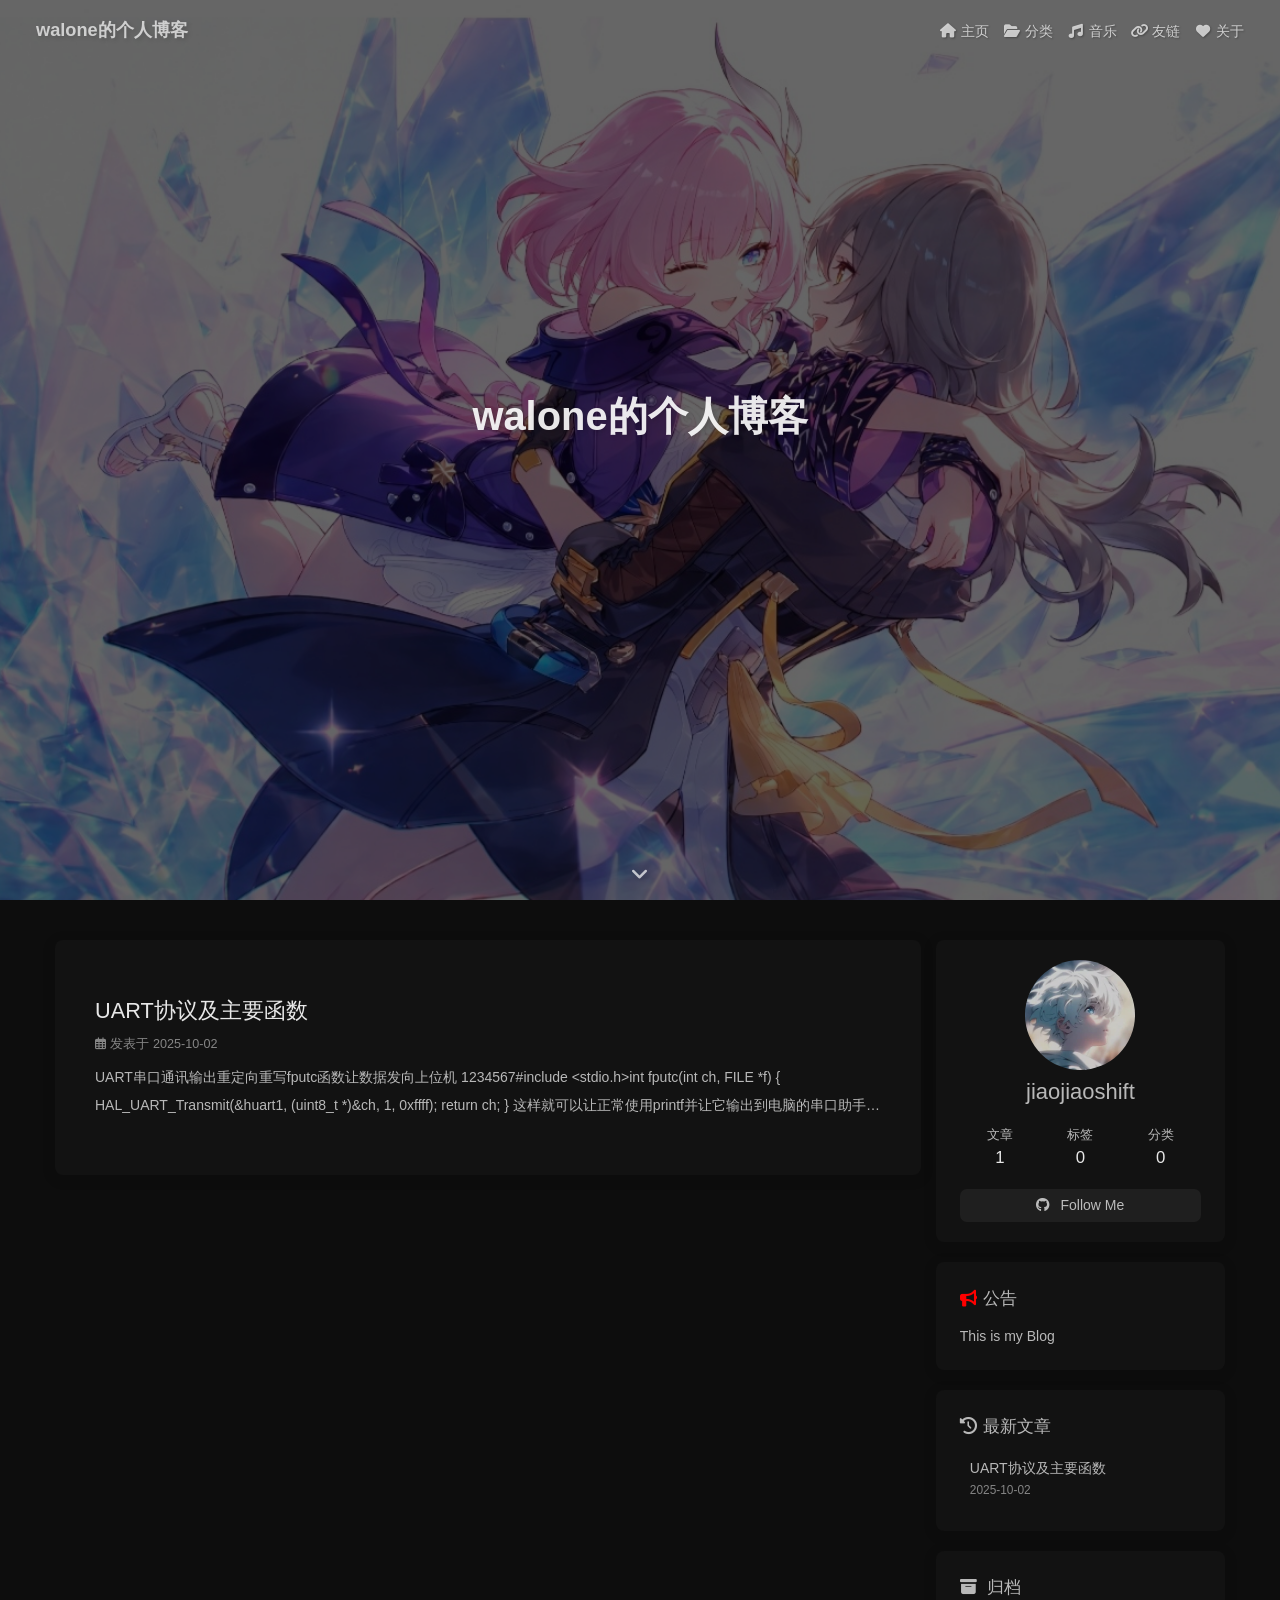
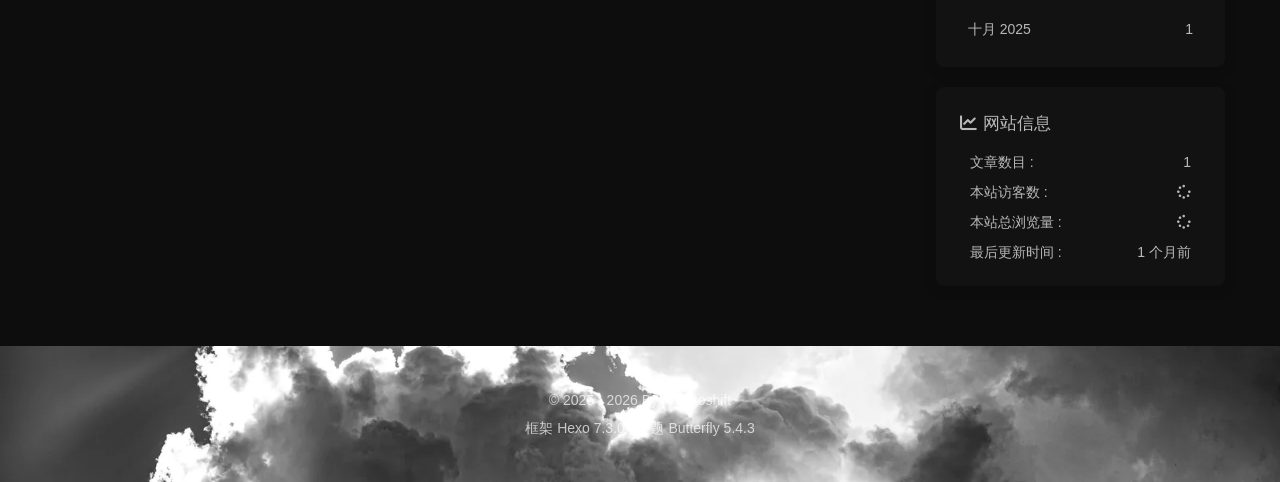
<file: index.html>
<!DOCTYPE html><html lang="zh-CN" data-theme="dark"><head><meta charset="UTF-8"><meta http-equiv="X-UA-Compatible" content="IE=edge"><meta name="viewport" content="width=device-width, initial-scale=1.0,viewport-fit=cover"><link rel="preload" as="image" type="image/jpeg" href="/assets/mainpage.jpg?v=original-32d608fe" fetchpriority="high"><title>walone的个人博客</title><meta name="author" content="jiaojiaoshift"><meta name="copyright" content="jiaojiaoshift"><meta name="format-detection" content="telephone=no"><meta name="theme-color" content="#0d0d0d"><meta property="og:type" content="website">
<meta property="og:title" content="walone的个人博客">
<meta property="og:url" content="https://philia093.moe/index.html">
<meta property="og:site_name" content="walone的个人博客">
<meta property="og:locale" content="zh_CN">
<meta property="og:image" content="https://philia093.moe/assets/head.webp">
<meta property="article:author" content="jiaojiaoshift">
<meta name="twitter:card" content="summary">
<meta name="twitter:image" content="https://philia093.moe/assets/head.webp"><script type="application/ld+json">{
  "@context": "https://schema.org",
  "@type": "WebSite",
  "name": "walone的个人博客",
  "url": "https://philia093.moe/"
}</script><link rel="shortcut icon" href="/img/favicon.ico"><link rel="canonical" href="https://philia093.moe/index.html"><link rel="preconnect" href="//busuanzi.ibruce.info"><link rel="stylesheet" href="/css/index.css"><link rel="stylesheet" href="/vendor/fontawesome/css/all.min.css"><script>
    (() => {
      
    const saveToLocal = {
      set: (key, value, ttl) => {
        if (!ttl) return
        const expiry = Date.now() + ttl * 86400000
        localStorage.setItem(key, JSON.stringify({ value, expiry }))
      },
      get: key => {
        const itemStr = localStorage.getItem(key)
        if (!itemStr) return undefined
        const { value, expiry } = JSON.parse(itemStr)
        if (Date.now() > expiry) {
          localStorage.removeItem(key)
          return undefined
        }
        return value
      }
    }

    window.btf = {
      saveToLocal,
      getScript: (url, attr = {}) => new Promise((resolve, reject) => {
        const script = document.createElement('script')
        script.src = url
        script.async = true
        Object.entries(attr).forEach(([key, val]) => script.setAttribute(key, val))
        script.onload = script.onreadystatechange = () => {
          if (!script.readyState || /loaded|complete/.test(script.readyState)) resolve()
        }
        script.onerror = reject
        document.head.appendChild(script)
      }),
      getCSS: (url, id) => new Promise((resolve, reject) => {
        const link = document.createElement('link')
        link.rel = 'stylesheet'
        link.href = url
        if (id) link.id = id
        link.onload = link.onreadystatechange = () => {
          if (!link.readyState || /loaded|complete/.test(link.readyState)) resolve()
        }
        link.onerror = reject
        document.head.appendChild(link)
      }),
      addGlobalFn: (key, fn, name = false, parent = window) => {
        if (!false && key.startsWith('pjax')) return
        const globalFn = parent.globalFn || {}
        globalFn[key] = globalFn[key] || {}
        globalFn[key][name || Object.keys(globalFn[key]).length] = fn
        parent.globalFn = globalFn
      }
    }
  
      
      const activateDarkMode = () => {
        document.documentElement.setAttribute('data-theme', 'dark')
        if (document.querySelector('meta[name="theme-color"]') !== null) {
          document.querySelector('meta[name="theme-color"]').setAttribute('content', '#0d0d0d')
        }
      }
      const activateLightMode = () => {
        document.documentElement.setAttribute('data-theme', 'light')
        if (document.querySelector('meta[name="theme-color"]') !== null) {
          document.querySelector('meta[name="theme-color"]').setAttribute('content', '#ffffff')
        }
      }

      btf.activateDarkMode = activateDarkMode
      btf.activateLightMode = activateLightMode

      const theme = saveToLocal.get('theme')
    
          theme === 'dark' ? activateDarkMode() : theme === 'light' ? activateLightMode() : null
        
      
      const asideStatus = saveToLocal.get('aside-status')
      if (asideStatus !== undefined) {
        document.documentElement.classList.toggle('hide-aside', asideStatus === 'hide')
      }
    
      
    const detectApple = () => {
      if (/iPad|iPhone|iPod|Macintosh/.test(navigator.userAgent)) {
        document.documentElement.classList.add('apple')
      }
    }
    detectApple()
  
    })()
  </script><script>const GLOBAL_CONFIG = {
  root: '/',
  algolia: undefined,
  localSearch: undefined,
  translate: undefined,
  highlight: {"plugin":"highlight.js","highlightCopy":true,"highlightLang":true,"highlightHeightLimit":false,"highlightFullpage":false,"highlightMacStyle":false},
  copy: {
    success: '复制成功',
    error: '复制失败',
    noSupport: '浏览器不支持'
  },
  relativeDate: {
    homepage: false,
    post: false
  },
  runtime: '',
  dateSuffix: {
    just: '刚刚',
    min: '分钟前',
    hour: '小时前',
    day: '天前',
    month: '个月前'
  },
  copyright: undefined,
  lightbox: 'null',
  Snackbar: undefined,
  infinitegrid: {
    js: 'https://cdn.jsdelivr.net/npm/@egjs/infinitegrid/dist/infinitegrid.min.js',
    buttonText: '加载更多'
  },
  isPhotoFigcaption: false,
  islazyloadPlugin: false,
  isAnchor: false,
  percent: {
    toc: true,
    rightside: false,
  },
  autoDarkmode: false
}</script><script id="config-diff">var GLOBAL_CONFIG_SITE = {
  title: 'walone的个人博客',
  isHighlightShrink: false,
  isToc: false,
  pageType: 'home'
}</script><link rel="stylesheet" href="/css/performance.css?v=original-dark-20261012"><meta name="generator" content="Hexo 7.3.0"><noscript><style>#footer{background-image:url("/assets/bottom.webp")}</style></noscript></head><body><div id="sidebar"><div id="menu-mask"></div><div id="sidebar-menus"><div class="avatar-img text-center"><img src="/assets/head.webp" onerror="this.onerror=null;this.src='/img/friend_404.gif'" alt="avatar" loading="lazy" decoding="async" width="256" height="256"></div><div class="site-data text-center"><a href="/archives/"><div class="headline">文章</div><div class="length-num">1</div></a><a href="/tags/"><div class="headline">标签</div><div class="length-num">0</div></a><a href="/categories/"><div class="headline">分类</div><div class="length-num">0</div></a></div><div class="menus_items"><div class="menus_item"><a class="site-page" href="/"><i class="fa-fw fas fa-home"></i><span> 主页</span></a></div><div class="menus_item"><a class="site-page" href="/categories/"><i class="fa-fw fas fa-folder-open"></i><span> 分类</span></a></div><div class="menus_item"><a class="site-page" href="/music/"><i class="fa-fw fas fa-music"></i><span> 音乐</span></a></div><div class="menus_item"><a class="site-page" href="/link/"><i class="fa-fw fas fa-link"></i><span> 友链</span></a></div><div class="menus_item"><a class="site-page" href="/about/"><i class="fa-fw fas fa-heart"></i><span> 关于</span></a></div></div></div></div><div class="page" id="body-wrap"><header class="full_page optimized-hero" id="page-header" style=""><nav id="nav"><span id="blog-info"><a class="nav-site-title" href="/"><span class="site-name">walone的个人博客</span></a></span><div id="menus"><div class="menus_items"><div class="menus_item"><a class="site-page" href="/"><i class="fa-fw fas fa-home"></i><span> 主页</span></a></div><div class="menus_item"><a class="site-page" href="/categories/"><i class="fa-fw fas fa-folder-open"></i><span> 分类</span></a></div><div class="menus_item"><a class="site-page" href="/music/"><i class="fa-fw fas fa-music"></i><span> 音乐</span></a></div><div class="menus_item"><a class="site-page" href="/link/"><i class="fa-fw fas fa-link"></i><span> 友链</span></a></div><div class="menus_item"><a class="site-page" href="/about/"><i class="fa-fw fas fa-heart"></i><span> 关于</span></a></div></div><div id="toggle-menu"><span class="site-page"><i class="fas fa-bars fa-fw"></i></span></div></div></nav><div id="site-info"><h1 id="site-title">walone的个人博客</h1></div><div id="scroll-down"><i class="fas fa-angle-down scroll-down-effects"></i></div></header><main class="layout" id="content-inner"><div class="recent-posts nc" id="recent-posts"><div class="recent-post-items"><div class="recent-post-item"><div class="recent-post-info no-cover"><a class="article-title" href="/2025/10/02/UART%E5%85%B3%E4%BA%8E%E4%B8%AD%E6%96%AD%E7%9A%84%E9%97%AE%E9%A2%98/" title="UART协议及主要函数">UART协议及主要函数</a><div class="article-meta-wrap"><span class="post-meta-date"><i class="far fa-calendar-alt"></i><span class="article-meta-label">发表于</span><time datetime="2025-10-01T16:01:15.834Z" title="发表于 2025-10-02 00:01:15">2025-10-02</time></span></div><div class="content">UART串口通讯输出重定向重写fputc函数让数据发向上位机 1234567#include &lt;stdio.h&gt;int fputc(int ch, FILE *f) {		HAL_UART_Transmit(&amp;huart1, (uint8_t *)&amp;ch, 1, 0xffff);		return ch; }  这样就可以让正常使用printf并让它输出到电脑的串口助手以方便调试。 阻塞模式：主要函数阻塞模式意味着该函数会一直停留在当前调用位置，直到数据发送完成或发生超时。这种模式可能会 导致程序在数据传输期间停止响应其他任务，因此它适合较短时间的通信任务。 串口阻塞方式接收函数HAL_UART_Receive12HAL_StatusTypeDef HAL_UART_Receive(UART_HandleTypeDef *huart, uint8_t *pData, uint16_t Size, uint32_t Timeout)    串口阻塞方式发送函数HAL_UART_Transmit12HAL_StatusTypeDef HA...</div></div></div></div></div><div class="aside-content" id="aside-content"><div class="card-widget card-info text-center"><div class="avatar-img"><img src="/assets/head.webp" onerror="this.onerror=null;this.src='/img/friend_404.gif'" alt="avatar" loading="lazy" decoding="async" width="256" height="256"></div><div class="author-info-name">jiaojiaoshift</div><div class="author-info-description"></div><div class="site-data"><a href="/archives/"><div class="headline">文章</div><div class="length-num">1</div></a><a href="/tags/"><div class="headline">标签</div><div class="length-num">0</div></a><a href="/categories/"><div class="headline">分类</div><div class="length-num">0</div></a></div><a id="card-info-btn" target="_blank" rel="noopener" href="https://github.com/xxxxxx"><i class="fab fa-github"></i><span>Follow Me</span></a></div><div class="card-widget card-announcement"><div class="item-headline"><i class="fas fa-bullhorn fa-shake"></i><span>公告</span></div><div class="announcement_content">This is my Blog</div></div><div class="sticky_layout"><div class="card-widget card-recent-post"><div class="item-headline"><i class="fas fa-history"></i><span>最新文章</span></div><div class="aside-list"><div class="aside-list-item no-cover"><div class="content"><a class="title" href="/2025/10/02/UART%E5%85%B3%E4%BA%8E%E4%B8%AD%E6%96%AD%E7%9A%84%E9%97%AE%E9%A2%98/" title="UART协议及主要函数">UART协议及主要函数</a><time datetime="2025-10-01T16:01:15.834Z" title="发表于 2025-10-02 00:01:15">2025-10-02</time></div></div></div></div><div class="card-widget card-archives">
    <div class="item-headline">
      <i class="fas fa-archive"></i>
      <span>归档</span>
      
    </div>
  
    <ul class="card-archive-list">
      
        <li class="card-archive-list-item">
          <a class="card-archive-list-link" href="/archives/2025/10/">
            <span class="card-archive-list-date">
              十月 2025
            </span>
            <span class="card-archive-list-count">1</span>
          </a>
        </li>
      
    </ul>
  </div><div class="card-widget card-webinfo"><div class="item-headline"><i class="fas fa-chart-line"></i><span>网站信息</span></div><div class="webinfo"><div class="webinfo-item"><div class="item-name">文章数目 :</div><div class="item-count">1</div></div><div class="webinfo-item"><div class="item-name">本站访客数 :</div><div class="item-count" id="busuanzi_value_site_uv"><i class="fa-solid fa-spinner fa-spin"></i></div></div><div class="webinfo-item"><div class="item-name">本站总浏览量 :</div><div class="item-count" id="busuanzi_value_site_pv"><i class="fa-solid fa-spinner fa-spin"></i></div></div><div class="webinfo-item"><div class="item-name">最后更新时间 :</div><div class="item-count" id="last-push-date" data-lastpushdate="2026-10-17T18:55:48.704Z"><i class="fa-solid fa-spinner fa-spin"></i></div></div></div></div></div></div></main><footer id="footer" style="" data-deferred-background="/assets/bottom.webp"><div class="footer-other"><div class="footer-copyright"><span class="copyright">©&nbsp;2025 - 2026 By jiaojiaoshift</span><span class="framework-info"><span>框架 </span><a target="_blank" rel="noopener" href="https://hexo.io">Hexo 7.3.0</a><span class="footer-separator">|</span><span>主题 </span><a target="_blank" rel="noopener" href="https://github.com/jerryc127/hexo-theme-butterfly">Butterfly 5.4.3</a></span></div></div></footer></div><div id="rightside"><div id="rightside-config-hide"><button id="darkmode" type="button" title="日间和夜间模式切换"><i class="fas fa-adjust"></i></button><button id="hide-aside-btn" type="button" title="单栏和双栏切换"><i class="fas fa-arrows-alt-h"></i></button></div><div id="rightside-config-show"><button id="rightside-config" type="button" title="设置"><i class="fas fa-cog fa-spin"></i></button><button id="go-up" type="button" title="回到顶部"><span class="scroll-percent"></span><i class="fas fa-arrow-up"></i></button></div></div><div><script src="/js/utils.js"></script><script src="/js/main.js"></script><div class="js-pjax"></div><script defer="" src="/js/performance.js"></script><script async="" data-pjax="" src="//busuanzi.ibruce.info/busuanzi/2.3/busuanzi.pure.mini.js"></script></div></body></html>
</file>
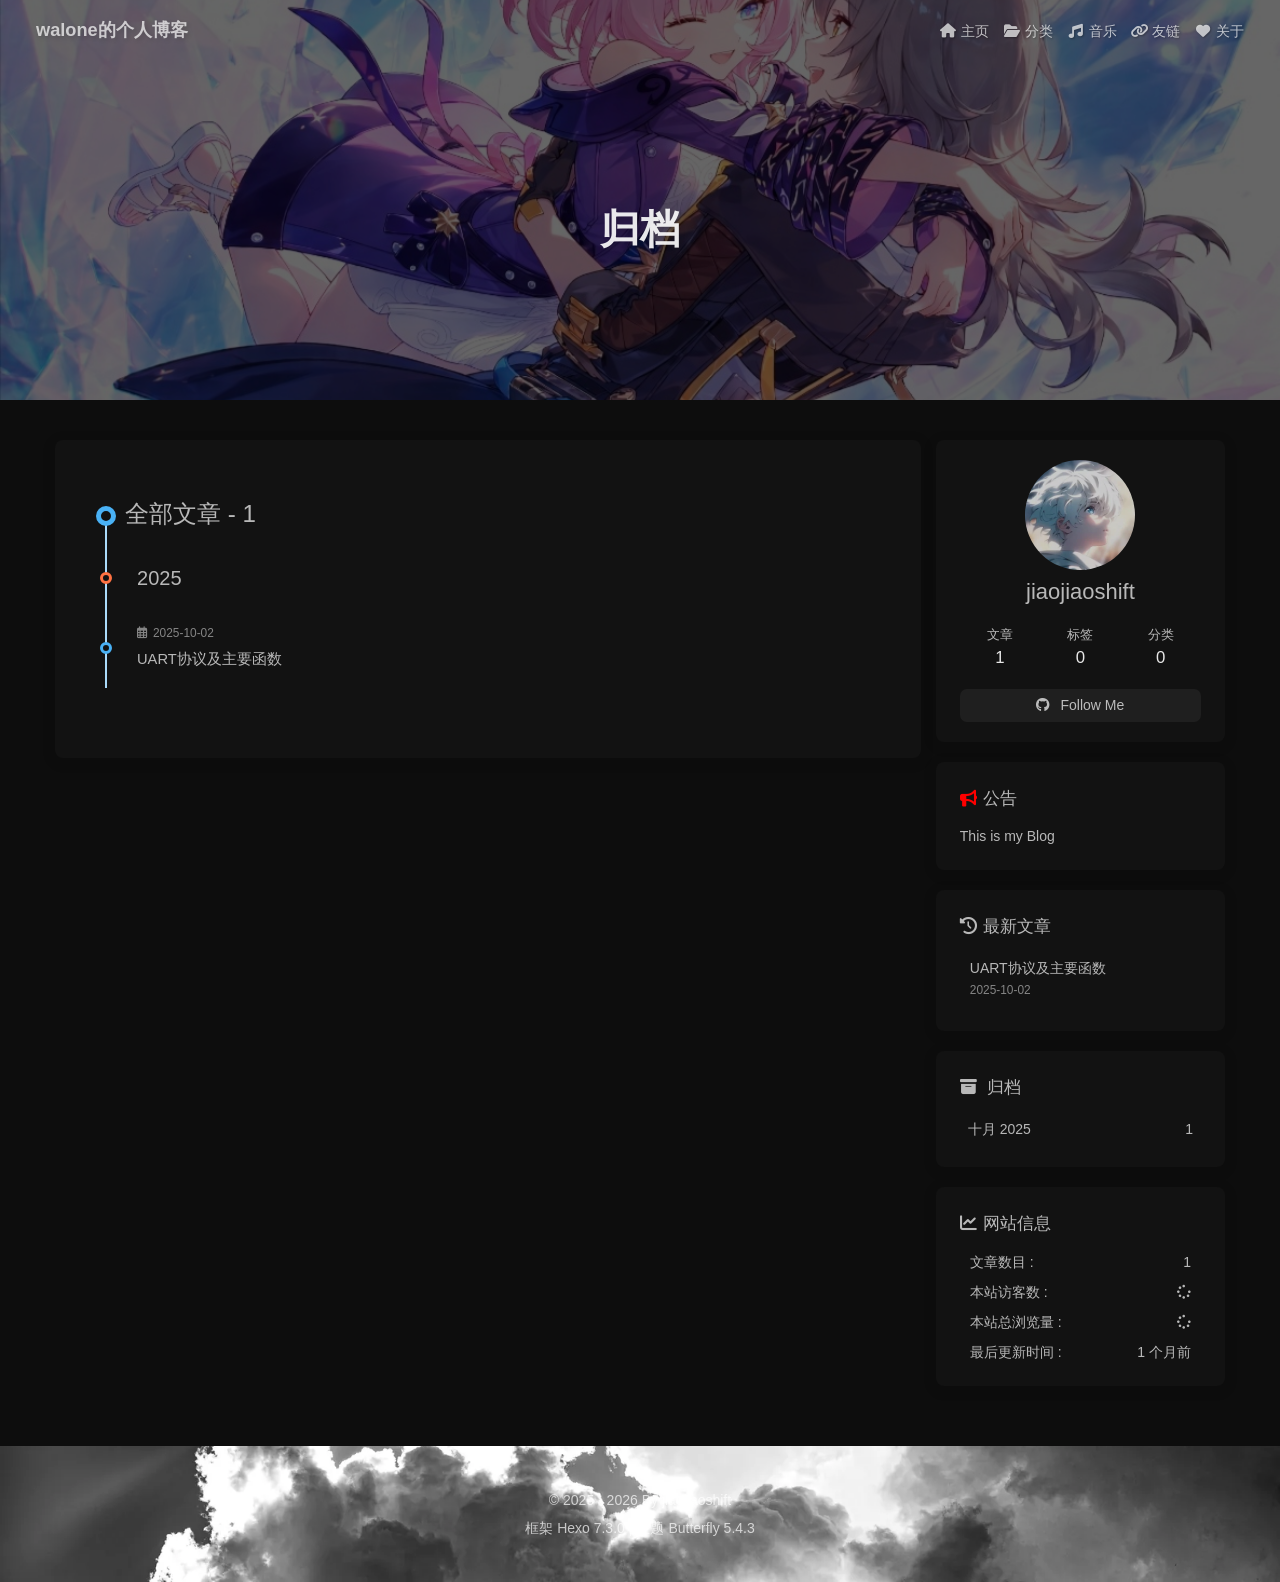
<file: archives/index.html>
<!DOCTYPE html><html lang="zh-CN" data-theme="dark"><head><meta charset="UTF-8"><meta http-equiv="X-UA-Compatible" content="IE=edge"><meta name="viewport" content="width=device-width, initial-scale=1.0,viewport-fit=cover"><link rel="preload" as="image" type="image/jpeg" href="/assets/mainpage.jpg?v=original-32d608fe" fetchpriority="high"><title>归档 | walone的个人博客</title><meta name="author" content="jiaojiaoshift"><meta name="copyright" content="jiaojiaoshift"><meta name="format-detection" content="telephone=no"><meta name="theme-color" content="#0d0d0d"><meta property="og:type" content="website">
<meta property="og:title" content="归档">
<meta property="og:url" content="https://philia093.moe/archives/index.html">
<meta property="og:site_name" content="walone的个人博客">
<meta property="og:locale" content="zh_CN">
<meta property="og:image" content="https://philia093.moe/assets/head.webp">
<meta property="article:author" content="jiaojiaoshift">
<meta name="twitter:card" content="summary">
<meta name="twitter:image" content="https://philia093.moe/assets/head.webp"><script type="application/ld+json"></script><link rel="shortcut icon" href="/img/favicon.ico"><link rel="canonical" href="https://philia093.moe/archives/index.html"><link rel="preconnect" href="//busuanzi.ibruce.info"><link rel="stylesheet" href="/css/index.css"><link rel="stylesheet" href="/vendor/fontawesome/css/all.min.css"><script>
    (() => {
      
    const saveToLocal = {
      set: (key, value, ttl) => {
        if (!ttl) return
        const expiry = Date.now() + ttl * 86400000
        localStorage.setItem(key, JSON.stringify({ value, expiry }))
      },
      get: key => {
        const itemStr = localStorage.getItem(key)
        if (!itemStr) return undefined
        const { value, expiry } = JSON.parse(itemStr)
        if (Date.now() > expiry) {
          localStorage.removeItem(key)
          return undefined
        }
        return value
      }
    }

    window.btf = {
      saveToLocal,
      getScript: (url, attr = {}) => new Promise((resolve, reject) => {
        const script = document.createElement('script')
        script.src = url
        script.async = true
        Object.entries(attr).forEach(([key, val]) => script.setAttribute(key, val))
        script.onload = script.onreadystatechange = () => {
          if (!script.readyState || /loaded|complete/.test(script.readyState)) resolve()
        }
        script.onerror = reject
        document.head.appendChild(script)
      }),
      getCSS: (url, id) => new Promise((resolve, reject) => {
        const link = document.createElement('link')
        link.rel = 'stylesheet'
        link.href = url
        if (id) link.id = id
        link.onload = link.onreadystatechange = () => {
          if (!link.readyState || /loaded|complete/.test(link.readyState)) resolve()
        }
        link.onerror = reject
        document.head.appendChild(link)
      }),
      addGlobalFn: (key, fn, name = false, parent = window) => {
        if (!false && key.startsWith('pjax')) return
        const globalFn = parent.globalFn || {}
        globalFn[key] = globalFn[key] || {}
        globalFn[key][name || Object.keys(globalFn[key]).length] = fn
        parent.globalFn = globalFn
      }
    }
  
      
      const activateDarkMode = () => {
        document.documentElement.setAttribute('data-theme', 'dark')
        if (document.querySelector('meta[name="theme-color"]') !== null) {
          document.querySelector('meta[name="theme-color"]').setAttribute('content', '#0d0d0d')
        }
      }
      const activateLightMode = () => {
        document.documentElement.setAttribute('data-theme', 'light')
        if (document.querySelector('meta[name="theme-color"]') !== null) {
          document.querySelector('meta[name="theme-color"]').setAttribute('content', '#ffffff')
        }
      }

      btf.activateDarkMode = activateDarkMode
      btf.activateLightMode = activateLightMode

      const theme = saveToLocal.get('theme')
    
          theme === 'dark' ? activateDarkMode() : theme === 'light' ? activateLightMode() : null
        
      
      const asideStatus = saveToLocal.get('aside-status')
      if (asideStatus !== undefined) {
        document.documentElement.classList.toggle('hide-aside', asideStatus === 'hide')
      }
    
      
    const detectApple = () => {
      if (/iPad|iPhone|iPod|Macintosh/.test(navigator.userAgent)) {
        document.documentElement.classList.add('apple')
      }
    }
    detectApple()
  
    })()
  </script><script>const GLOBAL_CONFIG = {
  root: '/',
  algolia: undefined,
  localSearch: undefined,
  translate: undefined,
  highlight: {"plugin":"highlight.js","highlightCopy":true,"highlightLang":true,"highlightHeightLimit":false,"highlightFullpage":false,"highlightMacStyle":false},
  copy: {
    success: '复制成功',
    error: '复制失败',
    noSupport: '浏览器不支持'
  },
  relativeDate: {
    homepage: false,
    post: false
  },
  runtime: '',
  dateSuffix: {
    just: '刚刚',
    min: '分钟前',
    hour: '小时前',
    day: '天前',
    month: '个月前'
  },
  copyright: undefined,
  lightbox: 'null',
  Snackbar: undefined,
  infinitegrid: {
    js: 'https://cdn.jsdelivr.net/npm/@egjs/infinitegrid/dist/infinitegrid.min.js',
    buttonText: '加载更多'
  },
  isPhotoFigcaption: false,
  islazyloadPlugin: false,
  isAnchor: false,
  percent: {
    toc: true,
    rightside: false,
  },
  autoDarkmode: false
}</script><script id="config-diff">var GLOBAL_CONFIG_SITE = {
  title: '归档',
  isHighlightShrink: false,
  isToc: false,
  pageType: 'archive'
}</script><link rel="stylesheet" href="/css/performance.css?v=original-dark-20261012"><meta name="generator" content="Hexo 7.3.0"><noscript><style>#footer{background-image:url("/assets/bottom.webp")}</style></noscript></head><body><div id="sidebar"><div id="menu-mask"></div><div id="sidebar-menus"><div class="avatar-img text-center"><img src="/assets/head.webp" onerror="this.onerror=null;this.src='/img/friend_404.gif'" alt="avatar" loading="lazy" decoding="async" width="256" height="256"></div><div class="site-data text-center"><a href="/archives/"><div class="headline">文章</div><div class="length-num">1</div></a><a href="/tags/"><div class="headline">标签</div><div class="length-num">0</div></a><a href="/categories/"><div class="headline">分类</div><div class="length-num">0</div></a></div><div class="menus_items"><div class="menus_item"><a class="site-page" href="/"><i class="fa-fw fas fa-home"></i><span> 主页</span></a></div><div class="menus_item"><a class="site-page" href="/categories/"><i class="fa-fw fas fa-folder-open"></i><span> 分类</span></a></div><div class="menus_item"><a class="site-page" href="/music/"><i class="fa-fw fas fa-music"></i><span> 音乐</span></a></div><div class="menus_item"><a class="site-page" href="/link/"><i class="fa-fw fas fa-link"></i><span> 友链</span></a></div><div class="menus_item"><a class="site-page" href="/about/"><i class="fa-fw fas fa-heart"></i><span> 关于</span></a></div></div></div></div><div class="page" id="body-wrap"><header class="not-home-page optimized-hero" id="page-header" style=""><nav id="nav"><span id="blog-info"><a class="nav-site-title" href="/"><span class="site-name">walone的个人博客</span></a></span><div id="menus"><div class="menus_items"><div class="menus_item"><a class="site-page" href="/"><i class="fa-fw fas fa-home"></i><span> 主页</span></a></div><div class="menus_item"><a class="site-page" href="/categories/"><i class="fa-fw fas fa-folder-open"></i><span> 分类</span></a></div><div class="menus_item"><a class="site-page" href="/music/"><i class="fa-fw fas fa-music"></i><span> 音乐</span></a></div><div class="menus_item"><a class="site-page" href="/link/"><i class="fa-fw fas fa-link"></i><span> 友链</span></a></div><div class="menus_item"><a class="site-page" href="/about/"><i class="fa-fw fas fa-heart"></i><span> 关于</span></a></div></div><div id="toggle-menu"><span class="site-page"><i class="fas fa-bars fa-fw"></i></span></div></div></nav><div id="page-site-info"><h1 id="site-title">归档</h1></div></header><main class="layout" id="content-inner"><div id="archive"><div class="article-sort-title">全部文章 - 1</div><div class="article-sort"><div class="article-sort-item year">2025</div><div class="article-sort-item no-article-cover"><div class="article-sort-item-info"><div class="article-sort-item-time"><i class="far fa-calendar-alt"></i><time class="post-meta-date-created" datetime="2025-10-01T16:01:15.834Z" title="发表于 2025-10-02 00:01:15">2025-10-02</time></div><a class="article-sort-item-title" href="/2025/10/02/UART%E5%85%B3%E4%BA%8E%E4%B8%AD%E6%96%AD%E7%9A%84%E9%97%AE%E9%A2%98/" title="UART协议及主要函数">UART协议及主要函数</a></div></div></div></div><div class="aside-content" id="aside-content"><div class="card-widget card-info text-center"><div class="avatar-img"><img src="/assets/head.webp" onerror="this.onerror=null;this.src='/img/friend_404.gif'" alt="avatar" loading="lazy" decoding="async" width="256" height="256"></div><div class="author-info-name">jiaojiaoshift</div><div class="author-info-description"></div><div class="site-data"><a href="/archives/"><div class="headline">文章</div><div class="length-num">1</div></a><a href="/tags/"><div class="headline">标签</div><div class="length-num">0</div></a><a href="/categories/"><div class="headline">分类</div><div class="length-num">0</div></a></div><a id="card-info-btn" target="_blank" rel="noopener" href="https://github.com/xxxxxx"><i class="fab fa-github"></i><span>Follow Me</span></a></div><div class="card-widget card-announcement"><div class="item-headline"><i class="fas fa-bullhorn fa-shake"></i><span>公告</span></div><div class="announcement_content">This is my Blog</div></div><div class="sticky_layout"><div class="card-widget card-recent-post"><div class="item-headline"><i class="fas fa-history"></i><span>最新文章</span></div><div class="aside-list"><div class="aside-list-item no-cover"><div class="content"><a class="title" href="/2025/10/02/UART%E5%85%B3%E4%BA%8E%E4%B8%AD%E6%96%AD%E7%9A%84%E9%97%AE%E9%A2%98/" title="UART协议及主要函数">UART协议及主要函数</a><time datetime="2025-10-01T16:01:15.834Z" title="发表于 2025-10-02 00:01:15">2025-10-02</time></div></div></div></div><div class="card-widget card-archives">
    <div class="item-headline">
      <i class="fas fa-archive"></i>
      <span>归档</span>
      
    </div>
  
    <ul class="card-archive-list">
      
        <li class="card-archive-list-item">
          <a class="card-archive-list-link" href="/archives/2025/10/">
            <span class="card-archive-list-date">
              十月 2025
            </span>
            <span class="card-archive-list-count">1</span>
          </a>
        </li>
      
    </ul>
  </div><div class="card-widget card-webinfo"><div class="item-headline"><i class="fas fa-chart-line"></i><span>网站信息</span></div><div class="webinfo"><div class="webinfo-item"><div class="item-name">文章数目 :</div><div class="item-count">1</div></div><div class="webinfo-item"><div class="item-name">本站访客数 :</div><div class="item-count" id="busuanzi_value_site_uv"><i class="fa-solid fa-spinner fa-spin"></i></div></div><div class="webinfo-item"><div class="item-name">本站总浏览量 :</div><div class="item-count" id="busuanzi_value_site_pv"><i class="fa-solid fa-spinner fa-spin"></i></div></div><div class="webinfo-item"><div class="item-name">最后更新时间 :</div><div class="item-count" id="last-push-date" data-lastpushdate="2026-10-17T18:55:48.704Z"><i class="fa-solid fa-spinner fa-spin"></i></div></div></div></div></div></div></main><footer id="footer" style="" data-deferred-background="/assets/bottom.webp"><div class="footer-other"><div class="footer-copyright"><span class="copyright">©&nbsp;2025 - 2026 By jiaojiaoshift</span><span class="framework-info"><span>框架 </span><a target="_blank" rel="noopener" href="https://hexo.io">Hexo 7.3.0</a><span class="footer-separator">|</span><span>主题 </span><a target="_blank" rel="noopener" href="https://github.com/jerryc127/hexo-theme-butterfly">Butterfly 5.4.3</a></span></div></div></footer></div><div id="rightside"><div id="rightside-config-hide"><button id="darkmode" type="button" title="日间和夜间模式切换"><i class="fas fa-adjust"></i></button><button id="hide-aside-btn" type="button" title="单栏和双栏切换"><i class="fas fa-arrows-alt-h"></i></button></div><div id="rightside-config-show"><button id="rightside-config" type="button" title="设置"><i class="fas fa-cog fa-spin"></i></button><button id="go-up" type="button" title="回到顶部"><span class="scroll-percent"></span><i class="fas fa-arrow-up"></i></button></div></div><div><script src="/js/utils.js"></script><script src="/js/main.js"></script><div class="js-pjax"></div><script defer="" src="/js/performance.js"></script><script async="" data-pjax="" src="//busuanzi.ibruce.info/busuanzi/2.3/busuanzi.pure.mini.js"></script></div></body></html>
</file>
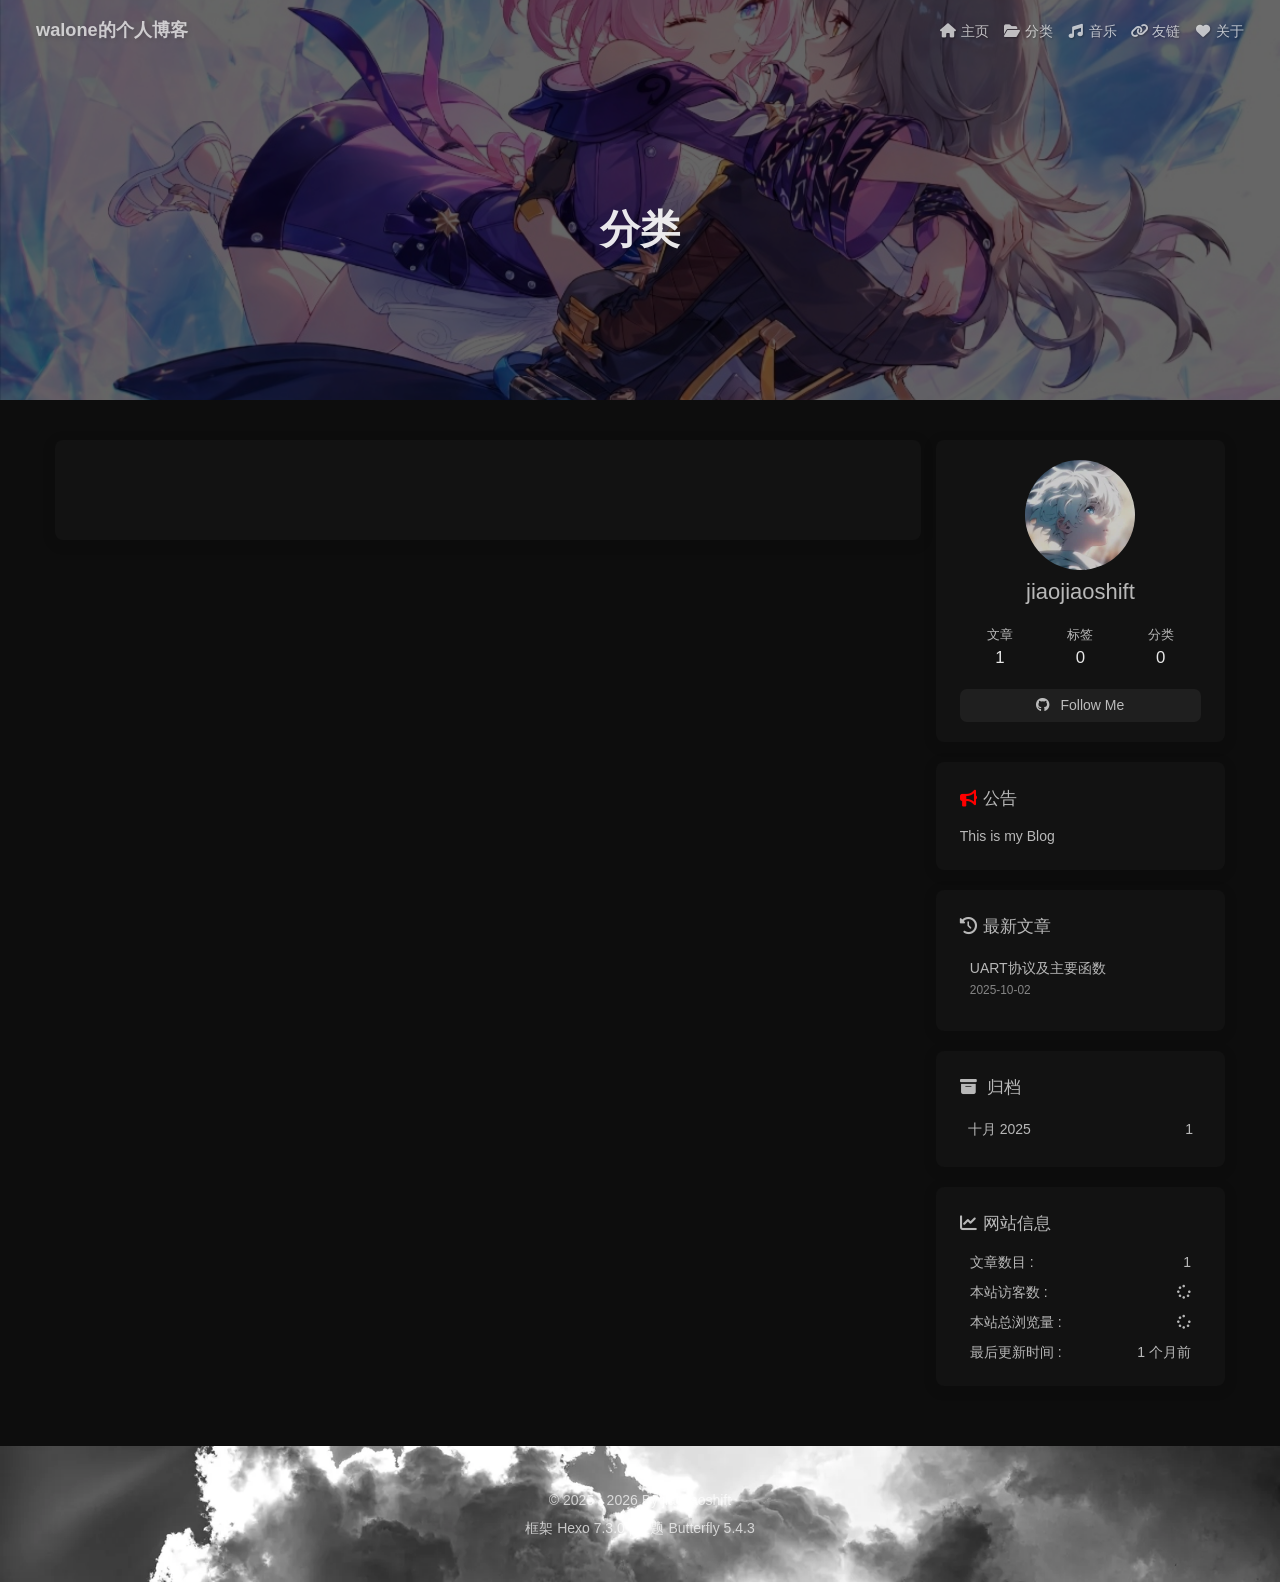
<file: categories/index.html>
<!DOCTYPE html><html lang="zh-CN" data-theme="dark"><head><meta charset="UTF-8"><meta http-equiv="X-UA-Compatible" content="IE=edge"><meta name="viewport" content="width=device-width, initial-scale=1.0,viewport-fit=cover"><link rel="preload" as="image" type="image/jpeg" href="/assets/mainpage.jpg?v=original-32d608fe" fetchpriority="high"><title>分类 | walone的个人博客</title><meta name="author" content="jiaojiaoshift"><meta name="copyright" content="jiaojiaoshift"><meta name="format-detection" content="telephone=no"><meta name="theme-color" content="#0d0d0d"><meta property="og:type" content="website">
<meta property="og:title" content="分类">
<meta property="og:url" content="https://philia093.moe/categories/index.html">
<meta property="og:site_name" content="walone的个人博客">
<meta property="og:locale" content="zh_CN">
<meta property="og:image" content="https://philia093.moe/assets/head.webp">
<meta property="article:published_time" content="2025-09-07T16:01:12.000Z">
<meta property="article:modified_time" content="2025-09-09T07:08:46.655Z">
<meta property="article:author" content="jiaojiaoshift">
<meta name="twitter:card" content="summary">
<meta name="twitter:image" content="https://philia093.moe/assets/head.webp"><script type="application/ld+json"></script><link rel="shortcut icon" href="/img/favicon.ico"><link rel="canonical" href="https://philia093.moe/categories/index.html"><link rel="preconnect" href="//busuanzi.ibruce.info"><link rel="stylesheet" href="/css/index.css"><link rel="stylesheet" href="/vendor/fontawesome/css/all.min.css"><script>
    (() => {
      
    const saveToLocal = {
      set: (key, value, ttl) => {
        if (!ttl) return
        const expiry = Date.now() + ttl * 86400000
        localStorage.setItem(key, JSON.stringify({ value, expiry }))
      },
      get: key => {
        const itemStr = localStorage.getItem(key)
        if (!itemStr) return undefined
        const { value, expiry } = JSON.parse(itemStr)
        if (Date.now() > expiry) {
          localStorage.removeItem(key)
          return undefined
        }
        return value
      }
    }

    window.btf = {
      saveToLocal,
      getScript: (url, attr = {}) => new Promise((resolve, reject) => {
        const script = document.createElement('script')
        script.src = url
        script.async = true
        Object.entries(attr).forEach(([key, val]) => script.setAttribute(key, val))
        script.onload = script.onreadystatechange = () => {
          if (!script.readyState || /loaded|complete/.test(script.readyState)) resolve()
        }
        script.onerror = reject
        document.head.appendChild(script)
      }),
      getCSS: (url, id) => new Promise((resolve, reject) => {
        const link = document.createElement('link')
        link.rel = 'stylesheet'
        link.href = url
        if (id) link.id = id
        link.onload = link.onreadystatechange = () => {
          if (!link.readyState || /loaded|complete/.test(link.readyState)) resolve()
        }
        link.onerror = reject
        document.head.appendChild(link)
      }),
      addGlobalFn: (key, fn, name = false, parent = window) => {
        if (!false && key.startsWith('pjax')) return
        const globalFn = parent.globalFn || {}
        globalFn[key] = globalFn[key] || {}
        globalFn[key][name || Object.keys(globalFn[key]).length] = fn
        parent.globalFn = globalFn
      }
    }
  
      
      const activateDarkMode = () => {
        document.documentElement.setAttribute('data-theme', 'dark')
        if (document.querySelector('meta[name="theme-color"]') !== null) {
          document.querySelector('meta[name="theme-color"]').setAttribute('content', '#0d0d0d')
        }
      }
      const activateLightMode = () => {
        document.documentElement.setAttribute('data-theme', 'light')
        if (document.querySelector('meta[name="theme-color"]') !== null) {
          document.querySelector('meta[name="theme-color"]').setAttribute('content', '#ffffff')
        }
      }

      btf.activateDarkMode = activateDarkMode
      btf.activateLightMode = activateLightMode

      const theme = saveToLocal.get('theme')
    
          theme === 'dark' ? activateDarkMode() : theme === 'light' ? activateLightMode() : null
        
      
      const asideStatus = saveToLocal.get('aside-status')
      if (asideStatus !== undefined) {
        document.documentElement.classList.toggle('hide-aside', asideStatus === 'hide')
      }
    
      
    const detectApple = () => {
      if (/iPad|iPhone|iPod|Macintosh/.test(navigator.userAgent)) {
        document.documentElement.classList.add('apple')
      }
    }
    detectApple()
  
    })()
  </script><script>const GLOBAL_CONFIG = {
  root: '/',
  algolia: undefined,
  localSearch: undefined,
  translate: undefined,
  highlight: {"plugin":"highlight.js","highlightCopy":true,"highlightLang":true,"highlightHeightLimit":false,"highlightFullpage":false,"highlightMacStyle":false},
  copy: {
    success: '复制成功',
    error: '复制失败',
    noSupport: '浏览器不支持'
  },
  relativeDate: {
    homepage: false,
    post: false
  },
  runtime: '',
  dateSuffix: {
    just: '刚刚',
    min: '分钟前',
    hour: '小时前',
    day: '天前',
    month: '个月前'
  },
  copyright: undefined,
  lightbox: 'null',
  Snackbar: undefined,
  infinitegrid: {
    js: 'https://cdn.jsdelivr.net/npm/@egjs/infinitegrid/dist/infinitegrid.min.js',
    buttonText: '加载更多'
  },
  isPhotoFigcaption: false,
  islazyloadPlugin: false,
  isAnchor: false,
  percent: {
    toc: true,
    rightside: false,
  },
  autoDarkmode: false
}</script><script id="config-diff">var GLOBAL_CONFIG_SITE = {
  title: '分类',
  isHighlightShrink: false,
  isToc: false,
  pageType: 'page'
}</script><link rel="stylesheet" href="/css/performance.css?v=original-dark-20261012"><meta name="generator" content="Hexo 7.3.0"><noscript><style>#footer{background-image:url("/assets/bottom.webp")}</style></noscript></head><body><div id="sidebar"><div id="menu-mask"></div><div id="sidebar-menus"><div class="avatar-img text-center"><img src="/assets/head.webp" onerror="this.onerror=null;this.src='/img/friend_404.gif'" alt="avatar" loading="lazy" decoding="async" width="256" height="256"></div><div class="site-data text-center"><a href="/archives/"><div class="headline">文章</div><div class="length-num">1</div></a><a href="/tags/"><div class="headline">标签</div><div class="length-num">0</div></a><a href="/categories/"><div class="headline">分类</div><div class="length-num">0</div></a></div><div class="menus_items"><div class="menus_item"><a class="site-page" href="/"><i class="fa-fw fas fa-home"></i><span> 主页</span></a></div><div class="menus_item"><a class="site-page" href="/categories/"><i class="fa-fw fas fa-folder-open"></i><span> 分类</span></a></div><div class="menus_item"><a class="site-page" href="/music/"><i class="fa-fw fas fa-music"></i><span> 音乐</span></a></div><div class="menus_item"><a class="site-page" href="/link/"><i class="fa-fw fas fa-link"></i><span> 友链</span></a></div><div class="menus_item"><a class="site-page" href="/about/"><i class="fa-fw fas fa-heart"></i><span> 关于</span></a></div></div></div></div><div class="page type-categories" id="body-wrap"><header class="not-home-page optimized-hero" id="page-header" style=""><nav id="nav"><span id="blog-info"><a class="nav-site-title" href="/"><span class="site-name">walone的个人博客</span></a></span><div id="menus"><div class="menus_items"><div class="menus_item"><a class="site-page" href="/"><i class="fa-fw fas fa-home"></i><span> 主页</span></a></div><div class="menus_item"><a class="site-page" href="/categories/"><i class="fa-fw fas fa-folder-open"></i><span> 分类</span></a></div><div class="menus_item"><a class="site-page" href="/music/"><i class="fa-fw fas fa-music"></i><span> 音乐</span></a></div><div class="menus_item"><a class="site-page" href="/link/"><i class="fa-fw fas fa-link"></i><span> 友链</span></a></div><div class="menus_item"><a class="site-page" href="/about/"><i class="fa-fw fas fa-heart"></i><span> 关于</span></a></div></div><div id="toggle-menu"><span class="site-page"><i class="fas fa-bars fa-fw"></i></span></div></div></nav><div id="page-site-info"><h1 id="site-title">分类</h1></div></header><main class="layout" id="content-inner"><div id="page"><div class="category-lists"></div></div><div class="aside-content" id="aside-content"><div class="card-widget card-info text-center"><div class="avatar-img"><img src="/assets/head.webp" onerror="this.onerror=null;this.src='/img/friend_404.gif'" alt="avatar" loading="lazy" decoding="async" width="256" height="256"></div><div class="author-info-name">jiaojiaoshift</div><div class="author-info-description"></div><div class="site-data"><a href="/archives/"><div class="headline">文章</div><div class="length-num">1</div></a><a href="/tags/"><div class="headline">标签</div><div class="length-num">0</div></a><a href="/categories/"><div class="headline">分类</div><div class="length-num">0</div></a></div><a id="card-info-btn" target="_blank" rel="noopener" href="https://github.com/xxxxxx"><i class="fab fa-github"></i><span>Follow Me</span></a></div><div class="card-widget card-announcement"><div class="item-headline"><i class="fas fa-bullhorn fa-shake"></i><span>公告</span></div><div class="announcement_content">This is my Blog</div></div><div class="sticky_layout"><div class="card-widget card-recent-post"><div class="item-headline"><i class="fas fa-history"></i><span>最新文章</span></div><div class="aside-list"><div class="aside-list-item no-cover"><div class="content"><a class="title" href="/2025/10/02/UART%E5%85%B3%E4%BA%8E%E4%B8%AD%E6%96%AD%E7%9A%84%E9%97%AE%E9%A2%98/" title="UART协议及主要函数">UART协议及主要函数</a><time datetime="2025-10-01T16:01:15.834Z" title="发表于 2025-10-02 00:01:15">2025-10-02</time></div></div></div></div><div class="card-widget card-archives">
    <div class="item-headline">
      <i class="fas fa-archive"></i>
      <span>归档</span>
      
    </div>
  
    <ul class="card-archive-list">
      
        <li class="card-archive-list-item">
          <a class="card-archive-list-link" href="/archives/2025/10/">
            <span class="card-archive-list-date">
              十月 2025
            </span>
            <span class="card-archive-list-count">1</span>
          </a>
        </li>
      
    </ul>
  </div><div class="card-widget card-webinfo"><div class="item-headline"><i class="fas fa-chart-line"></i><span>网站信息</span></div><div class="webinfo"><div class="webinfo-item"><div class="item-name">文章数目 :</div><div class="item-count">1</div></div><div class="webinfo-item"><div class="item-name">本站访客数 :</div><div class="item-count" id="busuanzi_value_site_uv"><i class="fa-solid fa-spinner fa-spin"></i></div></div><div class="webinfo-item"><div class="item-name">本站总浏览量 :</div><div class="item-count" id="busuanzi_value_site_pv"><i class="fa-solid fa-spinner fa-spin"></i></div></div><div class="webinfo-item"><div class="item-name">最后更新时间 :</div><div class="item-count" id="last-push-date" data-lastpushdate="2026-10-17T18:55:48.704Z"><i class="fa-solid fa-spinner fa-spin"></i></div></div></div></div></div></div></main><footer id="footer" style="" data-deferred-background="/assets/bottom.webp"><div class="footer-other"><div class="footer-copyright"><span class="copyright">©&nbsp;2025 - 2026 By jiaojiaoshift</span><span class="framework-info"><span>框架 </span><a target="_blank" rel="noopener" href="https://hexo.io">Hexo 7.3.0</a><span class="footer-separator">|</span><span>主题 </span><a target="_blank" rel="noopener" href="https://github.com/jerryc127/hexo-theme-butterfly">Butterfly 5.4.3</a></span></div></div></footer></div><div id="rightside"><div id="rightside-config-hide"><button id="darkmode" type="button" title="日间和夜间模式切换"><i class="fas fa-adjust"></i></button><button id="hide-aside-btn" type="button" title="单栏和双栏切换"><i class="fas fa-arrows-alt-h"></i></button></div><div id="rightside-config-show"><button id="rightside-config" type="button" title="设置"><i class="fas fa-cog fa-spin"></i></button><button id="go-up" type="button" title="回到顶部"><span class="scroll-percent"></span><i class="fas fa-arrow-up"></i></button></div></div><div><script src="/js/utils.js"></script><script src="/js/main.js"></script><div class="js-pjax"></div><script defer="" src="/js/performance.js"></script><script async="" data-pjax="" src="//busuanzi.ibruce.info/busuanzi/2.3/busuanzi.pure.mini.js"></script></div></body></html>
</file>
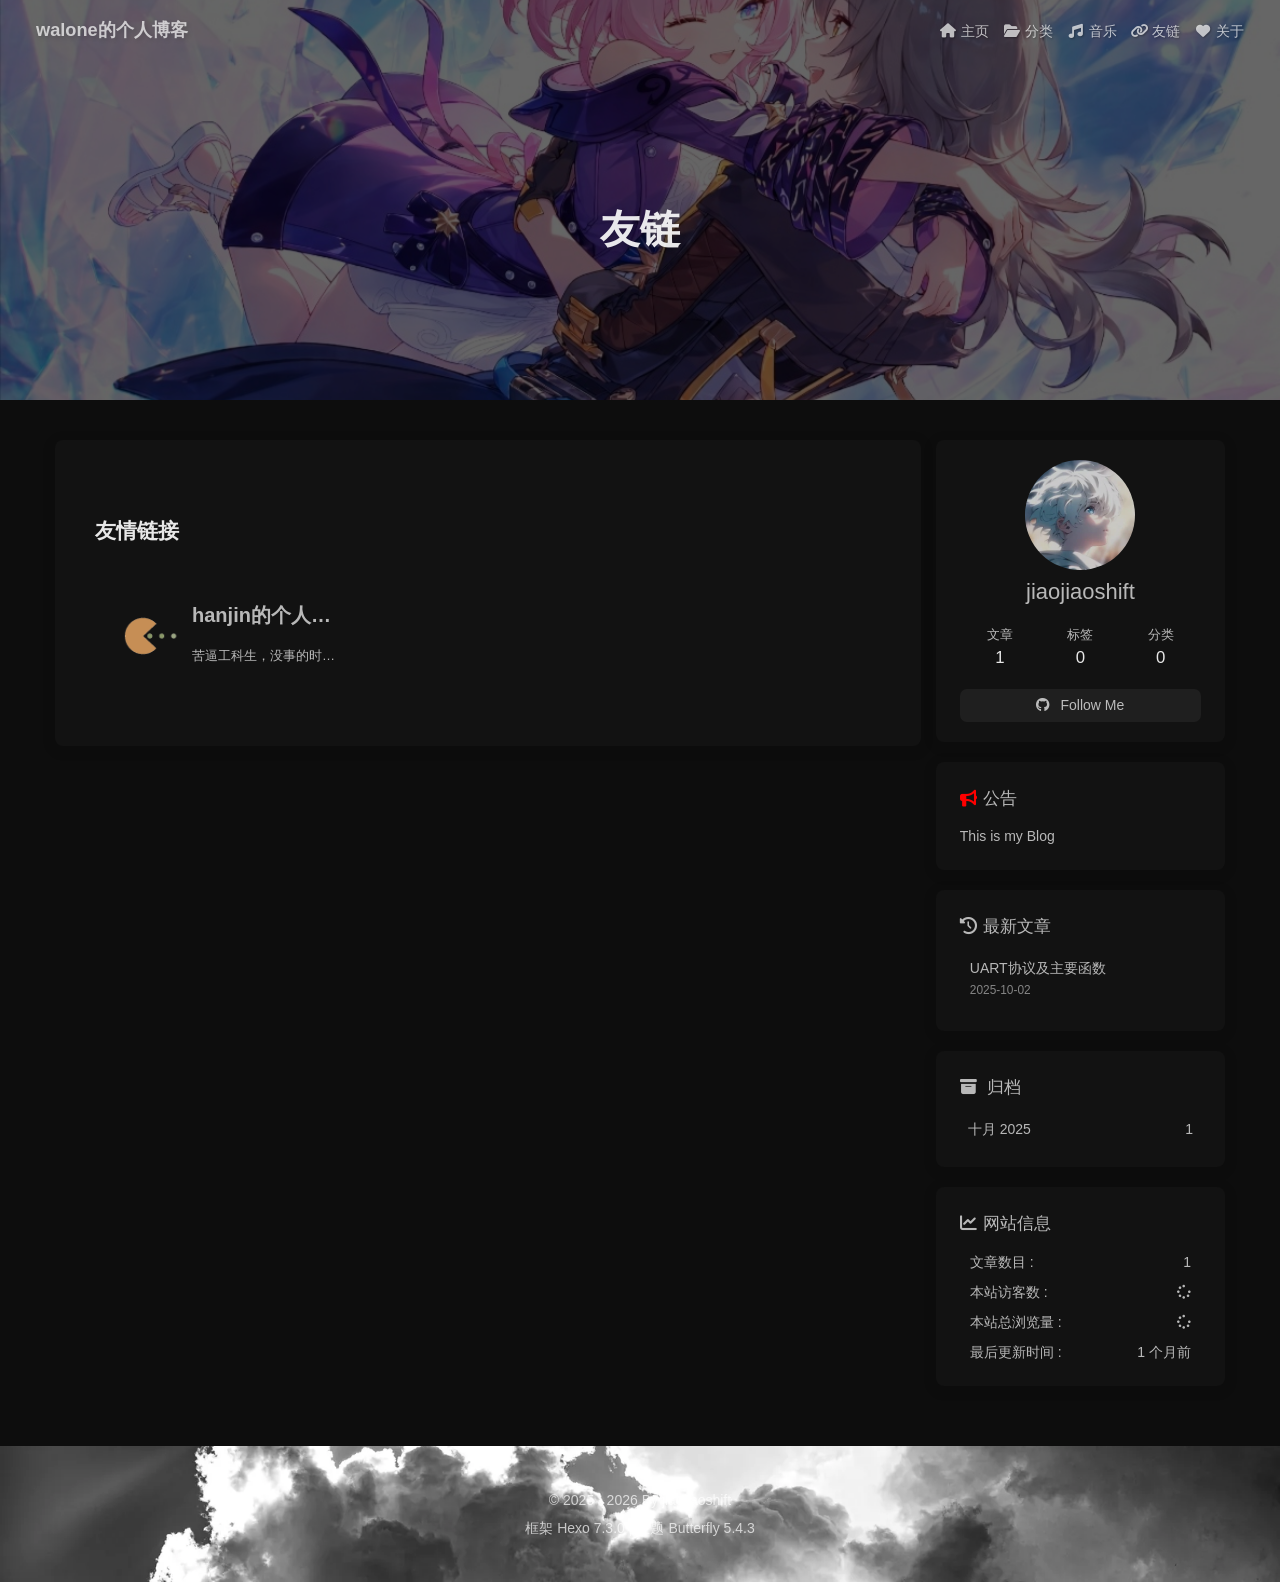
<file: link/index.html>
<!DOCTYPE html><html lang="zh-CN" data-theme="dark"><head><meta charset="UTF-8"><meta http-equiv="X-UA-Compatible" content="IE=edge"><meta name="viewport" content="width=device-width, initial-scale=1.0,viewport-fit=cover"><link rel="preload" as="image" type="image/jpeg" href="/assets/mainpage.jpg?v=original-32d608fe" fetchpriority="high"><title>友链 | walone的个人博客</title><meta name="author" content="jiaojiaoshift"><meta name="copyright" content="jiaojiaoshift"><meta name="format-detection" content="telephone=no"><meta name="theme-color" content="#0d0d0d"><meta property="og:type" content="website">
<meta property="og:title" content="友链">
<meta property="og:url" content="https://philia093.moe/link/index.html">
<meta property="og:site_name" content="walone的个人博客">
<meta property="og:locale" content="zh_CN">
<meta property="og:image" content="https://philia093.moe/assets/head.webp">
<meta property="article:published_time" content="2026-10-11T16:00:00.000Z">
<meta property="article:modified_time" content="2026-10-12T06:35:55.276Z">
<meta property="article:author" content="jiaojiaoshift">
<meta name="twitter:card" content="summary">
<meta name="twitter:image" content="https://philia093.moe/assets/head.webp"><script type="application/ld+json"></script><link rel="shortcut icon" href="/img/favicon.ico"><link rel="canonical" href="https://philia093.moe/link/index.html"><link rel="preconnect" href="//busuanzi.ibruce.info"><link rel="stylesheet" href="/css/index.css"><link rel="stylesheet" href="/vendor/fontawesome/css/all.min.css"><script>
    (() => {
      
    const saveToLocal = {
      set: (key, value, ttl) => {
        if (!ttl) return
        const expiry = Date.now() + ttl * 86400000
        localStorage.setItem(key, JSON.stringify({ value, expiry }))
      },
      get: key => {
        const itemStr = localStorage.getItem(key)
        if (!itemStr) return undefined
        const { value, expiry } = JSON.parse(itemStr)
        if (Date.now() > expiry) {
          localStorage.removeItem(key)
          return undefined
        }
        return value
      }
    }

    window.btf = {
      saveToLocal,
      getScript: (url, attr = {}) => new Promise((resolve, reject) => {
        const script = document.createElement('script')
        script.src = url
        script.async = true
        Object.entries(attr).forEach(([key, val]) => script.setAttribute(key, val))
        script.onload = script.onreadystatechange = () => {
          if (!script.readyState || /loaded|complete/.test(script.readyState)) resolve()
        }
        script.onerror = reject
        document.head.appendChild(script)
      }),
      getCSS: (url, id) => new Promise((resolve, reject) => {
        const link = document.createElement('link')
        link.rel = 'stylesheet'
        link.href = url
        if (id) link.id = id
        link.onload = link.onreadystatechange = () => {
          if (!link.readyState || /loaded|complete/.test(link.readyState)) resolve()
        }
        link.onerror = reject
        document.head.appendChild(link)
      }),
      addGlobalFn: (key, fn, name = false, parent = window) => {
        if (!false && key.startsWith('pjax')) return
        const globalFn = parent.globalFn || {}
        globalFn[key] = globalFn[key] || {}
        globalFn[key][name || Object.keys(globalFn[key]).length] = fn
        parent.globalFn = globalFn
      }
    }
  
      
      const activateDarkMode = () => {
        document.documentElement.setAttribute('data-theme', 'dark')
        if (document.querySelector('meta[name="theme-color"]') !== null) {
          document.querySelector('meta[name="theme-color"]').setAttribute('content', '#0d0d0d')
        }
      }
      const activateLightMode = () => {
        document.documentElement.setAttribute('data-theme', 'light')
        if (document.querySelector('meta[name="theme-color"]') !== null) {
          document.querySelector('meta[name="theme-color"]').setAttribute('content', '#ffffff')
        }
      }

      btf.activateDarkMode = activateDarkMode
      btf.activateLightMode = activateLightMode

      const theme = saveToLocal.get('theme')
    
          theme === 'dark' ? activateDarkMode() : theme === 'light' ? activateLightMode() : null
        
      
      const asideStatus = saveToLocal.get('aside-status')
      if (asideStatus !== undefined) {
        document.documentElement.classList.toggle('hide-aside', asideStatus === 'hide')
      }
    
      
    const detectApple = () => {
      if (/iPad|iPhone|iPod|Macintosh/.test(navigator.userAgent)) {
        document.documentElement.classList.add('apple')
      }
    }
    detectApple()
  
    })()
  </script><script>const GLOBAL_CONFIG = {
  root: '/',
  algolia: undefined,
  localSearch: undefined,
  translate: undefined,
  highlight: {"plugin":"highlight.js","highlightCopy":true,"highlightLang":true,"highlightHeightLimit":false,"highlightFullpage":false,"highlightMacStyle":false},
  copy: {
    success: '复制成功',
    error: '复制失败',
    noSupport: '浏览器不支持'
  },
  relativeDate: {
    homepage: false,
    post: false
  },
  runtime: '',
  dateSuffix: {
    just: '刚刚',
    min: '分钟前',
    hour: '小时前',
    day: '天前',
    month: '个月前'
  },
  copyright: undefined,
  lightbox: 'null',
  Snackbar: undefined,
  infinitegrid: {
    js: 'https://cdn.jsdelivr.net/npm/@egjs/infinitegrid/dist/infinitegrid.min.js',
    buttonText: '加载更多'
  },
  isPhotoFigcaption: false,
  islazyloadPlugin: false,
  isAnchor: false,
  percent: {
    toc: true,
    rightside: false,
  },
  autoDarkmode: false
}</script><script id="config-diff">var GLOBAL_CONFIG_SITE = {
  title: '友链',
  isHighlightShrink: false,
  isToc: false,
  pageType: 'page'
}</script><link rel="stylesheet" href="/css/performance.css?v=original-dark-20261012"><meta name="generator" content="Hexo 7.3.0"><noscript><style>#footer{background-image:url("/assets/bottom.webp")}</style></noscript></head><body><div id="sidebar"><div id="menu-mask"></div><div id="sidebar-menus"><div class="avatar-img text-center"><img src="/assets/head.webp" onerror="this.onerror=null;this.src='/img/friend_404.gif'" alt="avatar" loading="lazy" decoding="async" width="256" height="256"></div><div class="site-data text-center"><a href="/archives/"><div class="headline">文章</div><div class="length-num">1</div></a><a href="/tags/"><div class="headline">标签</div><div class="length-num">0</div></a><a href="/categories/"><div class="headline">分类</div><div class="length-num">0</div></a></div><div class="menus_items"><div class="menus_item"><a class="site-page" href="/"><i class="fa-fw fas fa-home"></i><span> 主页</span></a></div><div class="menus_item"><a class="site-page" href="/categories/"><i class="fa-fw fas fa-folder-open"></i><span> 分类</span></a></div><div class="menus_item"><a class="site-page" href="/music/"><i class="fa-fw fas fa-music"></i><span> 音乐</span></a></div><div class="menus_item"><a class="site-page" href="/link/"><i class="fa-fw fas fa-link"></i><span> 友链</span></a></div><div class="menus_item"><a class="site-page" href="/about/"><i class="fa-fw fas fa-heart"></i><span> 关于</span></a></div></div></div></div><div class="page type-link" id="body-wrap"><header class="not-home-page optimized-hero" id="page-header" style=""><nav id="nav"><span id="blog-info"><a class="nav-site-title" href="/"><span class="site-name">walone的个人博客</span></a></span><div id="menus"><div class="menus_items"><div class="menus_item"><a class="site-page" href="/"><i class="fa-fw fas fa-home"></i><span> 主页</span></a></div><div class="menus_item"><a class="site-page" href="/categories/"><i class="fa-fw fas fa-folder-open"></i><span> 分类</span></a></div><div class="menus_item"><a class="site-page" href="/music/"><i class="fa-fw fas fa-music"></i><span> 音乐</span></a></div><div class="menus_item"><a class="site-page" href="/link/"><i class="fa-fw fas fa-link"></i><span> 友链</span></a></div><div class="menus_item"><a class="site-page" href="/about/"><i class="fa-fw fas fa-heart"></i><span> 关于</span></a></div></div><div id="toggle-menu"><span class="site-page"><i class="fas fa-bars fa-fw"></i></span></div></div></nav><div id="page-site-info"><h1 id="site-title">友链</h1></div></header><main class="layout" id="content-inner"><div id="page"><div class="container" id="article-container"><div class="flink"><h2 id="友情链接"><a href="#友情链接" class="headerlink" title="友情链接"></a>友情链接</h2> <div class="flink-list">
  <div class="flink-list-item">
    <a href="https://syhanjin.moe/" title="hanjin的个人博客" target="_blank">
      <div class="flink-item-icon">
        <img class="no-lightbox" src="https://syhanjin.moe/avatar/avatar.jpg" onerror="this.onerror=null;this.src=&quot;/img/friend_404.gif&quot;" alt="hanjin的个人博客" loading="lazy" decoding="async">
      </div>
      <div class="flink-item-name">hanjin的个人博客</div>
      <div class="flink-item-desc" title="苦逼工科生，没事的时候更新一下而已">苦逼工科生，没事的时候更新一下而已</div>
    </a>
  </div></div></div></div></div><div class="aside-content" id="aside-content"><div class="card-widget card-info text-center"><div class="avatar-img"><img src="/assets/head.webp" onerror="this.onerror=null;this.src='/img/friend_404.gif'" alt="avatar" loading="lazy" decoding="async" width="256" height="256"></div><div class="author-info-name">jiaojiaoshift</div><div class="author-info-description"></div><div class="site-data"><a href="/archives/"><div class="headline">文章</div><div class="length-num">1</div></a><a href="/tags/"><div class="headline">标签</div><div class="length-num">0</div></a><a href="/categories/"><div class="headline">分类</div><div class="length-num">0</div></a></div><a id="card-info-btn" target="_blank" rel="noopener" href="https://github.com/xxxxxx"><i class="fab fa-github"></i><span>Follow Me</span></a></div><div class="card-widget card-announcement"><div class="item-headline"><i class="fas fa-bullhorn fa-shake"></i><span>公告</span></div><div class="announcement_content">This is my Blog</div></div><div class="sticky_layout"><div class="card-widget card-recent-post"><div class="item-headline"><i class="fas fa-history"></i><span>最新文章</span></div><div class="aside-list"><div class="aside-list-item no-cover"><div class="content"><a class="title" href="/2025/10/02/UART%E5%85%B3%E4%BA%8E%E4%B8%AD%E6%96%AD%E7%9A%84%E9%97%AE%E9%A2%98/" title="UART协议及主要函数">UART协议及主要函数</a><time datetime="2025-10-01T16:01:15.834Z" title="发表于 2025-10-02 00:01:15">2025-10-02</time></div></div></div></div><div class="card-widget card-archives">
    <div class="item-headline">
      <i class="fas fa-archive"></i>
      <span>归档</span>
      
    </div>
  
    <ul class="card-archive-list">
      
        <li class="card-archive-list-item">
          <a class="card-archive-list-link" href="/archives/2025/10/">
            <span class="card-archive-list-date">
              十月 2025
            </span>
            <span class="card-archive-list-count">1</span>
          </a>
        </li>
      
    </ul>
  </div><div class="card-widget card-webinfo"><div class="item-headline"><i class="fas fa-chart-line"></i><span>网站信息</span></div><div class="webinfo"><div class="webinfo-item"><div class="item-name">文章数目 :</div><div class="item-count">1</div></div><div class="webinfo-item"><div class="item-name">本站访客数 :</div><div class="item-count" id="busuanzi_value_site_uv"><i class="fa-solid fa-spinner fa-spin"></i></div></div><div class="webinfo-item"><div class="item-name">本站总浏览量 :</div><div class="item-count" id="busuanzi_value_site_pv"><i class="fa-solid fa-spinner fa-spin"></i></div></div><div class="webinfo-item"><div class="item-name">最后更新时间 :</div><div class="item-count" id="last-push-date" data-lastpushdate="2026-10-17T18:55:48.704Z"><i class="fa-solid fa-spinner fa-spin"></i></div></div></div></div></div></div></main><footer id="footer" style="" data-deferred-background="/assets/bottom.webp"><div class="footer-other"><div class="footer-copyright"><span class="copyright">©&nbsp;2025 - 2026 By jiaojiaoshift</span><span class="framework-info"><span>框架 </span><a target="_blank" rel="noopener" href="https://hexo.io">Hexo 7.3.0</a><span class="footer-separator">|</span><span>主题 </span><a target="_blank" rel="noopener" href="https://github.com/jerryc127/hexo-theme-butterfly">Butterfly 5.4.3</a></span></div></div></footer></div><div id="rightside"><div id="rightside-config-hide"><button id="darkmode" type="button" title="日间和夜间模式切换"><i class="fas fa-adjust"></i></button><button id="hide-aside-btn" type="button" title="单栏和双栏切换"><i class="fas fa-arrows-alt-h"></i></button></div><div id="rightside-config-show"><button id="rightside-config" type="button" title="设置"><i class="fas fa-cog fa-spin"></i></button><button id="go-up" type="button" title="回到顶部"><span class="scroll-percent"></span><i class="fas fa-arrow-up"></i></button></div></div><div><script src="/js/utils.js"></script><script src="/js/main.js"></script><div class="js-pjax"></div><script defer="" src="/js/performance.js"></script><script async="" data-pjax="" src="//busuanzi.ibruce.info/busuanzi/2.3/busuanzi.pure.mini.js"></script></div></body></html>
</file>
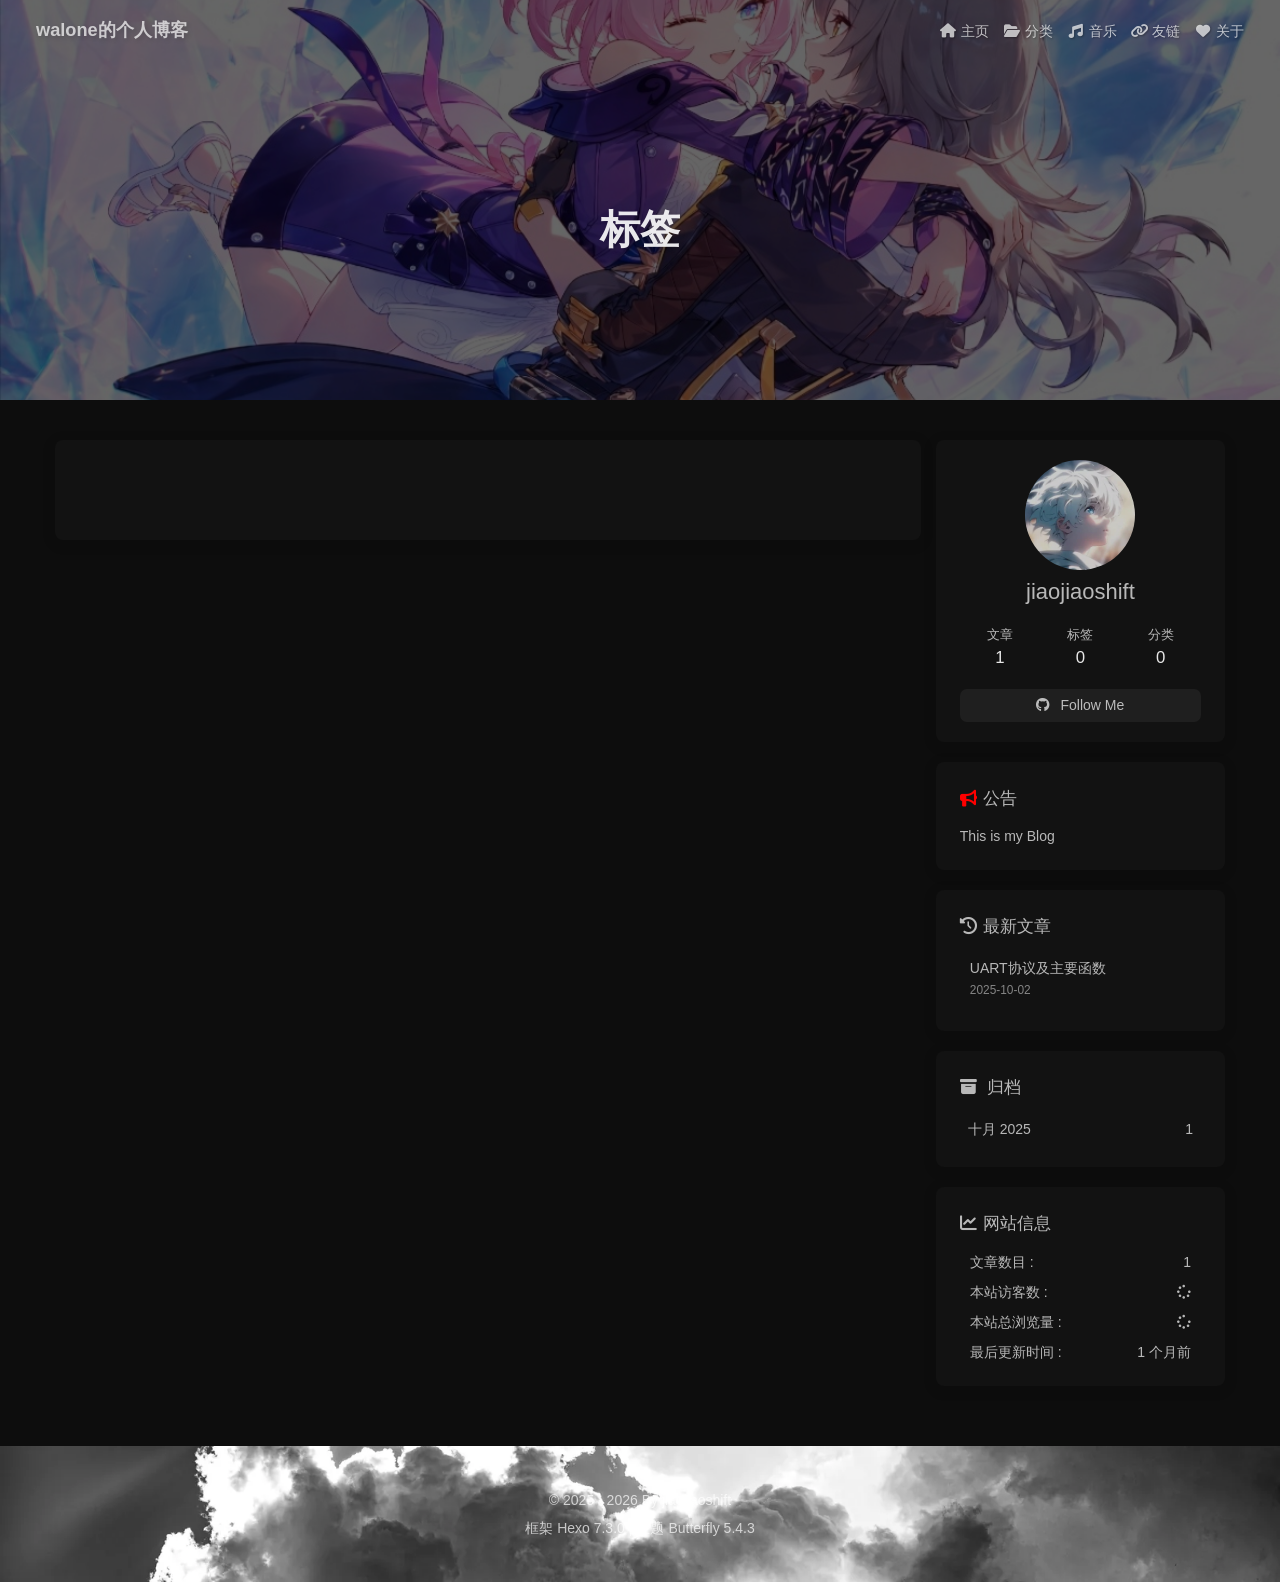
<file: tags/index.html>
<!DOCTYPE html><html lang="zh-CN" data-theme="dark"><head><meta charset="UTF-8"><meta http-equiv="X-UA-Compatible" content="IE=edge"><meta name="viewport" content="width=device-width, initial-scale=1.0,viewport-fit=cover"><link rel="preload" as="image" type="image/jpeg" href="/assets/mainpage.jpg?v=original-32d608fe" fetchpriority="high"><title>标签 | walone的个人博客</title><meta name="author" content="jiaojiaoshift"><meta name="copyright" content="jiaojiaoshift"><meta name="format-detection" content="telephone=no"><meta name="theme-color" content="#0d0d0d"><meta property="og:type" content="website">
<meta property="og:title" content="标签">
<meta property="og:url" content="https://philia093.moe/tags/index.html">
<meta property="og:site_name" content="walone的个人博客">
<meta property="og:locale" content="zh_CN">
<meta property="og:image" content="https://philia093.moe/assets/head.webp">
<meta property="article:published_time" content="2025-09-08T16:00:00.000Z">
<meta property="article:modified_time" content="2025-09-09T07:08:04.967Z">
<meta property="article:author" content="jiaojiaoshift">
<meta name="twitter:card" content="summary">
<meta name="twitter:image" content="https://philia093.moe/assets/head.webp"><script type="application/ld+json"></script><link rel="shortcut icon" href="/img/favicon.ico"><link rel="canonical" href="https://philia093.moe/tags/index.html"><link rel="preconnect" href="//busuanzi.ibruce.info"><link rel="stylesheet" href="/css/index.css"><link rel="stylesheet" href="/vendor/fontawesome/css/all.min.css"><script>
    (() => {
      
    const saveToLocal = {
      set: (key, value, ttl) => {
        if (!ttl) return
        const expiry = Date.now() + ttl * 86400000
        localStorage.setItem(key, JSON.stringify({ value, expiry }))
      },
      get: key => {
        const itemStr = localStorage.getItem(key)
        if (!itemStr) return undefined
        const { value, expiry } = JSON.parse(itemStr)
        if (Date.now() > expiry) {
          localStorage.removeItem(key)
          return undefined
        }
        return value
      }
    }

    window.btf = {
      saveToLocal,
      getScript: (url, attr = {}) => new Promise((resolve, reject) => {
        const script = document.createElement('script')
        script.src = url
        script.async = true
        Object.entries(attr).forEach(([key, val]) => script.setAttribute(key, val))
        script.onload = script.onreadystatechange = () => {
          if (!script.readyState || /loaded|complete/.test(script.readyState)) resolve()
        }
        script.onerror = reject
        document.head.appendChild(script)
      }),
      getCSS: (url, id) => new Promise((resolve, reject) => {
        const link = document.createElement('link')
        link.rel = 'stylesheet'
        link.href = url
        if (id) link.id = id
        link.onload = link.onreadystatechange = () => {
          if (!link.readyState || /loaded|complete/.test(link.readyState)) resolve()
        }
        link.onerror = reject
        document.head.appendChild(link)
      }),
      addGlobalFn: (key, fn, name = false, parent = window) => {
        if (!false && key.startsWith('pjax')) return
        const globalFn = parent.globalFn || {}
        globalFn[key] = globalFn[key] || {}
        globalFn[key][name || Object.keys(globalFn[key]).length] = fn
        parent.globalFn = globalFn
      }
    }
  
      
      const activateDarkMode = () => {
        document.documentElement.setAttribute('data-theme', 'dark')
        if (document.querySelector('meta[name="theme-color"]') !== null) {
          document.querySelector('meta[name="theme-color"]').setAttribute('content', '#0d0d0d')
        }
      }
      const activateLightMode = () => {
        document.documentElement.setAttribute('data-theme', 'light')
        if (document.querySelector('meta[name="theme-color"]') !== null) {
          document.querySelector('meta[name="theme-color"]').setAttribute('content', '#ffffff')
        }
      }

      btf.activateDarkMode = activateDarkMode
      btf.activateLightMode = activateLightMode

      const theme = saveToLocal.get('theme')
    
          theme === 'dark' ? activateDarkMode() : theme === 'light' ? activateLightMode() : null
        
      
      const asideStatus = saveToLocal.get('aside-status')
      if (asideStatus !== undefined) {
        document.documentElement.classList.toggle('hide-aside', asideStatus === 'hide')
      }
    
      
    const detectApple = () => {
      if (/iPad|iPhone|iPod|Macintosh/.test(navigator.userAgent)) {
        document.documentElement.classList.add('apple')
      }
    }
    detectApple()
  
    })()
  </script><script>const GLOBAL_CONFIG = {
  root: '/',
  algolia: undefined,
  localSearch: undefined,
  translate: undefined,
  highlight: {"plugin":"highlight.js","highlightCopy":true,"highlightLang":true,"highlightHeightLimit":false,"highlightFullpage":false,"highlightMacStyle":false},
  copy: {
    success: '复制成功',
    error: '复制失败',
    noSupport: '浏览器不支持'
  },
  relativeDate: {
    homepage: false,
    post: false
  },
  runtime: '',
  dateSuffix: {
    just: '刚刚',
    min: '分钟前',
    hour: '小时前',
    day: '天前',
    month: '个月前'
  },
  copyright: undefined,
  lightbox: 'null',
  Snackbar: undefined,
  infinitegrid: {
    js: 'https://cdn.jsdelivr.net/npm/@egjs/infinitegrid/dist/infinitegrid.min.js',
    buttonText: '加载更多'
  },
  isPhotoFigcaption: false,
  islazyloadPlugin: false,
  isAnchor: false,
  percent: {
    toc: true,
    rightside: false,
  },
  autoDarkmode: false
}</script><script id="config-diff">var GLOBAL_CONFIG_SITE = {
  title: '标签',
  isHighlightShrink: false,
  isToc: false,
  pageType: 'page'
}</script><link rel="stylesheet" href="/css/performance.css?v=original-dark-20261012"><meta name="generator" content="Hexo 7.3.0"><noscript><style>#footer{background-image:url("/assets/bottom.webp")}</style></noscript></head><body><div id="sidebar"><div id="menu-mask"></div><div id="sidebar-menus"><div class="avatar-img text-center"><img src="/assets/head.webp" onerror="this.onerror=null;this.src='/img/friend_404.gif'" alt="avatar" loading="lazy" decoding="async" width="256" height="256"></div><div class="site-data text-center"><a href="/archives/"><div class="headline">文章</div><div class="length-num">1</div></a><a href="/tags/"><div class="headline">标签</div><div class="length-num">0</div></a><a href="/categories/"><div class="headline">分类</div><div class="length-num">0</div></a></div><div class="menus_items"><div class="menus_item"><a class="site-page" href="/"><i class="fa-fw fas fa-home"></i><span> 主页</span></a></div><div class="menus_item"><a class="site-page" href="/categories/"><i class="fa-fw fas fa-folder-open"></i><span> 分类</span></a></div><div class="menus_item"><a class="site-page" href="/music/"><i class="fa-fw fas fa-music"></i><span> 音乐</span></a></div><div class="menus_item"><a class="site-page" href="/link/"><i class="fa-fw fas fa-link"></i><span> 友链</span></a></div><div class="menus_item"><a class="site-page" href="/about/"><i class="fa-fw fas fa-heart"></i><span> 关于</span></a></div></div></div></div><div class="page type-tags" id="body-wrap"><header class="not-home-page optimized-hero" id="page-header" style=""><nav id="nav"><span id="blog-info"><a class="nav-site-title" href="/"><span class="site-name">walone的个人博客</span></a></span><div id="menus"><div class="menus_items"><div class="menus_item"><a class="site-page" href="/"><i class="fa-fw fas fa-home"></i><span> 主页</span></a></div><div class="menus_item"><a class="site-page" href="/categories/"><i class="fa-fw fas fa-folder-open"></i><span> 分类</span></a></div><div class="menus_item"><a class="site-page" href="/music/"><i class="fa-fw fas fa-music"></i><span> 音乐</span></a></div><div class="menus_item"><a class="site-page" href="/link/"><i class="fa-fw fas fa-link"></i><span> 友链</span></a></div><div class="menus_item"><a class="site-page" href="/about/"><i class="fa-fw fas fa-heart"></i><span> 关于</span></a></div></div><div id="toggle-menu"><span class="site-page"><i class="fas fa-bars fa-fw"></i></span></div></div></nav><div id="page-site-info"><h1 id="site-title">标签</h1></div></header><main class="layout" id="content-inner"><div id="page"><div class="tag-cloud-list text-center"></div></div><div class="aside-content" id="aside-content"><div class="card-widget card-info text-center"><div class="avatar-img"><img src="/assets/head.webp" onerror="this.onerror=null;this.src='/img/friend_404.gif'" alt="avatar" loading="lazy" decoding="async" width="256" height="256"></div><div class="author-info-name">jiaojiaoshift</div><div class="author-info-description"></div><div class="site-data"><a href="/archives/"><div class="headline">文章</div><div class="length-num">1</div></a><a href="/tags/"><div class="headline">标签</div><div class="length-num">0</div></a><a href="/categories/"><div class="headline">分类</div><div class="length-num">0</div></a></div><a id="card-info-btn" target="_blank" rel="noopener" href="https://github.com/xxxxxx"><i class="fab fa-github"></i><span>Follow Me</span></a></div><div class="card-widget card-announcement"><div class="item-headline"><i class="fas fa-bullhorn fa-shake"></i><span>公告</span></div><div class="announcement_content">This is my Blog</div></div><div class="sticky_layout"><div class="card-widget card-recent-post"><div class="item-headline"><i class="fas fa-history"></i><span>最新文章</span></div><div class="aside-list"><div class="aside-list-item no-cover"><div class="content"><a class="title" href="/2025/10/02/UART%E5%85%B3%E4%BA%8E%E4%B8%AD%E6%96%AD%E7%9A%84%E9%97%AE%E9%A2%98/" title="UART协议及主要函数">UART协议及主要函数</a><time datetime="2025-10-01T16:01:15.834Z" title="发表于 2025-10-02 00:01:15">2025-10-02</time></div></div></div></div><div class="card-widget card-archives">
    <div class="item-headline">
      <i class="fas fa-archive"></i>
      <span>归档</span>
      
    </div>
  
    <ul class="card-archive-list">
      
        <li class="card-archive-list-item">
          <a class="card-archive-list-link" href="/archives/2025/10/">
            <span class="card-archive-list-date">
              十月 2025
            </span>
            <span class="card-archive-list-count">1</span>
          </a>
        </li>
      
    </ul>
  </div><div class="card-widget card-webinfo"><div class="item-headline"><i class="fas fa-chart-line"></i><span>网站信息</span></div><div class="webinfo"><div class="webinfo-item"><div class="item-name">文章数目 :</div><div class="item-count">1</div></div><div class="webinfo-item"><div class="item-name">本站访客数 :</div><div class="item-count" id="busuanzi_value_site_uv"><i class="fa-solid fa-spinner fa-spin"></i></div></div><div class="webinfo-item"><div class="item-name">本站总浏览量 :</div><div class="item-count" id="busuanzi_value_site_pv"><i class="fa-solid fa-spinner fa-spin"></i></div></div><div class="webinfo-item"><div class="item-name">最后更新时间 :</div><div class="item-count" id="last-push-date" data-lastpushdate="2026-10-17T18:55:48.704Z"><i class="fa-solid fa-spinner fa-spin"></i></div></div></div></div></div></div></main><footer id="footer" style="" data-deferred-background="/assets/bottom.webp"><div class="footer-other"><div class="footer-copyright"><span class="copyright">©&nbsp;2025 - 2026 By jiaojiaoshift</span><span class="framework-info"><span>框架 </span><a target="_blank" rel="noopener" href="https://hexo.io">Hexo 7.3.0</a><span class="footer-separator">|</span><span>主题 </span><a target="_blank" rel="noopener" href="https://github.com/jerryc127/hexo-theme-butterfly">Butterfly 5.4.3</a></span></div></div></footer></div><div id="rightside"><div id="rightside-config-hide"><button id="darkmode" type="button" title="日间和夜间模式切换"><i class="fas fa-adjust"></i></button><button id="hide-aside-btn" type="button" title="单栏和双栏切换"><i class="fas fa-arrows-alt-h"></i></button></div><div id="rightside-config-show"><button id="rightside-config" type="button" title="设置"><i class="fas fa-cog fa-spin"></i></button><button id="go-up" type="button" title="回到顶部"><span class="scroll-percent"></span><i class="fas fa-arrow-up"></i></button></div></div><div><script src="/js/utils.js"></script><script src="/js/main.js"></script><div class="js-pjax"></div><script defer="" src="/js/performance.js"></script><script async="" data-pjax="" src="//busuanzi.ibruce.info/busuanzi/2.3/busuanzi.pure.mini.js"></script></div></body></html>
</file>
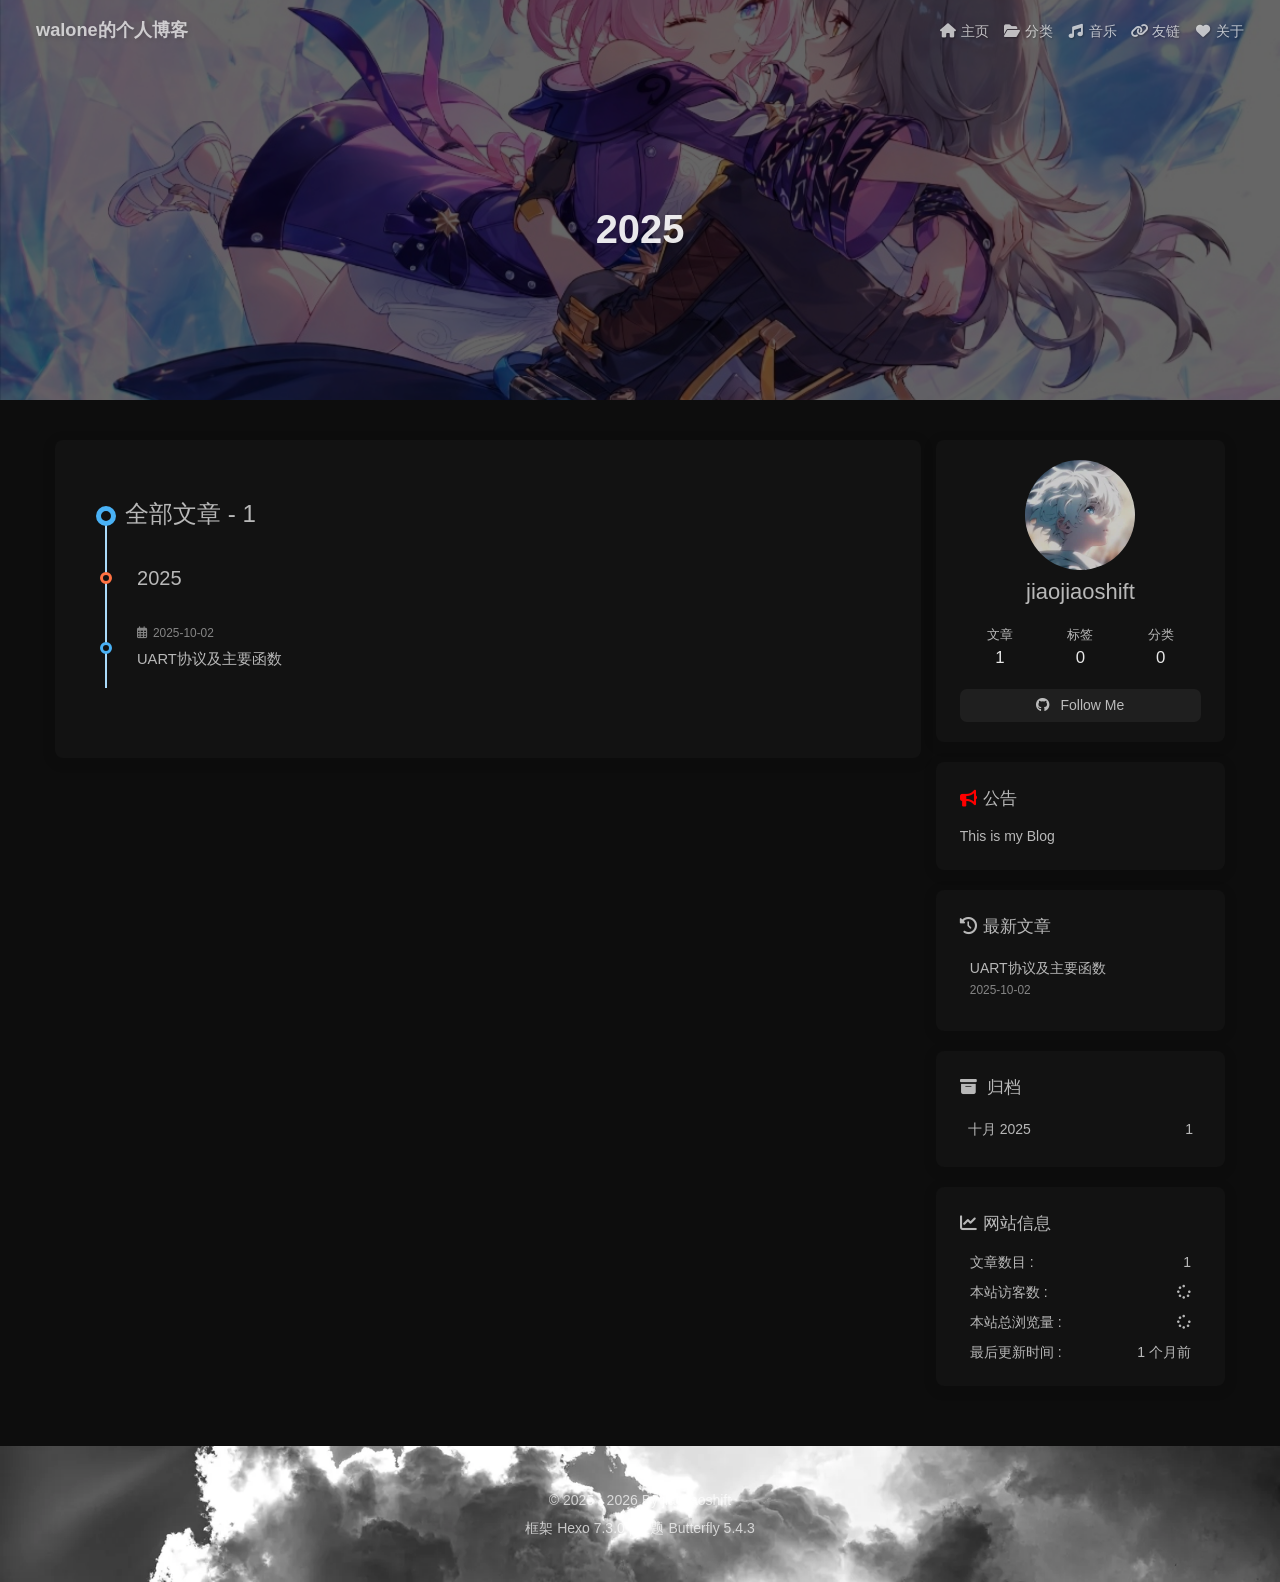
<file: archives/2025/index.html>
<!DOCTYPE html><html lang="zh-CN" data-theme="dark"><head><meta charset="UTF-8"><meta http-equiv="X-UA-Compatible" content="IE=edge"><meta name="viewport" content="width=device-width, initial-scale=1.0,viewport-fit=cover"><link rel="preload" as="image" type="image/jpeg" href="/assets/mainpage.jpg?v=original-32d608fe" fetchpriority="high"><title>2025 | walone的个人博客</title><meta name="author" content="jiaojiaoshift"><meta name="copyright" content="jiaojiaoshift"><meta name="format-detection" content="telephone=no"><meta name="theme-color" content="#0d0d0d"><meta property="og:type" content="website">
<meta property="og:title" content="2025">
<meta property="og:url" content="https://philia093.moe/archives/2025/index.html">
<meta property="og:site_name" content="walone的个人博客">
<meta property="og:locale" content="zh_CN">
<meta property="og:image" content="https://philia093.moe/assets/head.webp">
<meta property="article:author" content="jiaojiaoshift">
<meta name="twitter:card" content="summary">
<meta name="twitter:image" content="https://philia093.moe/assets/head.webp"><script type="application/ld+json"></script><link rel="shortcut icon" href="/img/favicon.ico"><link rel="canonical" href="https://philia093.moe/archives/2025/index.html"><link rel="preconnect" href="//busuanzi.ibruce.info"><link rel="stylesheet" href="/css/index.css"><link rel="stylesheet" href="/vendor/fontawesome/css/all.min.css"><script>
    (() => {
      
    const saveToLocal = {
      set: (key, value, ttl) => {
        if (!ttl) return
        const expiry = Date.now() + ttl * 86400000
        localStorage.setItem(key, JSON.stringify({ value, expiry }))
      },
      get: key => {
        const itemStr = localStorage.getItem(key)
        if (!itemStr) return undefined
        const { value, expiry } = JSON.parse(itemStr)
        if (Date.now() > expiry) {
          localStorage.removeItem(key)
          return undefined
        }
        return value
      }
    }

    window.btf = {
      saveToLocal,
      getScript: (url, attr = {}) => new Promise((resolve, reject) => {
        const script = document.createElement('script')
        script.src = url
        script.async = true
        Object.entries(attr).forEach(([key, val]) => script.setAttribute(key, val))
        script.onload = script.onreadystatechange = () => {
          if (!script.readyState || /loaded|complete/.test(script.readyState)) resolve()
        }
        script.onerror = reject
        document.head.appendChild(script)
      }),
      getCSS: (url, id) => new Promise((resolve, reject) => {
        const link = document.createElement('link')
        link.rel = 'stylesheet'
        link.href = url
        if (id) link.id = id
        link.onload = link.onreadystatechange = () => {
          if (!link.readyState || /loaded|complete/.test(link.readyState)) resolve()
        }
        link.onerror = reject
        document.head.appendChild(link)
      }),
      addGlobalFn: (key, fn, name = false, parent = window) => {
        if (!false && key.startsWith('pjax')) return
        const globalFn = parent.globalFn || {}
        globalFn[key] = globalFn[key] || {}
        globalFn[key][name || Object.keys(globalFn[key]).length] = fn
        parent.globalFn = globalFn
      }
    }
  
      
      const activateDarkMode = () => {
        document.documentElement.setAttribute('data-theme', 'dark')
        if (document.querySelector('meta[name="theme-color"]') !== null) {
          document.querySelector('meta[name="theme-color"]').setAttribute('content', '#0d0d0d')
        }
      }
      const activateLightMode = () => {
        document.documentElement.setAttribute('data-theme', 'light')
        if (document.querySelector('meta[name="theme-color"]') !== null) {
          document.querySelector('meta[name="theme-color"]').setAttribute('content', '#ffffff')
        }
      }

      btf.activateDarkMode = activateDarkMode
      btf.activateLightMode = activateLightMode

      const theme = saveToLocal.get('theme')
    
          theme === 'dark' ? activateDarkMode() : theme === 'light' ? activateLightMode() : null
        
      
      const asideStatus = saveToLocal.get('aside-status')
      if (asideStatus !== undefined) {
        document.documentElement.classList.toggle('hide-aside', asideStatus === 'hide')
      }
    
      
    const detectApple = () => {
      if (/iPad|iPhone|iPod|Macintosh/.test(navigator.userAgent)) {
        document.documentElement.classList.add('apple')
      }
    }
    detectApple()
  
    })()
  </script><script>const GLOBAL_CONFIG = {
  root: '/',
  algolia: undefined,
  localSearch: undefined,
  translate: undefined,
  highlight: {"plugin":"highlight.js","highlightCopy":true,"highlightLang":true,"highlightHeightLimit":false,"highlightFullpage":false,"highlightMacStyle":false},
  copy: {
    success: '复制成功',
    error: '复制失败',
    noSupport: '浏览器不支持'
  },
  relativeDate: {
    homepage: false,
    post: false
  },
  runtime: '',
  dateSuffix: {
    just: '刚刚',
    min: '分钟前',
    hour: '小时前',
    day: '天前',
    month: '个月前'
  },
  copyright: undefined,
  lightbox: 'null',
  Snackbar: undefined,
  infinitegrid: {
    js: 'https://cdn.jsdelivr.net/npm/@egjs/infinitegrid/dist/infinitegrid.min.js',
    buttonText: '加载更多'
  },
  isPhotoFigcaption: false,
  islazyloadPlugin: false,
  isAnchor: false,
  percent: {
    toc: true,
    rightside: false,
  },
  autoDarkmode: false
}</script><script id="config-diff">var GLOBAL_CONFIG_SITE = {
  title: '2025',
  isHighlightShrink: false,
  isToc: false,
  pageType: 'archive'
}</script><link rel="stylesheet" href="/css/performance.css?v=original-dark-20261012"><meta name="generator" content="Hexo 7.3.0"><noscript><style>#footer{background-image:url("/assets/bottom.webp")}</style></noscript></head><body><div id="sidebar"><div id="menu-mask"></div><div id="sidebar-menus"><div class="avatar-img text-center"><img src="/assets/head.webp" onerror="this.onerror=null;this.src='/img/friend_404.gif'" alt="avatar" loading="lazy" decoding="async" width="256" height="256"></div><div class="site-data text-center"><a href="/archives/"><div class="headline">文章</div><div class="length-num">1</div></a><a href="/tags/"><div class="headline">标签</div><div class="length-num">0</div></a><a href="/categories/"><div class="headline">分类</div><div class="length-num">0</div></a></div><div class="menus_items"><div class="menus_item"><a class="site-page" href="/"><i class="fa-fw fas fa-home"></i><span> 主页</span></a></div><div class="menus_item"><a class="site-page" href="/categories/"><i class="fa-fw fas fa-folder-open"></i><span> 分类</span></a></div><div class="menus_item"><a class="site-page" href="/music/"><i class="fa-fw fas fa-music"></i><span> 音乐</span></a></div><div class="menus_item"><a class="site-page" href="/link/"><i class="fa-fw fas fa-link"></i><span> 友链</span></a></div><div class="menus_item"><a class="site-page" href="/about/"><i class="fa-fw fas fa-heart"></i><span> 关于</span></a></div></div></div></div><div class="page" id="body-wrap"><header class="not-home-page optimized-hero" id="page-header" style=""><nav id="nav"><span id="blog-info"><a class="nav-site-title" href="/"><span class="site-name">walone的个人博客</span></a></span><div id="menus"><div class="menus_items"><div class="menus_item"><a class="site-page" href="/"><i class="fa-fw fas fa-home"></i><span> 主页</span></a></div><div class="menus_item"><a class="site-page" href="/categories/"><i class="fa-fw fas fa-folder-open"></i><span> 分类</span></a></div><div class="menus_item"><a class="site-page" href="/music/"><i class="fa-fw fas fa-music"></i><span> 音乐</span></a></div><div class="menus_item"><a class="site-page" href="/link/"><i class="fa-fw fas fa-link"></i><span> 友链</span></a></div><div class="menus_item"><a class="site-page" href="/about/"><i class="fa-fw fas fa-heart"></i><span> 关于</span></a></div></div><div id="toggle-menu"><span class="site-page"><i class="fas fa-bars fa-fw"></i></span></div></div></nav><div id="page-site-info"><h1 id="site-title">2025</h1></div></header><main class="layout" id="content-inner"><div id="archive"><div class="article-sort-title">全部文章 - 1</div><div class="article-sort"><div class="article-sort-item year">2025</div><div class="article-sort-item no-article-cover"><div class="article-sort-item-info"><div class="article-sort-item-time"><i class="far fa-calendar-alt"></i><time class="post-meta-date-created" datetime="2025-10-01T16:01:15.834Z" title="发表于 2025-10-02 00:01:15">2025-10-02</time></div><a class="article-sort-item-title" href="/2025/10/02/UART%E5%85%B3%E4%BA%8E%E4%B8%AD%E6%96%AD%E7%9A%84%E9%97%AE%E9%A2%98/" title="UART协议及主要函数">UART协议及主要函数</a></div></div></div></div><div class="aside-content" id="aside-content"><div class="card-widget card-info text-center"><div class="avatar-img"><img src="/assets/head.webp" onerror="this.onerror=null;this.src='/img/friend_404.gif'" alt="avatar" loading="lazy" decoding="async" width="256" height="256"></div><div class="author-info-name">jiaojiaoshift</div><div class="author-info-description"></div><div class="site-data"><a href="/archives/"><div class="headline">文章</div><div class="length-num">1</div></a><a href="/tags/"><div class="headline">标签</div><div class="length-num">0</div></a><a href="/categories/"><div class="headline">分类</div><div class="length-num">0</div></a></div><a id="card-info-btn" target="_blank" rel="noopener" href="https://github.com/xxxxxx"><i class="fab fa-github"></i><span>Follow Me</span></a></div><div class="card-widget card-announcement"><div class="item-headline"><i class="fas fa-bullhorn fa-shake"></i><span>公告</span></div><div class="announcement_content">This is my Blog</div></div><div class="sticky_layout"><div class="card-widget card-recent-post"><div class="item-headline"><i class="fas fa-history"></i><span>最新文章</span></div><div class="aside-list"><div class="aside-list-item no-cover"><div class="content"><a class="title" href="/2025/10/02/UART%E5%85%B3%E4%BA%8E%E4%B8%AD%E6%96%AD%E7%9A%84%E9%97%AE%E9%A2%98/" title="UART协议及主要函数">UART协议及主要函数</a><time datetime="2025-10-01T16:01:15.834Z" title="发表于 2025-10-02 00:01:15">2025-10-02</time></div></div></div></div><div class="card-widget card-archives">
    <div class="item-headline">
      <i class="fas fa-archive"></i>
      <span>归档</span>
      
    </div>
  
    <ul class="card-archive-list">
      
        <li class="card-archive-list-item">
          <a class="card-archive-list-link" href="/archives/2025/10/">
            <span class="card-archive-list-date">
              十月 2025
            </span>
            <span class="card-archive-list-count">1</span>
          </a>
        </li>
      
    </ul>
  </div><div class="card-widget card-webinfo"><div class="item-headline"><i class="fas fa-chart-line"></i><span>网站信息</span></div><div class="webinfo"><div class="webinfo-item"><div class="item-name">文章数目 :</div><div class="item-count">1</div></div><div class="webinfo-item"><div class="item-name">本站访客数 :</div><div class="item-count" id="busuanzi_value_site_uv"><i class="fa-solid fa-spinner fa-spin"></i></div></div><div class="webinfo-item"><div class="item-name">本站总浏览量 :</div><div class="item-count" id="busuanzi_value_site_pv"><i class="fa-solid fa-spinner fa-spin"></i></div></div><div class="webinfo-item"><div class="item-name">最后更新时间 :</div><div class="item-count" id="last-push-date" data-lastpushdate="2026-10-17T18:55:48.704Z"><i class="fa-solid fa-spinner fa-spin"></i></div></div></div></div></div></div></main><footer id="footer" style="" data-deferred-background="/assets/bottom.webp"><div class="footer-other"><div class="footer-copyright"><span class="copyright">©&nbsp;2025 - 2026 By jiaojiaoshift</span><span class="framework-info"><span>框架 </span><a target="_blank" rel="noopener" href="https://hexo.io">Hexo 7.3.0</a><span class="footer-separator">|</span><span>主题 </span><a target="_blank" rel="noopener" href="https://github.com/jerryc127/hexo-theme-butterfly">Butterfly 5.4.3</a></span></div></div></footer></div><div id="rightside"><div id="rightside-config-hide"><button id="darkmode" type="button" title="日间和夜间模式切换"><i class="fas fa-adjust"></i></button><button id="hide-aside-btn" type="button" title="单栏和双栏切换"><i class="fas fa-arrows-alt-h"></i></button></div><div id="rightside-config-show"><button id="rightside-config" type="button" title="设置"><i class="fas fa-cog fa-spin"></i></button><button id="go-up" type="button" title="回到顶部"><span class="scroll-percent"></span><i class="fas fa-arrow-up"></i></button></div></div><div><script src="/js/utils.js"></script><script src="/js/main.js"></script><div class="js-pjax"></div><script defer="" src="/js/performance.js"></script><script async="" data-pjax="" src="//busuanzi.ibruce.info/busuanzi/2.3/busuanzi.pure.mini.js"></script></div></body></html>
</file>
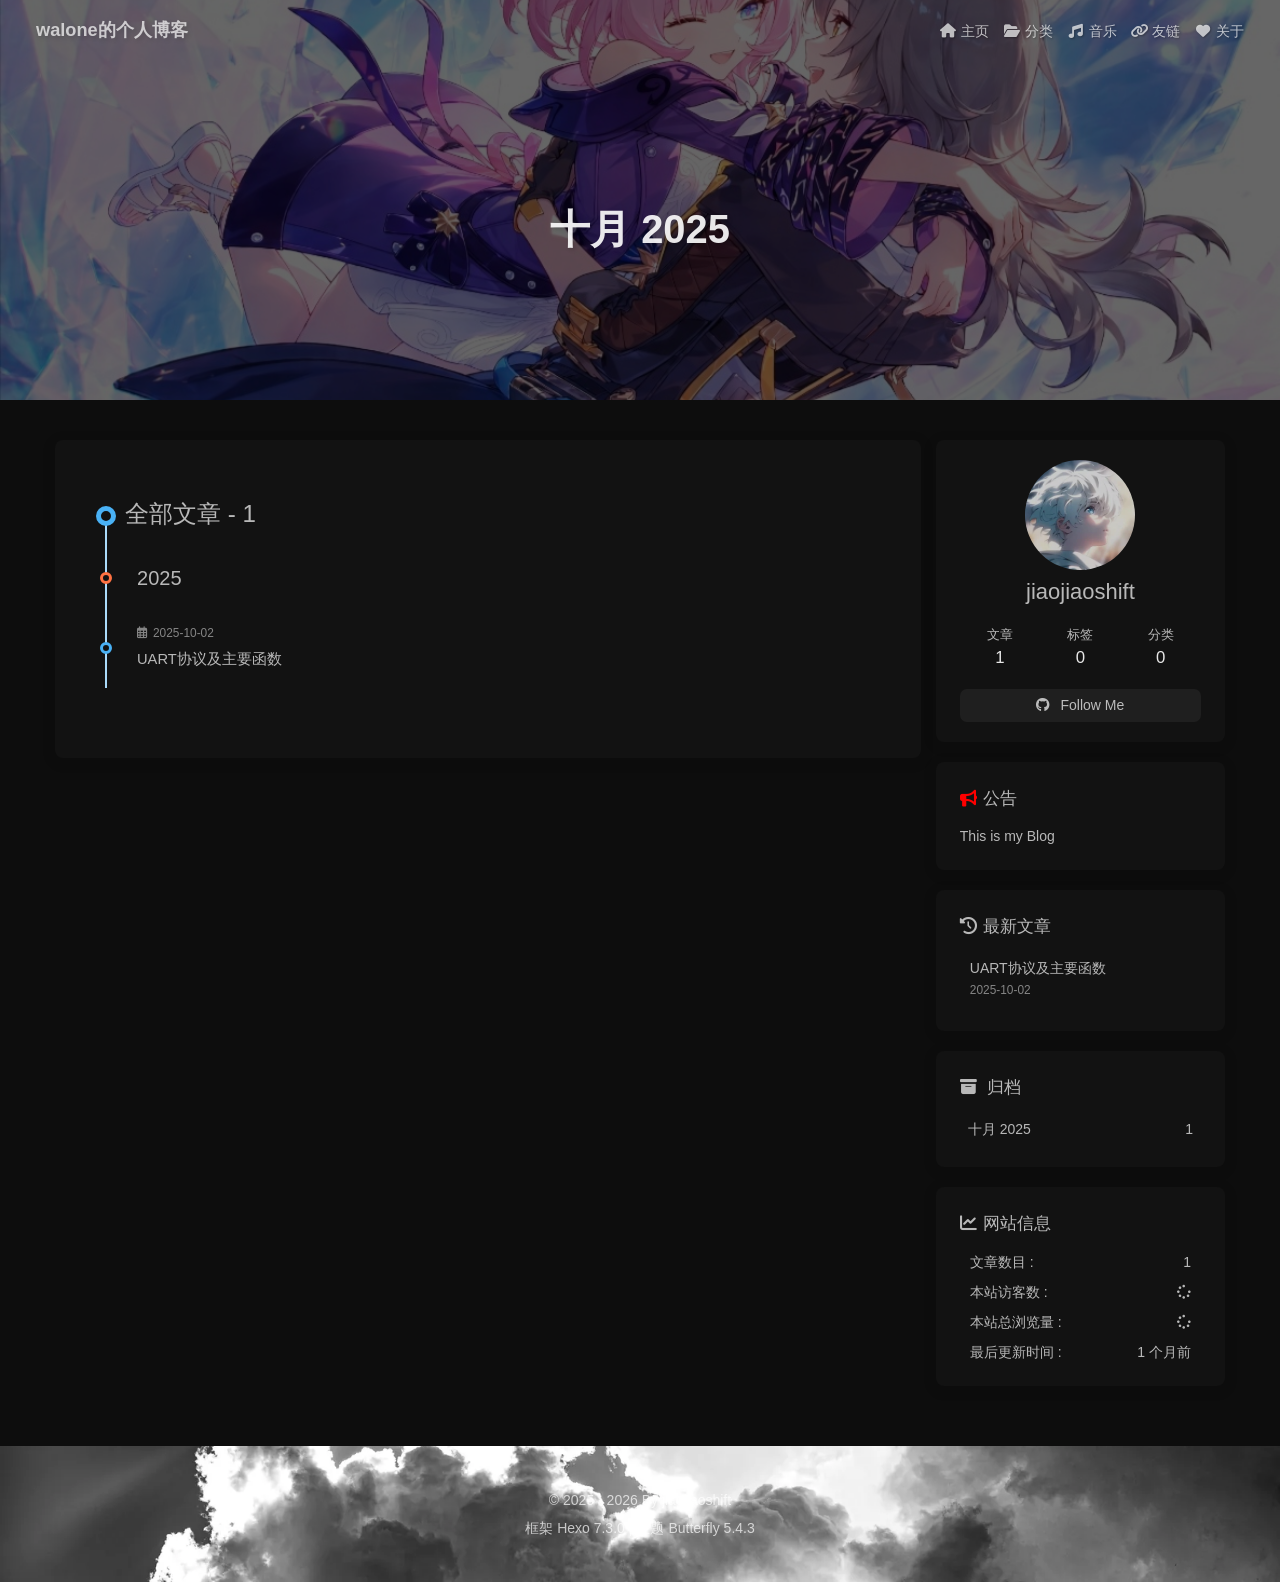
<file: archives/2025/10/index.html>
<!DOCTYPE html><html lang="zh-CN" data-theme="dark"><head><meta charset="UTF-8"><meta http-equiv="X-UA-Compatible" content="IE=edge"><meta name="viewport" content="width=device-width, initial-scale=1.0,viewport-fit=cover"><link rel="preload" as="image" type="image/jpeg" href="/assets/mainpage.jpg?v=original-32d608fe" fetchpriority="high"><title>十月 2025 | walone的个人博客</title><meta name="author" content="jiaojiaoshift"><meta name="copyright" content="jiaojiaoshift"><meta name="format-detection" content="telephone=no"><meta name="theme-color" content="#0d0d0d"><meta property="og:type" content="website">
<meta property="og:title" content="十月 2025">
<meta property="og:url" content="https://philia093.moe/archives/2025/10/index.html">
<meta property="og:site_name" content="walone的个人博客">
<meta property="og:locale" content="zh_CN">
<meta property="og:image" content="https://philia093.moe/assets/head.webp">
<meta property="article:author" content="jiaojiaoshift">
<meta name="twitter:card" content="summary">
<meta name="twitter:image" content="https://philia093.moe/assets/head.webp"><script type="application/ld+json"></script><link rel="shortcut icon" href="/img/favicon.ico"><link rel="canonical" href="https://philia093.moe/archives/2025/10/index.html"><link rel="preconnect" href="//busuanzi.ibruce.info"><link rel="stylesheet" href="/css/index.css"><link rel="stylesheet" href="/vendor/fontawesome/css/all.min.css"><script>
    (() => {
      
    const saveToLocal = {
      set: (key, value, ttl) => {
        if (!ttl) return
        const expiry = Date.now() + ttl * 86400000
        localStorage.setItem(key, JSON.stringify({ value, expiry }))
      },
      get: key => {
        const itemStr = localStorage.getItem(key)
        if (!itemStr) return undefined
        const { value, expiry } = JSON.parse(itemStr)
        if (Date.now() > expiry) {
          localStorage.removeItem(key)
          return undefined
        }
        return value
      }
    }

    window.btf = {
      saveToLocal,
      getScript: (url, attr = {}) => new Promise((resolve, reject) => {
        const script = document.createElement('script')
        script.src = url
        script.async = true
        Object.entries(attr).forEach(([key, val]) => script.setAttribute(key, val))
        script.onload = script.onreadystatechange = () => {
          if (!script.readyState || /loaded|complete/.test(script.readyState)) resolve()
        }
        script.onerror = reject
        document.head.appendChild(script)
      }),
      getCSS: (url, id) => new Promise((resolve, reject) => {
        const link = document.createElement('link')
        link.rel = 'stylesheet'
        link.href = url
        if (id) link.id = id
        link.onload = link.onreadystatechange = () => {
          if (!link.readyState || /loaded|complete/.test(link.readyState)) resolve()
        }
        link.onerror = reject
        document.head.appendChild(link)
      }),
      addGlobalFn: (key, fn, name = false, parent = window) => {
        if (!false && key.startsWith('pjax')) return
        const globalFn = parent.globalFn || {}
        globalFn[key] = globalFn[key] || {}
        globalFn[key][name || Object.keys(globalFn[key]).length] = fn
        parent.globalFn = globalFn
      }
    }
  
      
      const activateDarkMode = () => {
        document.documentElement.setAttribute('data-theme', 'dark')
        if (document.querySelector('meta[name="theme-color"]') !== null) {
          document.querySelector('meta[name="theme-color"]').setAttribute('content', '#0d0d0d')
        }
      }
      const activateLightMode = () => {
        document.documentElement.setAttribute('data-theme', 'light')
        if (document.querySelector('meta[name="theme-color"]') !== null) {
          document.querySelector('meta[name="theme-color"]').setAttribute('content', '#ffffff')
        }
      }

      btf.activateDarkMode = activateDarkMode
      btf.activateLightMode = activateLightMode

      const theme = saveToLocal.get('theme')
    
          theme === 'dark' ? activateDarkMode() : theme === 'light' ? activateLightMode() : null
        
      
      const asideStatus = saveToLocal.get('aside-status')
      if (asideStatus !== undefined) {
        document.documentElement.classList.toggle('hide-aside', asideStatus === 'hide')
      }
    
      
    const detectApple = () => {
      if (/iPad|iPhone|iPod|Macintosh/.test(navigator.userAgent)) {
        document.documentElement.classList.add('apple')
      }
    }
    detectApple()
  
    })()
  </script><script>const GLOBAL_CONFIG = {
  root: '/',
  algolia: undefined,
  localSearch: undefined,
  translate: undefined,
  highlight: {"plugin":"highlight.js","highlightCopy":true,"highlightLang":true,"highlightHeightLimit":false,"highlightFullpage":false,"highlightMacStyle":false},
  copy: {
    success: '复制成功',
    error: '复制失败',
    noSupport: '浏览器不支持'
  },
  relativeDate: {
    homepage: false,
    post: false
  },
  runtime: '',
  dateSuffix: {
    just: '刚刚',
    min: '分钟前',
    hour: '小时前',
    day: '天前',
    month: '个月前'
  },
  copyright: undefined,
  lightbox: 'null',
  Snackbar: undefined,
  infinitegrid: {
    js: 'https://cdn.jsdelivr.net/npm/@egjs/infinitegrid/dist/infinitegrid.min.js',
    buttonText: '加载更多'
  },
  isPhotoFigcaption: false,
  islazyloadPlugin: false,
  isAnchor: false,
  percent: {
    toc: true,
    rightside: false,
  },
  autoDarkmode: false
}</script><script id="config-diff">var GLOBAL_CONFIG_SITE = {
  title: '十月 2025',
  isHighlightShrink: false,
  isToc: false,
  pageType: 'archive'
}</script><link rel="stylesheet" href="/css/performance.css?v=original-dark-20261012"><meta name="generator" content="Hexo 7.3.0"><noscript><style>#footer{background-image:url("/assets/bottom.webp")}</style></noscript></head><body><div id="sidebar"><div id="menu-mask"></div><div id="sidebar-menus"><div class="avatar-img text-center"><img src="/assets/head.webp" onerror="this.onerror=null;this.src='/img/friend_404.gif'" alt="avatar" loading="lazy" decoding="async" width="256" height="256"></div><div class="site-data text-center"><a href="/archives/"><div class="headline">文章</div><div class="length-num">1</div></a><a href="/tags/"><div class="headline">标签</div><div class="length-num">0</div></a><a href="/categories/"><div class="headline">分类</div><div class="length-num">0</div></a></div><div class="menus_items"><div class="menus_item"><a class="site-page" href="/"><i class="fa-fw fas fa-home"></i><span> 主页</span></a></div><div class="menus_item"><a class="site-page" href="/categories/"><i class="fa-fw fas fa-folder-open"></i><span> 分类</span></a></div><div class="menus_item"><a class="site-page" href="/music/"><i class="fa-fw fas fa-music"></i><span> 音乐</span></a></div><div class="menus_item"><a class="site-page" href="/link/"><i class="fa-fw fas fa-link"></i><span> 友链</span></a></div><div class="menus_item"><a class="site-page" href="/about/"><i class="fa-fw fas fa-heart"></i><span> 关于</span></a></div></div></div></div><div class="page" id="body-wrap"><header class="not-home-page optimized-hero" id="page-header" style=""><nav id="nav"><span id="blog-info"><a class="nav-site-title" href="/"><span class="site-name">walone的个人博客</span></a></span><div id="menus"><div class="menus_items"><div class="menus_item"><a class="site-page" href="/"><i class="fa-fw fas fa-home"></i><span> 主页</span></a></div><div class="menus_item"><a class="site-page" href="/categories/"><i class="fa-fw fas fa-folder-open"></i><span> 分类</span></a></div><div class="menus_item"><a class="site-page" href="/music/"><i class="fa-fw fas fa-music"></i><span> 音乐</span></a></div><div class="menus_item"><a class="site-page" href="/link/"><i class="fa-fw fas fa-link"></i><span> 友链</span></a></div><div class="menus_item"><a class="site-page" href="/about/"><i class="fa-fw fas fa-heart"></i><span> 关于</span></a></div></div><div id="toggle-menu"><span class="site-page"><i class="fas fa-bars fa-fw"></i></span></div></div></nav><div id="page-site-info"><h1 id="site-title">十月 2025</h1></div></header><main class="layout" id="content-inner"><div id="archive"><div class="article-sort-title">全部文章 - 1</div><div class="article-sort"><div class="article-sort-item year">2025</div><div class="article-sort-item no-article-cover"><div class="article-sort-item-info"><div class="article-sort-item-time"><i class="far fa-calendar-alt"></i><time class="post-meta-date-created" datetime="2025-10-01T16:01:15.834Z" title="发表于 2025-10-02 00:01:15">2025-10-02</time></div><a class="article-sort-item-title" href="/2025/10/02/UART%E5%85%B3%E4%BA%8E%E4%B8%AD%E6%96%AD%E7%9A%84%E9%97%AE%E9%A2%98/" title="UART协议及主要函数">UART协议及主要函数</a></div></div></div></div><div class="aside-content" id="aside-content"><div class="card-widget card-info text-center"><div class="avatar-img"><img src="/assets/head.webp" onerror="this.onerror=null;this.src='/img/friend_404.gif'" alt="avatar" loading="lazy" decoding="async" width="256" height="256"></div><div class="author-info-name">jiaojiaoshift</div><div class="author-info-description"></div><div class="site-data"><a href="/archives/"><div class="headline">文章</div><div class="length-num">1</div></a><a href="/tags/"><div class="headline">标签</div><div class="length-num">0</div></a><a href="/categories/"><div class="headline">分类</div><div class="length-num">0</div></a></div><a id="card-info-btn" target="_blank" rel="noopener" href="https://github.com/xxxxxx"><i class="fab fa-github"></i><span>Follow Me</span></a></div><div class="card-widget card-announcement"><div class="item-headline"><i class="fas fa-bullhorn fa-shake"></i><span>公告</span></div><div class="announcement_content">This is my Blog</div></div><div class="sticky_layout"><div class="card-widget card-recent-post"><div class="item-headline"><i class="fas fa-history"></i><span>最新文章</span></div><div class="aside-list"><div class="aside-list-item no-cover"><div class="content"><a class="title" href="/2025/10/02/UART%E5%85%B3%E4%BA%8E%E4%B8%AD%E6%96%AD%E7%9A%84%E9%97%AE%E9%A2%98/" title="UART协议及主要函数">UART协议及主要函数</a><time datetime="2025-10-01T16:01:15.834Z" title="发表于 2025-10-02 00:01:15">2025-10-02</time></div></div></div></div><div class="card-widget card-archives">
    <div class="item-headline">
      <i class="fas fa-archive"></i>
      <span>归档</span>
      
    </div>
  
    <ul class="card-archive-list">
      
        <li class="card-archive-list-item">
          <a class="card-archive-list-link" href="/archives/2025/10/">
            <span class="card-archive-list-date">
              十月 2025
            </span>
            <span class="card-archive-list-count">1</span>
          </a>
        </li>
      
    </ul>
  </div><div class="card-widget card-webinfo"><div class="item-headline"><i class="fas fa-chart-line"></i><span>网站信息</span></div><div class="webinfo"><div class="webinfo-item"><div class="item-name">文章数目 :</div><div class="item-count">1</div></div><div class="webinfo-item"><div class="item-name">本站访客数 :</div><div class="item-count" id="busuanzi_value_site_uv"><i class="fa-solid fa-spinner fa-spin"></i></div></div><div class="webinfo-item"><div class="item-name">本站总浏览量 :</div><div class="item-count" id="busuanzi_value_site_pv"><i class="fa-solid fa-spinner fa-spin"></i></div></div><div class="webinfo-item"><div class="item-name">最后更新时间 :</div><div class="item-count" id="last-push-date" data-lastpushdate="2026-10-17T18:55:48.704Z"><i class="fa-solid fa-spinner fa-spin"></i></div></div></div></div></div></div></main><footer id="footer" style="" data-deferred-background="/assets/bottom.webp"><div class="footer-other"><div class="footer-copyright"><span class="copyright">©&nbsp;2025 - 2026 By jiaojiaoshift</span><span class="framework-info"><span>框架 </span><a target="_blank" rel="noopener" href="https://hexo.io">Hexo 7.3.0</a><span class="footer-separator">|</span><span>主题 </span><a target="_blank" rel="noopener" href="https://github.com/jerryc127/hexo-theme-butterfly">Butterfly 5.4.3</a></span></div></div></footer></div><div id="rightside"><div id="rightside-config-hide"><button id="darkmode" type="button" title="日间和夜间模式切换"><i class="fas fa-adjust"></i></button><button id="hide-aside-btn" type="button" title="单栏和双栏切换"><i class="fas fa-arrows-alt-h"></i></button></div><div id="rightside-config-show"><button id="rightside-config" type="button" title="设置"><i class="fas fa-cog fa-spin"></i></button><button id="go-up" type="button" title="回到顶部"><span class="scroll-percent"></span><i class="fas fa-arrow-up"></i></button></div></div><div><script src="/js/utils.js"></script><script src="/js/main.js"></script><div class="js-pjax"></div><script defer="" src="/js/performance.js"></script><script async="" data-pjax="" src="//busuanzi.ibruce.info/busuanzi/2.3/busuanzi.pure.mini.js"></script></div></body></html>
</file>
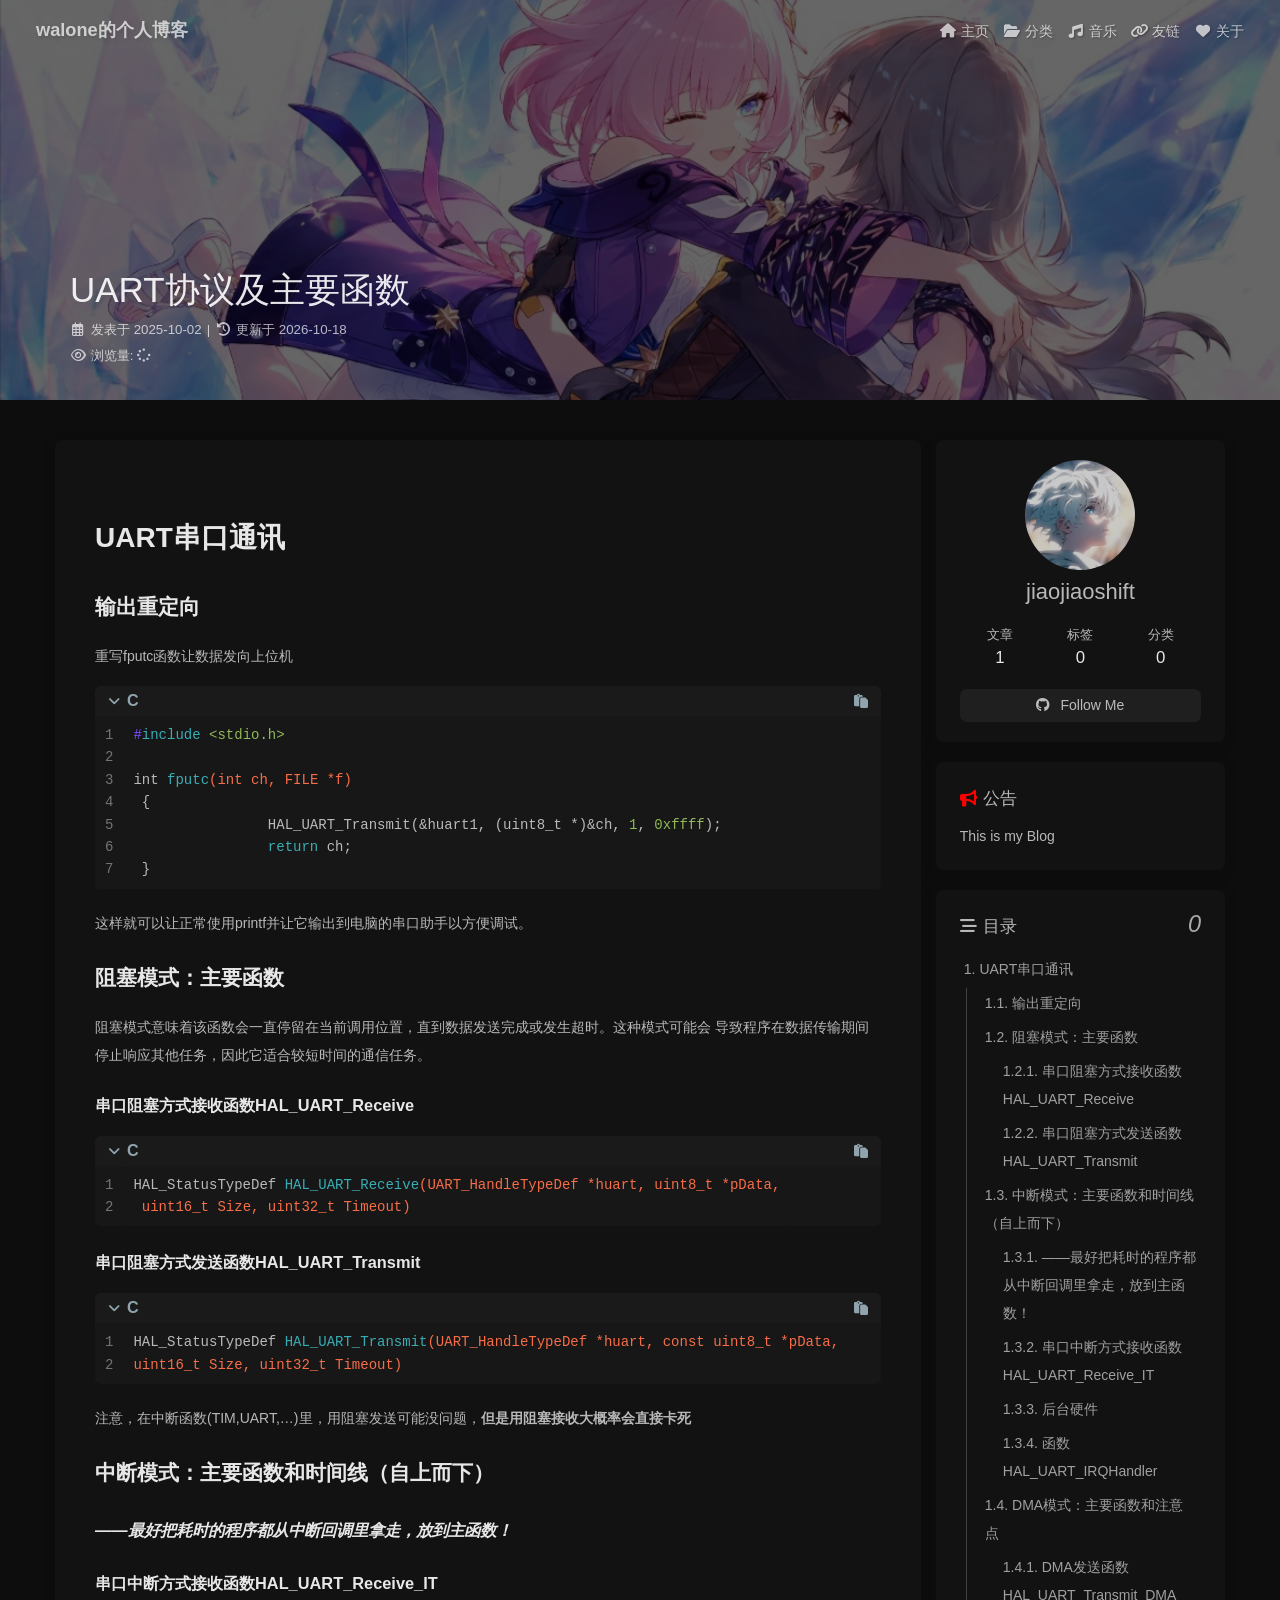
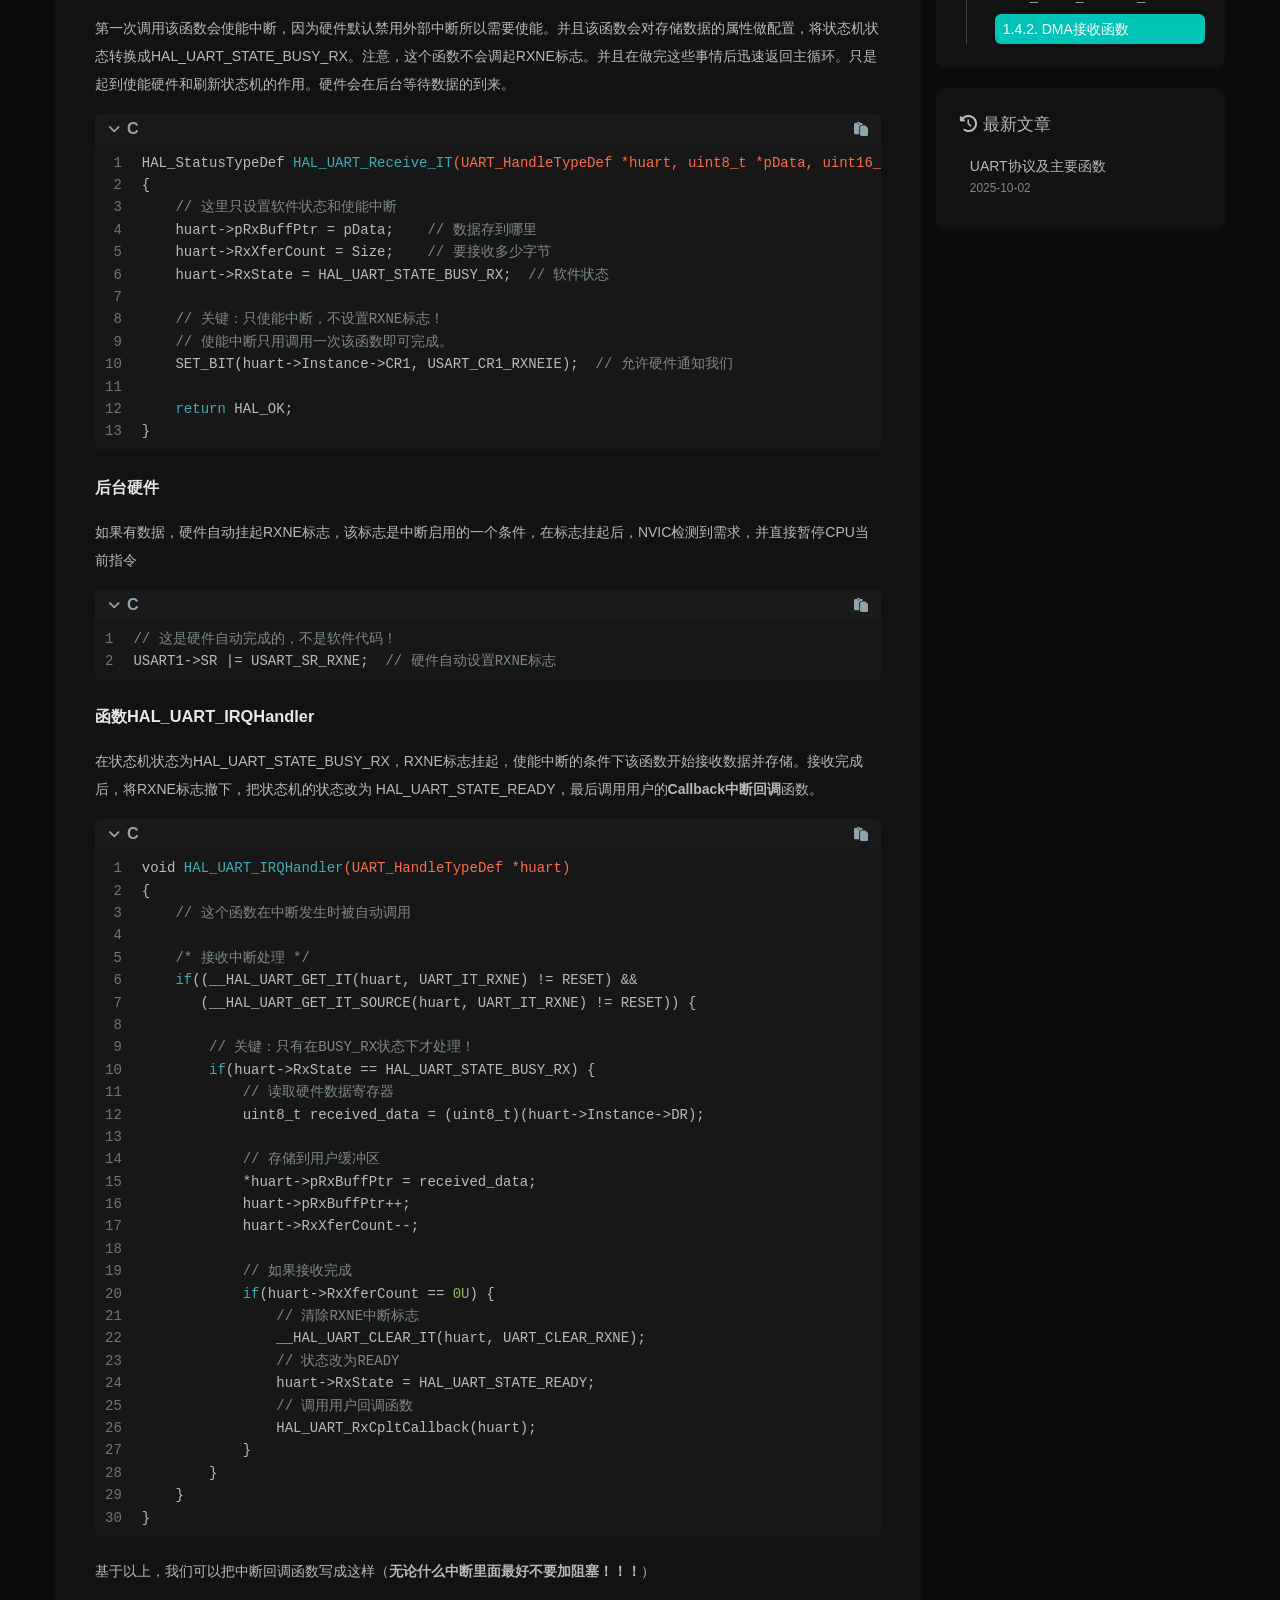
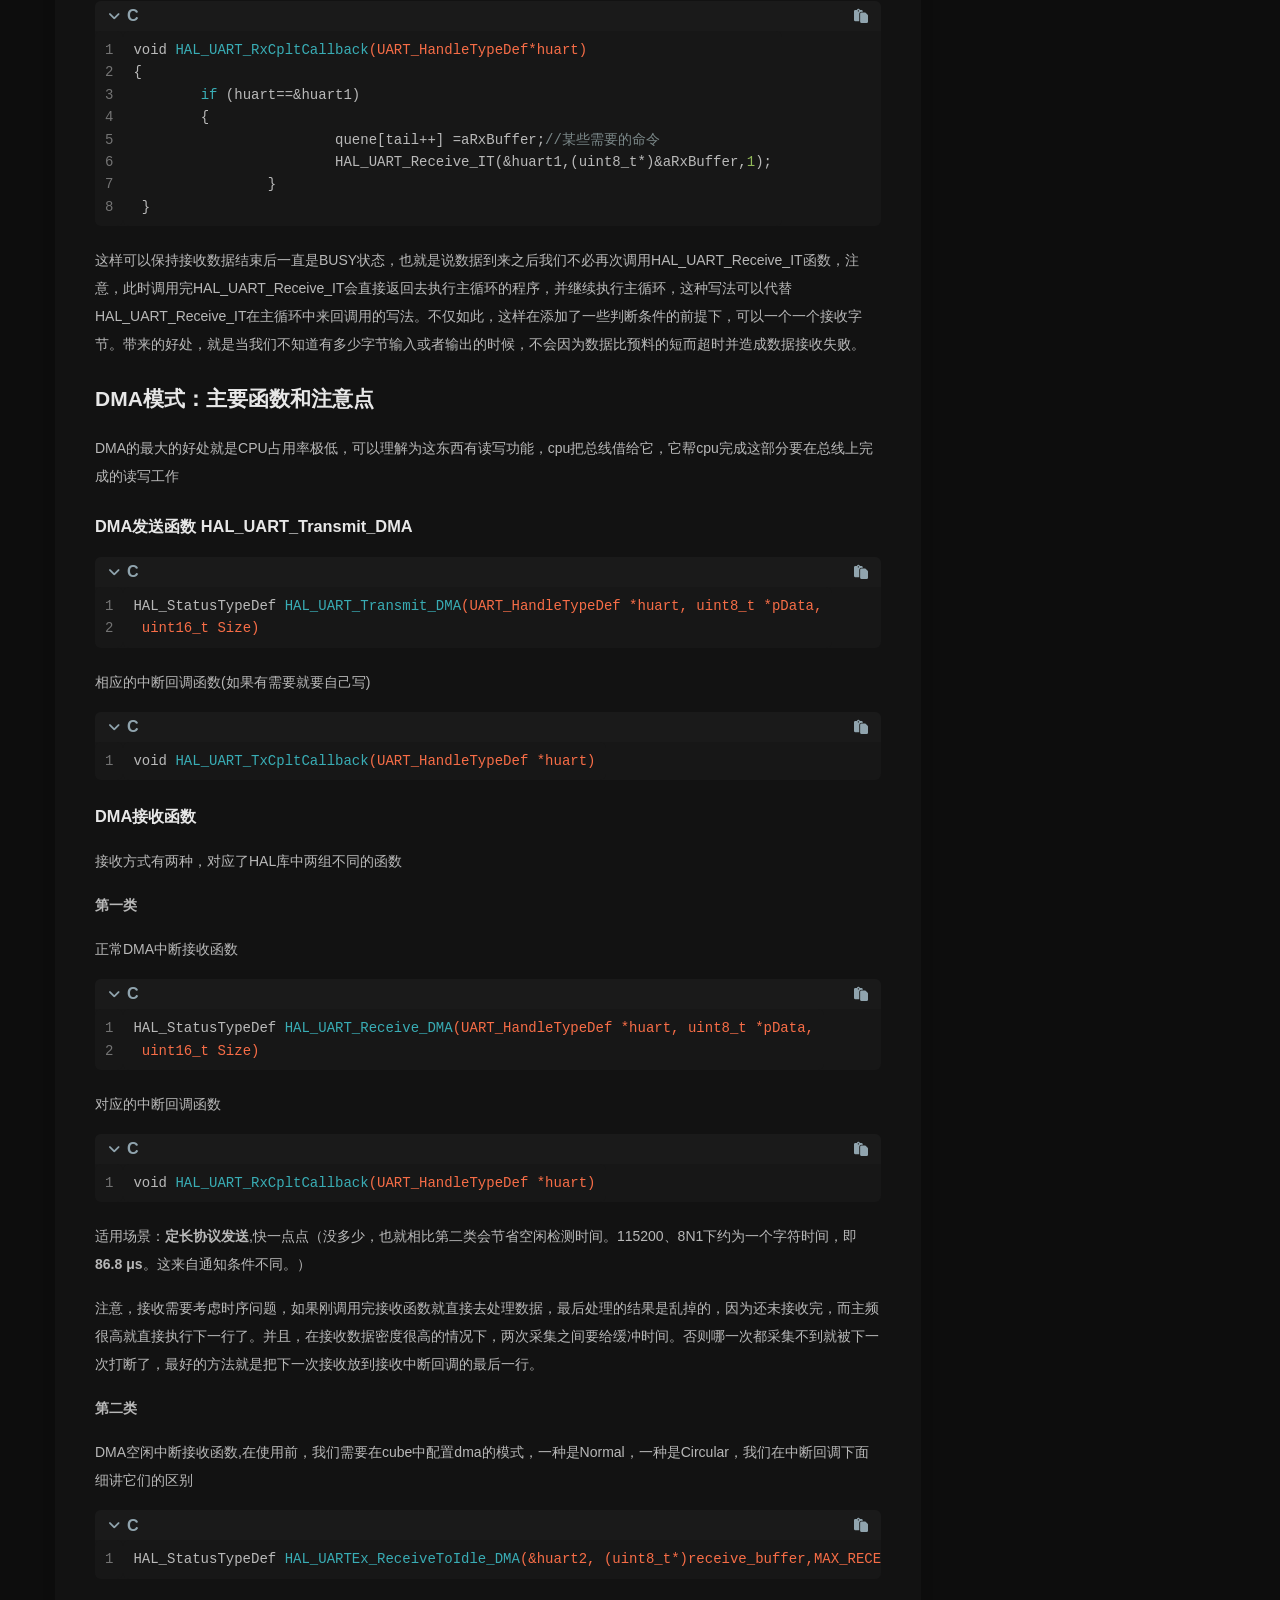
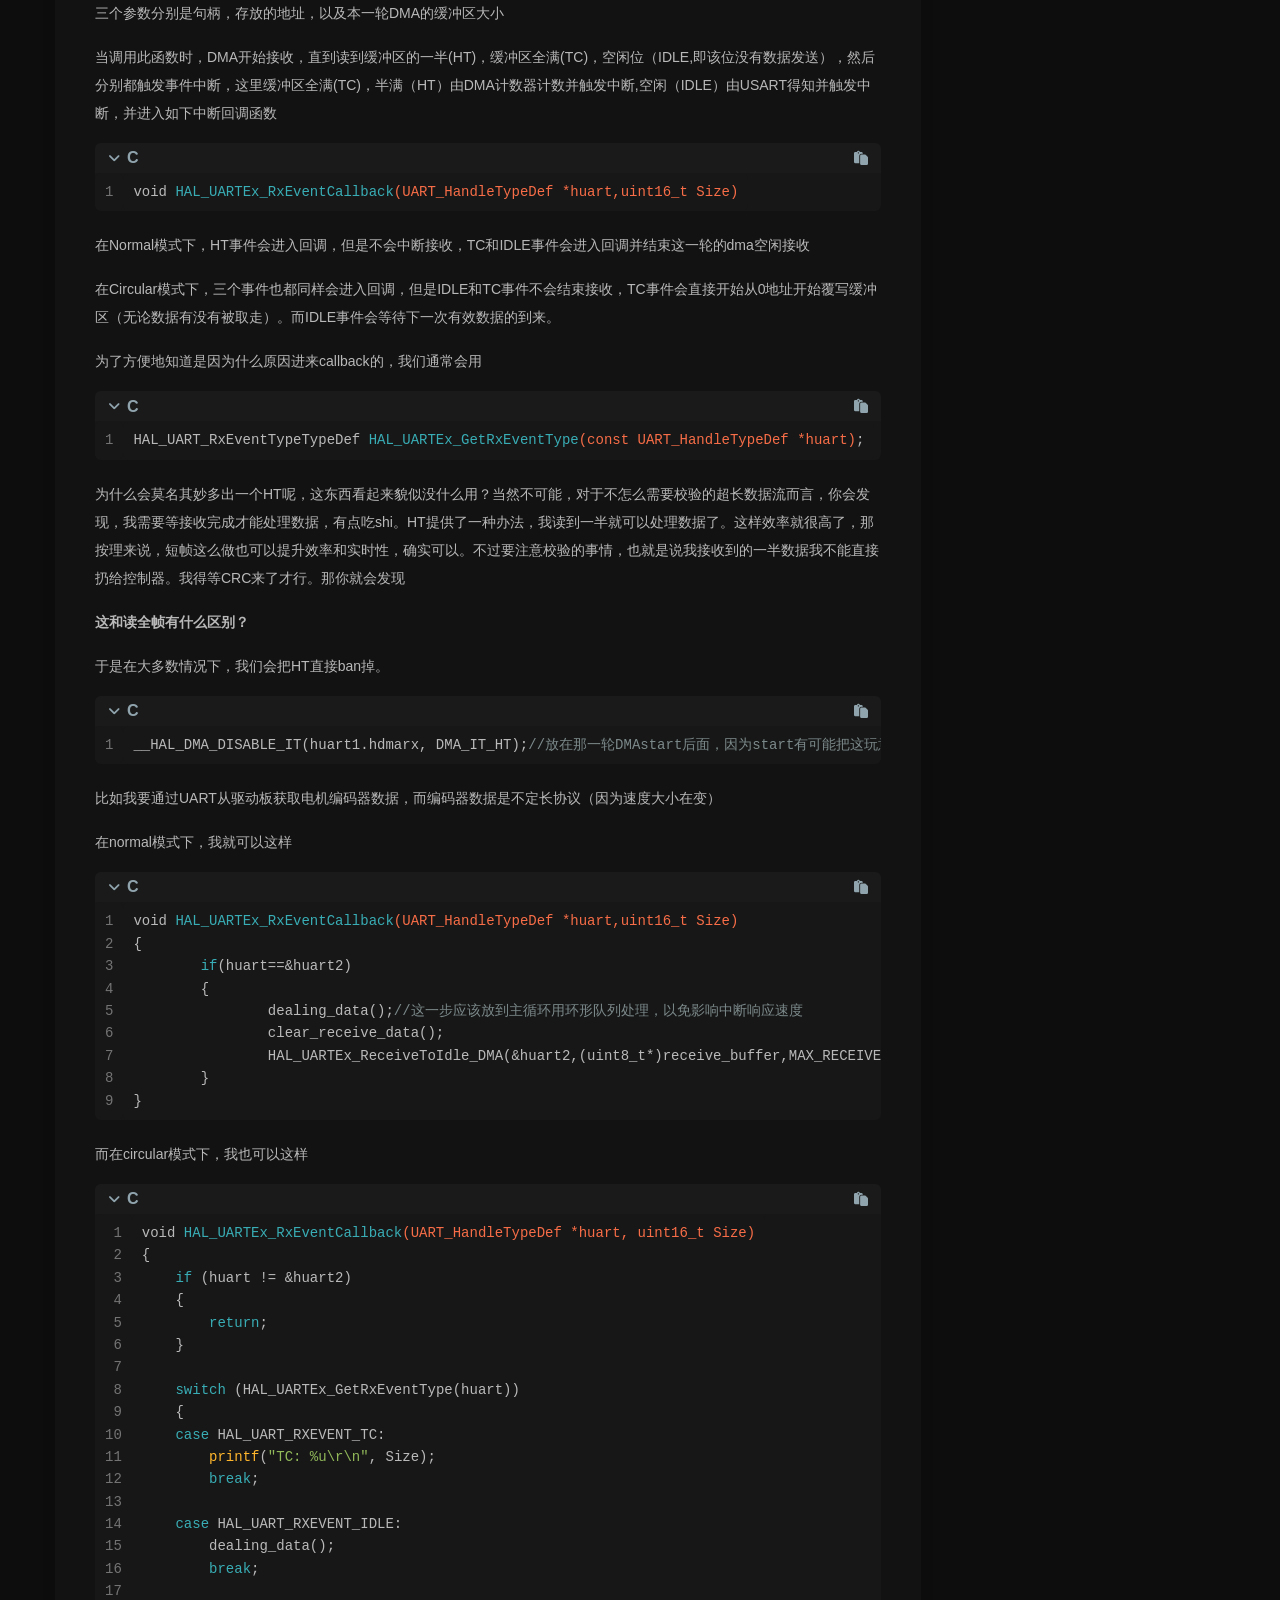
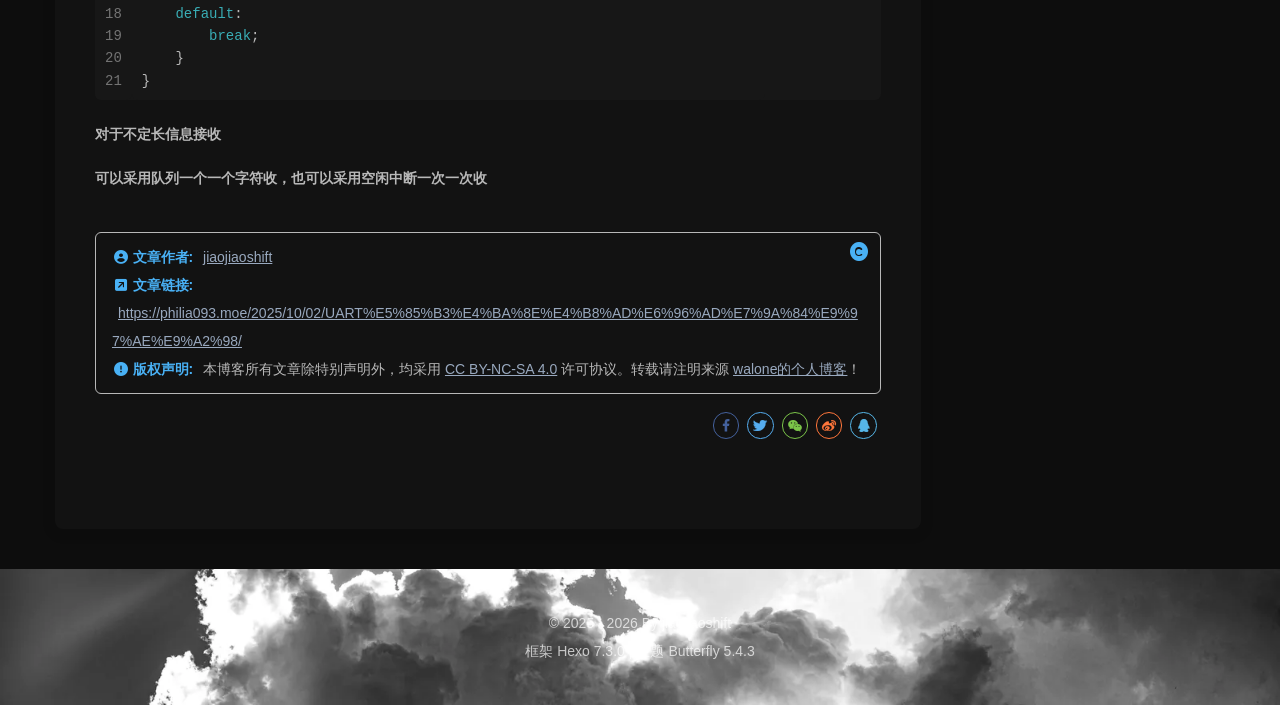
<file: 2025/10/02/UART关于中断的问题/index.html>
<!DOCTYPE html><html lang="zh-CN" data-theme="dark"><head><meta charset="UTF-8"><meta http-equiv="X-UA-Compatible" content="IE=edge"><meta name="viewport" content="width=device-width, initial-scale=1.0,viewport-fit=cover"><link rel="preload" as="image" type="image/jpeg" href="/assets/mainpage.jpg?v=original-32d608fe" fetchpriority="high"><title>UART协议及主要函数 | walone的个人博客</title><meta name="author" content="jiaojiaoshift"><meta name="copyright" content="jiaojiaoshift"><meta name="format-detection" content="telephone=no"><meta name="theme-color" content="#0d0d0d"><meta name="description" content="UART串口通讯输出重定向重写fputc函数让数据发向上位机 1234567#include <stdio.h>int fputc(int ch, FILE *f) {		HAL_UART_Transmit(&amp;huart1, (uint8_t *)&amp;ch, 1, 0xffff);		return ch; }  这样就可以让正常使用printf并让它输">
<meta property="og:type" content="article">
<meta property="og:title" content="UART协议及主要函数">
<meta property="og:url" content="https://philia093.moe/2025/10/02/UART%E5%85%B3%E4%BA%8E%E4%B8%AD%E6%96%AD%E7%9A%84%E9%97%AE%E9%A2%98/index.html">
<meta property="og:site_name" content="walone的个人博客">
<meta property="og:description" content="UART串口通讯输出重定向重写fputc函数让数据发向上位机 1234567#include <stdio.h>int fputc(int ch, FILE *f) {		HAL_UART_Transmit(&amp;huart1, (uint8_t *)&amp;ch, 1, 0xffff);		return ch; }  这样就可以让正常使用printf并让它输">
<meta property="og:locale" content="zh_CN">
<meta property="og:image" content="https://philia093.moe/assets/head.webp">
<meta property="article:published_time" content="2025-10-01T16:01:15.834Z">
<meta property="article:modified_time" content="2026-10-17T16:00:00.000Z">
<meta property="article:author" content="jiaojiaoshift">
<meta name="twitter:card" content="summary">
<meta name="twitter:image" content="https://philia093.moe/assets/head.webp"><script type="application/ld+json">{
  "@context": "https://schema.org",
  "@type": "BlogPosting",
  "headline": "UART协议及主要函数",
  "url": "https://philia093.moe/2025/10/02/UART%E5%85%B3%E4%BA%8E%E4%B8%AD%E6%96%AD%E7%9A%84%E9%97%AE%E9%A2%98/",
  "image": "https://philia093.moe/assets/head.webp",
  "datePublished": "2025-10-01T16:01:15.834Z",
  "dateModified": "2026-10-17T16:00:00.000Z",
  "author": [
    {
      "@type": "Person",
      "name": "jiaojiaoshift",
      "url": "https://philia093.moe"
    }
  ]
}</script><link rel="shortcut icon" href="/img/favicon.ico"><link rel="canonical" href="https://philia093.moe/2025/10/02/UART%E5%85%B3%E4%BA%8E%E4%B8%AD%E6%96%AD%E7%9A%84%E9%97%AE%E9%A2%98/index.html"><link rel="preconnect" href="//busuanzi.ibruce.info"><link rel="stylesheet" href="/css/index.css"><link rel="stylesheet" href="/vendor/fontawesome/css/all.min.css"><script>
    (() => {
      
    const saveToLocal = {
      set: (key, value, ttl) => {
        if (!ttl) return
        const expiry = Date.now() + ttl * 86400000
        localStorage.setItem(key, JSON.stringify({ value, expiry }))
      },
      get: key => {
        const itemStr = localStorage.getItem(key)
        if (!itemStr) return undefined
        const { value, expiry } = JSON.parse(itemStr)
        if (Date.now() > expiry) {
          localStorage.removeItem(key)
          return undefined
        }
        return value
      }
    }

    window.btf = {
      saveToLocal,
      getScript: (url, attr = {}) => new Promise((resolve, reject) => {
        const script = document.createElement('script')
        script.src = url
        script.async = true
        Object.entries(attr).forEach(([key, val]) => script.setAttribute(key, val))
        script.onload = script.onreadystatechange = () => {
          if (!script.readyState || /loaded|complete/.test(script.readyState)) resolve()
        }
        script.onerror = reject
        document.head.appendChild(script)
      }),
      getCSS: (url, id) => new Promise((resolve, reject) => {
        const link = document.createElement('link')
        link.rel = 'stylesheet'
        link.href = url
        if (id) link.id = id
        link.onload = link.onreadystatechange = () => {
          if (!link.readyState || /loaded|complete/.test(link.readyState)) resolve()
        }
        link.onerror = reject
        document.head.appendChild(link)
      }),
      addGlobalFn: (key, fn, name = false, parent = window) => {
        if (!false && key.startsWith('pjax')) return
        const globalFn = parent.globalFn || {}
        globalFn[key] = globalFn[key] || {}
        globalFn[key][name || Object.keys(globalFn[key]).length] = fn
        parent.globalFn = globalFn
      }
    }
  
      
      const activateDarkMode = () => {
        document.documentElement.setAttribute('data-theme', 'dark')
        if (document.querySelector('meta[name="theme-color"]') !== null) {
          document.querySelector('meta[name="theme-color"]').setAttribute('content', '#0d0d0d')
        }
      }
      const activateLightMode = () => {
        document.documentElement.setAttribute('data-theme', 'light')
        if (document.querySelector('meta[name="theme-color"]') !== null) {
          document.querySelector('meta[name="theme-color"]').setAttribute('content', '#ffffff')
        }
      }

      btf.activateDarkMode = activateDarkMode
      btf.activateLightMode = activateLightMode

      const theme = saveToLocal.get('theme')
    
          theme === 'dark' ? activateDarkMode() : theme === 'light' ? activateLightMode() : null
        
      
      const asideStatus = saveToLocal.get('aside-status')
      if (asideStatus !== undefined) {
        document.documentElement.classList.toggle('hide-aside', asideStatus === 'hide')
      }
    
      
    const detectApple = () => {
      if (/iPad|iPhone|iPod|Macintosh/.test(navigator.userAgent)) {
        document.documentElement.classList.add('apple')
      }
    }
    detectApple()
  
    })()
  </script><script>const GLOBAL_CONFIG = {
  root: '/',
  algolia: undefined,
  localSearch: undefined,
  translate: undefined,
  highlight: {"plugin":"highlight.js","highlightCopy":true,"highlightLang":true,"highlightHeightLimit":false,"highlightFullpage":false,"highlightMacStyle":false},
  copy: {
    success: '复制成功',
    error: '复制失败',
    noSupport: '浏览器不支持'
  },
  relativeDate: {
    homepage: false,
    post: false
  },
  runtime: '',
  dateSuffix: {
    just: '刚刚',
    min: '分钟前',
    hour: '小时前',
    day: '天前',
    month: '个月前'
  },
  copyright: undefined,
  lightbox: 'null',
  Snackbar: undefined,
  infinitegrid: {
    js: 'https://cdn.jsdelivr.net/npm/@egjs/infinitegrid/dist/infinitegrid.min.js',
    buttonText: '加载更多'
  },
  isPhotoFigcaption: false,
  islazyloadPlugin: false,
  isAnchor: false,
  percent: {
    toc: true,
    rightside: false,
  },
  autoDarkmode: false
}</script><script id="config-diff">var GLOBAL_CONFIG_SITE = {
  title: 'UART协议及主要函数',
  isHighlightShrink: false,
  isToc: true,
  pageType: 'post'
}</script><link rel="stylesheet" href="/css/performance.css?v=original-dark-20261012"><meta name="generator" content="Hexo 7.3.0"><noscript><style>#footer{background-image:url("/assets/bottom.webp")}</style></noscript></head><body><div id="sidebar"><div id="menu-mask"></div><div id="sidebar-menus"><div class="avatar-img text-center"><img src="/assets/head.webp" onerror="this.onerror=null;this.src='/img/friend_404.gif'" alt="avatar" loading="lazy" decoding="async" width="256" height="256"></div><div class="site-data text-center"><a href="/archives/"><div class="headline">文章</div><div class="length-num">1</div></a><a href="/tags/"><div class="headline">标签</div><div class="length-num">0</div></a><a href="/categories/"><div class="headline">分类</div><div class="length-num">0</div></a></div><div class="menus_items"><div class="menus_item"><a class="site-page" href="/"><i class="fa-fw fas fa-home"></i><span> 主页</span></a></div><div class="menus_item"><a class="site-page" href="/categories/"><i class="fa-fw fas fa-folder-open"></i><span> 分类</span></a></div><div class="menus_item"><a class="site-page" href="/music/"><i class="fa-fw fas fa-music"></i><span> 音乐</span></a></div><div class="menus_item"><a class="site-page" href="/link/"><i class="fa-fw fas fa-link"></i><span> 友链</span></a></div><div class="menus_item"><a class="site-page" href="/about/"><i class="fa-fw fas fa-heart"></i><span> 关于</span></a></div></div></div></div><div class="post" id="body-wrap"><header class="post-bg optimized-hero" id="page-header" style=""><nav id="nav"><span id="blog-info"><a class="nav-site-title" href="/"><span class="site-name">walone的个人博客</span></a><a class="nav-page-title" href="/"><span class="site-name">UART协议及主要函数</span><span class="site-name"><i class="fa-solid fa-circle-arrow-left"></i><span>  返回首页</span></span></a></span><div id="menus"><div class="menus_items"><div class="menus_item"><a class="site-page" href="/"><i class="fa-fw fas fa-home"></i><span> 主页</span></a></div><div class="menus_item"><a class="site-page" href="/categories/"><i class="fa-fw fas fa-folder-open"></i><span> 分类</span></a></div><div class="menus_item"><a class="site-page" href="/music/"><i class="fa-fw fas fa-music"></i><span> 音乐</span></a></div><div class="menus_item"><a class="site-page" href="/link/"><i class="fa-fw fas fa-link"></i><span> 友链</span></a></div><div class="menus_item"><a class="site-page" href="/about/"><i class="fa-fw fas fa-heart"></i><span> 关于</span></a></div></div><div id="toggle-menu"><span class="site-page"><i class="fas fa-bars fa-fw"></i></span></div></div></nav><div id="post-info"><h1 class="post-title">UART协议及主要函数</h1><div id="post-meta"><div class="meta-firstline"><span class="post-meta-date"><i class="far fa-calendar-alt fa-fw post-meta-icon"></i><span class="post-meta-label">发表于</span><time class="post-meta-date-created" datetime="2025-10-01T16:01:15.834Z" title="发表于 2025-10-02 00:01:15">2025-10-02</time><span class="post-meta-separator">|</span><i class="fas fa-history fa-fw post-meta-icon"></i><span class="post-meta-label">更新于</span><time class="post-meta-date-updated" datetime="2026-10-17T16:00:00.000Z" title="更新于 2026-10-18 00:00:00">2026-10-18</time></span></div><div class="meta-secondline"><span class="post-meta-separator">|</span><span class="post-meta-pv-cv" id="" data-flag-title=""><i class="far fa-eye fa-fw post-meta-icon"></i><span class="post-meta-label">浏览量:</span><span id="busuanzi_value_page_pv"><i class="fa-solid fa-spinner fa-spin"></i></span></span></div></div></div></header><main class="layout" id="content-inner"><div id="post"><article class="container post-content" id="article-container"><h1 id="UART串口通讯"><a href="#UART串口通讯" class="headerlink" title="UART串口通讯"></a>UART串口通讯</h1><h2 id="输出重定向"><a href="#输出重定向" class="headerlink" title="输出重定向"></a>输出重定向</h2><p>重写fputc函数让数据发向上位机</p>
<figure class="highlight c"><table><tbody><tr><td class="gutter"><pre><span class="line">1</span><br><span class="line">2</span><br><span class="line">3</span><br><span class="line">4</span><br><span class="line">5</span><br><span class="line">6</span><br><span class="line">7</span><br></pre></td><td class="code"><pre><span class="line"><span class="meta">#<span class="keyword">include</span> <span class="string">&lt;stdio.h&gt;</span></span></span><br><span class="line"></span><br><span class="line"><span class="type">int</span> <span class="title function_">fputc</span><span class="params">(<span class="type">int</span> ch, FILE *f)</span></span><br><span class="line"> {</span><br><span class="line">		HAL_UART_Transmit(&amp;huart1, (<span class="type">uint8_t</span> *)&amp;ch, <span class="number">1</span>, <span class="number">0xffff</span>);</span><br><span class="line">		<span class="keyword">return</span> ch;</span><br><span class="line"> }</span><br></pre></td></tr></tbody></table></figure>

<p>这样就可以让正常使用printf并让它输出到电脑的串口助手以方便调试。</p>
<h2 id="阻塞模式：主要函数"><a href="#阻塞模式：主要函数" class="headerlink" title="阻塞模式：主要函数"></a>阻塞模式：主要函数</h2><p>阻塞模式意味着该函数会一直停留在当前调用位置，直到数据发送完成或发生超时。这种模式可能会 导致程序在数据传输期间停止响应其他任务，因此它适合较短时间的通信任务。</p>
<h3 id="串口阻塞方式接收函数HAL-UART-Receive"><a href="#串口阻塞方式接收函数HAL-UART-Receive" class="headerlink" title="串口阻塞方式接收函数HAL_UART_Receive"></a>串口阻塞方式接收函数HAL_UART_Receive</h3><figure class="highlight c"><table><tbody><tr><td class="gutter"><pre><span class="line">1</span><br><span class="line">2</span><br></pre></td><td class="code"><pre><span class="line">HAL_StatusTypeDef <span class="title function_">HAL_UART_Receive</span><span class="params">(UART_HandleTypeDef *huart, <span class="type">uint8_t</span> *pData,</span></span><br><span class="line"><span class="params"> <span class="type">uint16_t</span> Size, <span class="type">uint32_t</span> Timeout)</span></span><br></pre></td></tr></tbody></table></figure>



<h3 id="串口阻塞方式发送函数HAL-UART-Transmit"><a href="#串口阻塞方式发送函数HAL-UART-Transmit" class="headerlink" title="串口阻塞方式发送函数HAL_UART_Transmit"></a>串口阻塞方式发送函数HAL_UART_Transmit</h3><figure class="highlight c"><table><tbody><tr><td class="gutter"><pre><span class="line">1</span><br><span class="line">2</span><br></pre></td><td class="code"><pre><span class="line">HAL_StatusTypeDef <span class="title function_">HAL_UART_Transmit</span><span class="params">(UART_HandleTypeDef *huart, <span class="type">const</span> <span class="type">uint8_t</span> *pData,</span></span><br><span class="line"><span class="params"><span class="type">uint16_t</span> Size, <span class="type">uint32_t</span> Timeout)</span></span><br></pre></td></tr></tbody></table></figure>



<p>注意，在中断函数(TIM,UART,…)里，用阻塞发送可能没问题，<strong>但是用阻塞接收大概率会直接卡死</strong></p>
<h2 id="中断模式：主要函数和时间线（自上而下）"><a href="#中断模式：主要函数和时间线（自上而下）" class="headerlink" title="中断模式：主要函数和时间线（自上而下）"></a>中断模式：主要函数和时间线（自上而下）</h2><h3 id="——最好把耗时的程序都从中断回调里拿走，放到主函数！"><a href="#——最好把耗时的程序都从中断回调里拿走，放到主函数！" class="headerlink" title="——最好把耗时的程序都从中断回调里拿走，放到主函数！"></a><em><strong>——最好把耗时的程序都从中断回调里拿走，放到主函数！</strong></em></h3><h3 id="串口中断方式接收函数HAL-UART-Receive-IT"><a href="#串口中断方式接收函数HAL-UART-Receive-IT" class="headerlink" title="串口中断方式接收函数HAL_UART_Receive_IT"></a>串口中断方式接收函数HAL_UART_Receive_IT</h3><p>第一次调用该函数会使能中断，因为硬件默认禁用外部中断所以需要使能。并且该函数会对存储数据的属性做配置，将状态机状态转换成HAL_UART_STATE_BUSY_RX。注意，这个函数不会调起RXNE标志。并且在做完这些事情后迅速返回主循环。只是起到使能硬件和刷新状态机的作用。硬件会在后台等待数据的到来。</p>
<figure class="highlight c"><table><tbody><tr><td class="gutter"><pre><span class="line">1</span><br><span class="line">2</span><br><span class="line">3</span><br><span class="line">4</span><br><span class="line">5</span><br><span class="line">6</span><br><span class="line">7</span><br><span class="line">8</span><br><span class="line">9</span><br><span class="line">10</span><br><span class="line">11</span><br><span class="line">12</span><br><span class="line">13</span><br></pre></td><td class="code"><pre><span class="line">HAL_StatusTypeDef <span class="title function_">HAL_UART_Receive_IT</span><span class="params">(UART_HandleTypeDef *huart, <span class="type">uint8_t</span> *pData, <span class="type">uint16_t</span> Size)</span></span><br><span class="line">{</span><br><span class="line">    <span class="comment">// 这里只设置软件状态和使能中断</span></span><br><span class="line">    huart-&gt;pRxBuffPtr = pData;    <span class="comment">// 数据存到哪里</span></span><br><span class="line">    huart-&gt;RxXferCount = Size;    <span class="comment">// 要接收多少字节  </span></span><br><span class="line">    huart-&gt;RxState = HAL_UART_STATE_BUSY_RX;  <span class="comment">// 软件状态</span></span><br><span class="line">    </span><br><span class="line">    <span class="comment">// 关键：只使能中断，不设置RXNE标志！</span></span><br><span class="line">    <span class="comment">// 使能中断只用调用一次该函数即可完成。</span></span><br><span class="line">    SET_BIT(huart-&gt;Instance-&gt;CR1, USART_CR1_RXNEIE);  <span class="comment">// 允许硬件通知我们</span></span><br><span class="line">    </span><br><span class="line">    <span class="keyword">return</span> HAL_OK;</span><br><span class="line">}</span><br></pre></td></tr></tbody></table></figure>

<h3 id="后台硬件"><a href="#后台硬件" class="headerlink" title="后台硬件"></a>后台硬件</h3><p>如果有数据，硬件自动挂起RXNE标志，该标志是中断启用的一个条件，在标志挂起后，NVIC检测到需求，并直接暂停CPU当前指令</p>
<figure class="highlight c"><table><tbody><tr><td class="gutter"><pre><span class="line">1</span><br><span class="line">2</span><br></pre></td><td class="code"><pre><span class="line"><span class="comment">// 这是硬件自动完成的，不是软件代码！</span></span><br><span class="line">USART1-&gt;SR |= USART_SR_RXNE;  <span class="comment">// 硬件自动设置RXNE标志</span></span><br></pre></td></tr></tbody></table></figure>

<h3 id="函数HAL-UART-IRQHandler"><a href="#函数HAL-UART-IRQHandler" class="headerlink" title="函数HAL_UART_IRQHandler"></a>函数HAL_UART_IRQHandler</h3><p>在状态机状态为HAL_UART_STATE_BUSY_RX，RXNE标志挂起，使能中断的条件下该函数开始接收数据并存储。接收完成后，将RXNE标志撤下，把状态机的状态改为 HAL_UART_STATE_READY，最后调用用户的<strong>Callback中断回调</strong>函数。</p>
<figure class="highlight c"><table><tbody><tr><td class="gutter"><pre><span class="line">1</span><br><span class="line">2</span><br><span class="line">3</span><br><span class="line">4</span><br><span class="line">5</span><br><span class="line">6</span><br><span class="line">7</span><br><span class="line">8</span><br><span class="line">9</span><br><span class="line">10</span><br><span class="line">11</span><br><span class="line">12</span><br><span class="line">13</span><br><span class="line">14</span><br><span class="line">15</span><br><span class="line">16</span><br><span class="line">17</span><br><span class="line">18</span><br><span class="line">19</span><br><span class="line">20</span><br><span class="line">21</span><br><span class="line">22</span><br><span class="line">23</span><br><span class="line">24</span><br><span class="line">25</span><br><span class="line">26</span><br><span class="line">27</span><br><span class="line">28</span><br><span class="line">29</span><br><span class="line">30</span><br></pre></td><td class="code"><pre><span class="line"><span class="type">void</span> <span class="title function_">HAL_UART_IRQHandler</span><span class="params">(UART_HandleTypeDef *huart)</span></span><br><span class="line">{</span><br><span class="line">    <span class="comment">// 这个函数在中断发生时被自动调用</span></span><br><span class="line">    </span><br><span class="line">    <span class="comment">/* 接收中断处理 */</span></span><br><span class="line">    <span class="keyword">if</span>((__HAL_UART_GET_IT(huart, UART_IT_RXNE) != RESET) &amp;&amp; </span><br><span class="line">       (__HAL_UART_GET_IT_SOURCE(huart, UART_IT_RXNE) != RESET)) {</span><br><span class="line">        </span><br><span class="line">        <span class="comment">// 关键：只有在BUSY_RX状态下才处理！</span></span><br><span class="line">        <span class="keyword">if</span>(huart-&gt;RxState == HAL_UART_STATE_BUSY_RX) {</span><br><span class="line">            <span class="comment">// 读取硬件数据寄存器</span></span><br><span class="line">            <span class="type">uint8_t</span> received_data = (<span class="type">uint8_t</span>)(huart-&gt;Instance-&gt;DR);</span><br><span class="line">            </span><br><span class="line">            <span class="comment">// 存储到用户缓冲区</span></span><br><span class="line">            *huart-&gt;pRxBuffPtr = received_data;</span><br><span class="line">            huart-&gt;pRxBuffPtr++;</span><br><span class="line">            huart-&gt;RxXferCount--;</span><br><span class="line">            </span><br><span class="line">            <span class="comment">// 如果接收完成</span></span><br><span class="line">            <span class="keyword">if</span>(huart-&gt;RxXferCount == <span class="number">0U</span>) {</span><br><span class="line">                <span class="comment">// 清除RXNE中断标志</span></span><br><span class="line">                __HAL_UART_CLEAR_IT(huart, UART_CLEAR_RXNE);</span><br><span class="line">                <span class="comment">// 状态改为READY</span></span><br><span class="line">                huart-&gt;RxState = HAL_UART_STATE_READY;</span><br><span class="line">                <span class="comment">// 调用用户回调函数</span></span><br><span class="line">                HAL_UART_RxCpltCallback(huart);</span><br><span class="line">            }</span><br><span class="line">        }</span><br><span class="line">    }</span><br><span class="line">}</span><br></pre></td></tr></tbody></table></figure>

<p>基于以上，我们可以把中断回调函数写成这样（<strong>无论什么中断里面最好不要加阻塞！！！</strong>）</p>
<figure class="highlight c"><table><tbody><tr><td class="gutter"><pre><span class="line">1</span><br><span class="line">2</span><br><span class="line">3</span><br><span class="line">4</span><br><span class="line">5</span><br><span class="line">6</span><br><span class="line">7</span><br><span class="line">8</span><br></pre></td><td class="code"><pre><span class="line"><span class="type">void</span> <span class="title function_">HAL_UART_RxCpltCallback</span><span class="params">(UART_HandleTypeDef*huart)</span></span><br><span class="line">{</span><br><span class="line"> 	<span class="keyword">if</span> (huart==&amp;huart1)</span><br><span class="line">    	{</span><br><span class="line"> 			quene[tail++] =aRxBuffer;<span class="comment">//某些需要的命令</span></span><br><span class="line"> 			HAL_UART_Receive_IT(&amp;huart1,(<span class="type">uint8_t</span>*)&amp;aRxBuffer,<span class="number">1</span>);</span><br><span class="line"> 		}</span><br><span class="line"> }</span><br></pre></td></tr></tbody></table></figure>

<p>这样可以保持接收数据结束后一直是BUSY状态，也就是说数据到来之后我们不必再次调用HAL_UART_Receive_IT函数，注意，此时调用完HAL_UART_Receive_IT会直接返回去执行主循环的程序，并继续执行主循环，这种写法可以代替HAL_UART_Receive_IT在主循环中来回调用的写法。不仅如此，这样在添加了一些判断条件的前提下，可以一个一个接收字节。带来的好处，就是当我们不知道有多少字节输入或者输出的时候，不会因为数据比预料的短而超时并造成数据接收失败。</p>
<h2 id="DMA模式：主要函数和注意点"><a href="#DMA模式：主要函数和注意点" class="headerlink" title="DMA模式：主要函数和注意点"></a>DMA模式：主要函数和注意点</h2><p>DMA的最大的好处就是CPU占用率极低，可以理解为这东西有读写功能，cpu把总线借给它，它帮cpu完成这部分要在总线上完成的读写工作</p>
<h3 id="DMA发送函数-HAL-UART-Transmit-DMA"><a href="#DMA发送函数-HAL-UART-Transmit-DMA" class="headerlink" title="DMA发送函数    HAL_UART_Transmit_DMA"></a>DMA发送函数    HAL_UART_Transmit_DMA</h3><figure class="highlight c"><table><tbody><tr><td class="gutter"><pre><span class="line">1</span><br><span class="line">2</span><br></pre></td><td class="code"><pre><span class="line">HAL_StatusTypeDef <span class="title function_">HAL_UART_Transmit_DMA</span><span class="params">(UART_HandleTypeDef *huart, <span class="type">uint8_t</span> *pData,</span></span><br><span class="line"><span class="params"> <span class="type">uint16_t</span> Size)</span></span><br></pre></td></tr></tbody></table></figure>

<p>相应的中断回调函数(如果有需要就要自己写)</p>
<figure class="highlight c"><table><tbody><tr><td class="gutter"><pre><span class="line">1</span><br></pre></td><td class="code"><pre><span class="line"><span class="type">void</span> <span class="title function_">HAL_UART_TxCpltCallback</span><span class="params">(UART_HandleTypeDef *huart)</span></span><br></pre></td></tr></tbody></table></figure>

<h3 id="DMA接收函数"><a href="#DMA接收函数" class="headerlink" title="DMA接收函数"></a>DMA接收函数</h3><p>接收方式有两种，对应了HAL库中两组不同的函数</p>
<p><strong>第一类</strong></p>
<p>正常DMA中断接收函数</p>
<figure class="highlight c"><table><tbody><tr><td class="gutter"><pre><span class="line">1</span><br><span class="line">2</span><br></pre></td><td class="code"><pre><span class="line">HAL_StatusTypeDef <span class="title function_">HAL_UART_Receive_DMA</span><span class="params">(UART_HandleTypeDef *huart, <span class="type">uint8_t</span> *pData,</span></span><br><span class="line"><span class="params"> <span class="type">uint16_t</span> Size)</span></span><br></pre></td></tr></tbody></table></figure>

<p>对应的中断回调函数</p>
<figure class="highlight c"><table><tbody><tr><td class="gutter"><pre><span class="line">1</span><br></pre></td><td class="code"><pre><span class="line"><span class="type">void</span> <span class="title function_">HAL_UART_RxCpltCallback</span><span class="params">(UART_HandleTypeDef *huart)</span></span><br></pre></td></tr></tbody></table></figure>

<p>适用场景：<strong>定长协议发送</strong>,快一点点（没多少，也就相比第二类会节省空闲检测时间。115200、8N1下约为一个字符时间，即 <strong>86.8 μs</strong>。这来自通知条件不同。）</p>
<p>注意，接收需要考虑时序问题，如果刚调用完接收函数就直接去处理数据，最后处理的结果是乱掉的，因为还未接收完，而主频很高就直接执行下一行了。并且，在接收数据密度很高的情况下，两次采集之间要给缓冲时间。否则哪一次都采集不到就被下一次打断了，最好的方法就是把下一次接收放到接收中断回调的最后一行。</p>
<p><strong>第二类</strong></p>
<p>DMA空闲中断接收函数,在使用前，我们需要在cube中配置dma的模式，一种是Normal，一种是Circular，我们在中断回调下面细讲它们的区别</p>
<figure class="highlight c"><table><tbody><tr><td class="gutter"><pre><span class="line">1</span><br></pre></td><td class="code"><pre><span class="line">HAL_StatusTypeDef <span class="title function_">HAL_UARTEx_ReceiveToIdle_DMA</span><span class="params">(&amp;huart2, (<span class="type">uint8_t</span>*)receive_buffer,MAX_RECEIVE_SIZE)</span></span><br></pre></td></tr></tbody></table></figure>

<p>三个参数分别是句柄，存放的地址，以及本一轮DMA的缓冲区大小</p>
<p>当调用此函数时，DMA开始接收，直到读到缓冲区的一半(HT)，缓冲区全满(TC)，空闲位（IDLE,即该位没有数据发送），然后分别都触发事件中断，这里缓冲区全满(TC)，半满（HT）由DMA计数器计数并触发中断,空闲（IDLE）由USART得知并触发中断，并进入如下中断回调函数</p>
<figure class="highlight c"><table><tbody><tr><td class="gutter"><pre><span class="line">1</span><br></pre></td><td class="code"><pre><span class="line"><span class="type">void</span> <span class="title function_">HAL_UARTEx_RxEventCallback</span><span class="params">(UART_HandleTypeDef *huart,<span class="type">uint16_t</span> Size)</span></span><br></pre></td></tr></tbody></table></figure>

<p>在Normal模式下，HT事件会进入回调，但是不会中断接收，TC和IDLE事件会进入回调并结束这一轮的dma空闲接收</p>
<p>在Circular模式下，三个事件也都同样会进入回调，但是IDLE和TC事件不会结束接收，TC事件会直接开始从0地址开始覆写缓冲区（无论数据有没有被取走）。而IDLE事件会等待下一次有效数据的到来。</p>
<p>为了方便地知道是因为什么原因进来callback的，我们通常会用</p>
<figure class="highlight c"><table><tbody><tr><td class="gutter"><pre><span class="line">1</span><br></pre></td><td class="code"><pre><span class="line">HAL_UART_RxEventTypeTypeDef <span class="title function_">HAL_UARTEx_GetRxEventType</span><span class="params">(<span class="type">const</span> UART_HandleTypeDef *huart)</span>;</span><br></pre></td></tr></tbody></table></figure>

<p>为什么会莫名其妙多出一个HT呢，这东西看起来貌似没什么用？当然不可能，对于不怎么需要校验的超长数据流而言，你会发现，我需要等接收完成才能处理数据，有点吃shi。HT提供了一种办法，我读到一半就可以处理数据了。这样效率就很高了，那按理来说，短帧这么做也可以提升效率和实时性，确实可以。不过要注意校验的事情，也就是说我接收到的一半数据我不能直接扔给控制器。我得等CRC来了才行。那你就会发现</p>
<p><strong>这和读全帧有什么区别？</strong></p>
<p>于是在大多数情况下，我们会把HT直接ban掉。</p>
<figure class="highlight c"><table><tbody><tr><td class="gutter"><pre><span class="line">1</span><br></pre></td><td class="code"><pre><span class="line">__HAL_DMA_DISABLE_IT(huart1.hdmarx, DMA_IT_HT);<span class="comment">//放在那一轮DMAstart后面，因为start有可能把这玩意又打开</span></span><br></pre></td></tr></tbody></table></figure>

<p>比如我要通过UART从驱动板获取电机编码器数据，而编码器数据是不定长协议（因为速度大小在变）</p>
<p>在normal模式下，我就可以这样</p>
<figure class="highlight c"><table><tbody><tr><td class="gutter"><pre><span class="line">1</span><br><span class="line">2</span><br><span class="line">3</span><br><span class="line">4</span><br><span class="line">5</span><br><span class="line">6</span><br><span class="line">7</span><br><span class="line">8</span><br><span class="line">9</span><br></pre></td><td class="code"><pre><span class="line"><span class="type">void</span> <span class="title function_">HAL_UARTEx_RxEventCallback</span><span class="params">(UART_HandleTypeDef *huart,<span class="type">uint16_t</span> Size)</span></span><br><span class="line">{</span><br><span class="line">	<span class="keyword">if</span>(huart==&amp;huart2)</span><br><span class="line">	{ </span><br><span class="line">		dealing_data();<span class="comment">//这一步应该放到主循环用环形队列处理，以免影响中断响应速度</span></span><br><span class="line">		clear_receive_data();</span><br><span class="line">		HAL_UARTEx_ReceiveToIdle_DMA(&amp;huart2,(<span class="type">uint8_t</span>*)receive_buffer,MAX_RECEIVE_SIZE);</span><br><span class="line">	}</span><br><span class="line">}	 </span><br></pre></td></tr></tbody></table></figure>

<p>而在circular模式下，我也可以这样</p>
<figure class="highlight c"><table><tbody><tr><td class="gutter"><pre><span class="line">1</span><br><span class="line">2</span><br><span class="line">3</span><br><span class="line">4</span><br><span class="line">5</span><br><span class="line">6</span><br><span class="line">7</span><br><span class="line">8</span><br><span class="line">9</span><br><span class="line">10</span><br><span class="line">11</span><br><span class="line">12</span><br><span class="line">13</span><br><span class="line">14</span><br><span class="line">15</span><br><span class="line">16</span><br><span class="line">17</span><br><span class="line">18</span><br><span class="line">19</span><br><span class="line">20</span><br><span class="line">21</span><br></pre></td><td class="code"><pre><span class="line"><span class="type">void</span> <span class="title function_">HAL_UARTEx_RxEventCallback</span><span class="params">(UART_HandleTypeDef *huart, <span class="type">uint16_t</span> Size)</span></span><br><span class="line">{</span><br><span class="line">    <span class="keyword">if</span> (huart != &amp;huart2)</span><br><span class="line">    {</span><br><span class="line">        <span class="keyword">return</span>;</span><br><span class="line">    }</span><br><span class="line"></span><br><span class="line">    <span class="keyword">switch</span> (HAL_UARTEx_GetRxEventType(huart))</span><br><span class="line">    {</span><br><span class="line">    <span class="keyword">case</span> HAL_UART_RXEVENT_TC:</span><br><span class="line">        <span class="built_in">printf</span>(<span class="string">"TC: %u\r\n"</span>, Size);</span><br><span class="line">        <span class="keyword">break</span>;</span><br><span class="line"></span><br><span class="line">    <span class="keyword">case</span> HAL_UART_RXEVENT_IDLE:</span><br><span class="line">        dealing_data();</span><br><span class="line">        <span class="keyword">break</span>;</span><br><span class="line"></span><br><span class="line">    <span class="keyword">default</span>:</span><br><span class="line">        <span class="keyword">break</span>;</span><br><span class="line">    }</span><br><span class="line">}</span><br></pre></td></tr></tbody></table></figure>

<p><strong>对于不定长信息接收</strong></p>
<p><strong>可以采用队列一个一个字符收，也可以采用空闲中断一次一次收</strong></p>
</article><div class="post-copyright"><div class="post-copyright__author"><span class="post-copyright-meta"><i class="fas fa-circle-user fa-fw"></i>文章作者: </span><span class="post-copyright-info"><a href="https://philia093.moe">jiaojiaoshift</a></span></div><div class="post-copyright__type"><span class="post-copyright-meta"><i class="fas fa-square-arrow-up-right fa-fw"></i>文章链接: </span><span class="post-copyright-info"><a href="https://philia093.moe/2025/10/02/UART%E5%85%B3%E4%BA%8E%E4%B8%AD%E6%96%AD%E7%9A%84%E9%97%AE%E9%A2%98/">https://philia093.moe/2025/10/02/UART%E5%85%B3%E4%BA%8E%E4%B8%AD%E6%96%AD%E7%9A%84%E9%97%AE%E9%A2%98/</a></span></div><div class="post-copyright__notice"><span class="post-copyright-meta"><i class="fas fa-circle-exclamation fa-fw"></i>版权声明: </span><span class="post-copyright-info">本博客所有文章除特别声明外，均采用 <a href="https://creativecommons.org/licenses/by-nc-sa/4.0/" target="_blank">CC BY-NC-SA 4.0</a> 许可协议。转载请注明来源 <a href="https://philia093.moe" target="_blank">walone的个人博客</a>！</span></div></div><div class="tag_share"><div class="post-share"><div class="social-share" data-image="/assets/head.webp" data-sites="facebook,twitter,wechat,weibo,qq"></div><link rel="stylesheet" href="/vendor/sharejs/css/share.min.css" media="print" onload="this.media='all'"><script src="/vendor/sharejs/js/social-share.min.js" defer=""></script></div></div><nav class="pagination-post" id="pagination"></nav></div><div class="aside-content" id="aside-content"><div class="card-widget card-info text-center"><div class="avatar-img"><img src="/assets/head.webp" onerror="this.onerror=null;this.src='/img/friend_404.gif'" alt="avatar" loading="lazy" decoding="async" width="256" height="256"></div><div class="author-info-name">jiaojiaoshift</div><div class="author-info-description"></div><div class="site-data"><a href="/archives/"><div class="headline">文章</div><div class="length-num">1</div></a><a href="/tags/"><div class="headline">标签</div><div class="length-num">0</div></a><a href="/categories/"><div class="headline">分类</div><div class="length-num">0</div></a></div><a id="card-info-btn" target="_blank" rel="noopener" href="https://github.com/xxxxxx"><i class="fab fa-github"></i><span>Follow Me</span></a></div><div class="card-widget card-announcement"><div class="item-headline"><i class="fas fa-bullhorn fa-shake"></i><span>公告</span></div><div class="announcement_content">This is my Blog</div></div><div class="sticky_layout"><div class="card-widget" id="card-toc"><div class="item-headline"><i class="fas fa-stream"></i><span>目录</span><span class="toc-percentage"></span></div><div class="toc-content"><ol class="toc"><li class="toc-item toc-level-1"><a class="toc-link" href="#UART%E4%B8%B2%E5%8F%A3%E9%80%9A%E8%AE%AF"><span class="toc-number">1.</span> <span class="toc-text">UART串口通讯</span></a><ol class="toc-child"><li class="toc-item toc-level-2"><a class="toc-link" href="#%E8%BE%93%E5%87%BA%E9%87%8D%E5%AE%9A%E5%90%91"><span class="toc-number">1.1.</span> <span class="toc-text">输出重定向</span></a></li><li class="toc-item toc-level-2"><a class="toc-link" href="#%E9%98%BB%E5%A1%9E%E6%A8%A1%E5%BC%8F%EF%BC%9A%E4%B8%BB%E8%A6%81%E5%87%BD%E6%95%B0"><span class="toc-number">1.2.</span> <span class="toc-text">阻塞模式：主要函数</span></a><ol class="toc-child"><li class="toc-item toc-level-3"><a class="toc-link" href="#%E4%B8%B2%E5%8F%A3%E9%98%BB%E5%A1%9E%E6%96%B9%E5%BC%8F%E6%8E%A5%E6%94%B6%E5%87%BD%E6%95%B0HAL-UART-Receive"><span class="toc-number">1.2.1.</span> <span class="toc-text">串口阻塞方式接收函数HAL_UART_Receive</span></a></li><li class="toc-item toc-level-3"><a class="toc-link" href="#%E4%B8%B2%E5%8F%A3%E9%98%BB%E5%A1%9E%E6%96%B9%E5%BC%8F%E5%8F%91%E9%80%81%E5%87%BD%E6%95%B0HAL-UART-Transmit"><span class="toc-number">1.2.2.</span> <span class="toc-text">串口阻塞方式发送函数HAL_UART_Transmit</span></a></li></ol></li><li class="toc-item toc-level-2"><a class="toc-link" href="#%E4%B8%AD%E6%96%AD%E6%A8%A1%E5%BC%8F%EF%BC%9A%E4%B8%BB%E8%A6%81%E5%87%BD%E6%95%B0%E5%92%8C%E6%97%B6%E9%97%B4%E7%BA%BF%EF%BC%88%E8%87%AA%E4%B8%8A%E8%80%8C%E4%B8%8B%EF%BC%89"><span class="toc-number">1.3.</span> <span class="toc-text">中断模式：主要函数和时间线（自上而下）</span></a><ol class="toc-child"><li class="toc-item toc-level-3"><a class="toc-link" href="#%E2%80%94%E2%80%94%E6%9C%80%E5%A5%BD%E6%8A%8A%E8%80%97%E6%97%B6%E7%9A%84%E7%A8%8B%E5%BA%8F%E9%83%BD%E4%BB%8E%E4%B8%AD%E6%96%AD%E5%9B%9E%E8%B0%83%E9%87%8C%E6%8B%BF%E8%B5%B0%EF%BC%8C%E6%94%BE%E5%88%B0%E4%B8%BB%E5%87%BD%E6%95%B0%EF%BC%81"><span class="toc-number">1.3.1.</span> <span class="toc-text">——最好把耗时的程序都从中断回调里拿走，放到主函数！</span></a></li><li class="toc-item toc-level-3"><a class="toc-link" href="#%E4%B8%B2%E5%8F%A3%E4%B8%AD%E6%96%AD%E6%96%B9%E5%BC%8F%E6%8E%A5%E6%94%B6%E5%87%BD%E6%95%B0HAL-UART-Receive-IT"><span class="toc-number">1.3.2.</span> <span class="toc-text">串口中断方式接收函数HAL_UART_Receive_IT</span></a></li><li class="toc-item toc-level-3"><a class="toc-link" href="#%E5%90%8E%E5%8F%B0%E7%A1%AC%E4%BB%B6"><span class="toc-number">1.3.3.</span> <span class="toc-text">后台硬件</span></a></li><li class="toc-item toc-level-3"><a class="toc-link" href="#%E5%87%BD%E6%95%B0HAL-UART-IRQHandler"><span class="toc-number">1.3.4.</span> <span class="toc-text">函数HAL_UART_IRQHandler</span></a></li></ol></li><li class="toc-item toc-level-2"><a class="toc-link" href="#DMA%E6%A8%A1%E5%BC%8F%EF%BC%9A%E4%B8%BB%E8%A6%81%E5%87%BD%E6%95%B0%E5%92%8C%E6%B3%A8%E6%84%8F%E7%82%B9"><span class="toc-number">1.4.</span> <span class="toc-text">DMA模式：主要函数和注意点</span></a><ol class="toc-child"><li class="toc-item toc-level-3"><a class="toc-link" href="#DMA%E5%8F%91%E9%80%81%E5%87%BD%E6%95%B0-HAL-UART-Transmit-DMA"><span class="toc-number">1.4.1.</span> <span class="toc-text">DMA发送函数    HAL_UART_Transmit_DMA</span></a></li><li class="toc-item toc-level-3"><a class="toc-link" href="#DMA%E6%8E%A5%E6%94%B6%E5%87%BD%E6%95%B0"><span class="toc-number">1.4.2.</span> <span class="toc-text">DMA接收函数</span></a></li></ol></li></ol></li></ol></div></div><div class="card-widget card-recent-post"><div class="item-headline"><i class="fas fa-history"></i><span>最新文章</span></div><div class="aside-list"><div class="aside-list-item no-cover"><div class="content"><a class="title" href="/2025/10/02/UART%E5%85%B3%E4%BA%8E%E4%B8%AD%E6%96%AD%E7%9A%84%E9%97%AE%E9%A2%98/" title="UART协议及主要函数">UART协议及主要函数</a><time datetime="2025-10-01T16:01:15.834Z" title="发表于 2025-10-02 00:01:15">2025-10-02</time></div></div></div></div></div></div></main><footer id="footer" style="" data-deferred-background="/assets/bottom.webp"><div class="footer-other"><div class="footer-copyright"><span class="copyright">©&nbsp;2025 - 2026 By jiaojiaoshift</span><span class="framework-info"><span>框架 </span><a target="_blank" rel="noopener" href="https://hexo.io">Hexo 7.3.0</a><span class="footer-separator">|</span><span>主题 </span><a target="_blank" rel="noopener" href="https://github.com/jerryc127/hexo-theme-butterfly">Butterfly 5.4.3</a></span></div></div></footer></div><div id="rightside"><div id="rightside-config-hide"><button id="readmode" type="button" title="阅读模式"><i class="fas fa-book-open"></i></button><button id="darkmode" type="button" title="日间和夜间模式切换"><i class="fas fa-adjust"></i></button><button id="hide-aside-btn" type="button" title="单栏和双栏切换"><i class="fas fa-arrows-alt-h"></i></button></div><div id="rightside-config-show"><button id="rightside-config" type="button" title="设置"><i class="fas fa-cog fa-spin"></i></button><button class="close" id="mobile-toc-button" type="button" title="目录"><i class="fas fa-list-ul"></i></button><button id="go-up" type="button" title="回到顶部"><span class="scroll-percent"></span><i class="fas fa-arrow-up"></i></button></div></div><div><script src="/js/utils.js"></script><script src="/js/main.js"></script><div class="js-pjax"></div><script defer="" src="/js/performance.js"></script><script async="" data-pjax="" src="//busuanzi.ibruce.info/busuanzi/2.3/busuanzi.pure.mini.js"></script></div></body></html>
</file>
<file: css/performance.css>
/* Use the supplied original for every banner, with CSS-only composition. */
#page-header.optimized-hero {
  background-image: url('/assets/mainpage.jpg?v=original-32d608fe');
}

#page-header.post-bg.optimized-hero {
  background-position: center 30%;
}

@media (max-width: 767px) {
  #page-header.optimized-hero {
    /* Keep both faces in view without cropping or recompressing the file. */
    background-position: 66% center;
    /* Avoid repainting a fixed, full-screen background during touch scrolling. */
    background-attachment: scroll;
  }
}
</file>
<file: vendor/sharejs/css/share.min.css>
@font-face{font-family:"socialshare";src:url("../fonts/iconfont.eot");src:url("../fonts/iconfont.eot?#iefix") format("embedded-opentype"),url("../fonts/iconfont.woff") format("woff"),url("../fonts/iconfont.ttf") format("truetype"),url("../fonts/iconfont.svg#iconfont") format("svg")}.social-share{font-family:"socialshare" !important;font-size:16px;font-style:normal;-webkit-font-smoothing:antialiased;-webkit-text-stroke-width:0.2px;-moz-osx-font-smoothing:grayscale}.social-share *{font-family:"socialshare" !important}.social-share .icon-tencent:before{content:"\f07a"}.social-share .icon-qq:before{content:"\f11a"}.social-share .icon-weibo:before{content:"\f12a"}.social-share .icon-wechat:before{content:"\f09a"}.social-share .icon-douban:before{content:"\f10a"}.social-share .icon-heart:before{content:"\f20a"}.social-share .icon-like:before{content:"\f00a"}.social-share .icon-qzone:before{content:"\f08a"}.social-share .icon-linkedin:before{content:"\f01a"}.social-share .icon-diandian:before{content:"\f05a"}.social-share .icon-facebook:before{content:"\f03a"}.social-share .icon-google:before{content:"\f04a"}.social-share .icon-twitter:before{content:"\f06a"}.social-share a{position:relative;text-decoration:none;margin:4px;display:inline-block;outline:none}.social-share .social-share-icon{position:relative;display:inline-block;width:32px;height:32px;font-size:20px;border-radius:50%;line-height:32px;border:1px solid #666;color:#666;text-align:center;vertical-align:middle;transition:background 0.6s ease-out 0s}.social-share .social-share-icon:hover{background:#666;color:#fff}.social-share .icon-weibo{color:#ff763b;border-color:#ff763b}.social-share .icon-weibo:hover{background:#ff763b}.social-share .icon-tencent{color:#56b6e7;border-color:#56b6e7}.social-share .icon-tencent:hover{background:#56b6e7}.social-share .icon-qq{color:#56b6e7;border-color:#56b6e7}.social-share .icon-qq:hover{background:#56b6e7}.social-share .icon-qzone{color:#FDBE3D;border-color:#FDBE3D}.social-share .icon-qzone:hover{background:#FDBE3D}.social-share .icon-douban{color:#33b045;border-color:#33b045}.social-share .icon-douban:hover{background:#33b045}.social-share .icon-linkedin{color:#0077B5;border-color:#0077B5}.social-share .icon-linkedin:hover{background:#0077B5}.social-share .icon-facebook{color:#44619D;border-color:#44619D}.social-share .icon-facebook:hover{background:#44619D}.social-share .icon-google{color:#db4437;border-color:#db4437}.social-share .icon-google:hover{background:#db4437}.social-share .icon-twitter{color:#55acee;border-color:#55acee}.social-share .icon-twitter:hover{background:#55acee}.social-share .icon-diandian{color:#307DCA;border-color:#307DCA}.social-share .icon-diandian:hover{background:#307DCA}.social-share .icon-wechat{position:relative;color:#7bc549;border-color:#7bc549}.social-share .icon-wechat:hover{background:#7bc549}.social-share .icon-wechat .wechat-qrcode{display:none;border:1px solid #eee;position:absolute;z-index:9;top:-205px;left:-84px;width:200px;height:192px;color:#666;font-size:12px;text-align:center;background-color:#fff;box-shadow:0 2px 10px #aaa;transition:all 200ms;-webkit-tansition:all 350ms;-moz-transition:all 350ms}.social-share .icon-wechat .wechat-qrcode.bottom{top:40px;left:-84px}.social-share .icon-wechat .wechat-qrcode.bottom:after{display:none}.social-share .icon-wechat .wechat-qrcode h4{font-weight:normal;height:26px;line-height:26px;font-size:12px;background-color:#f3f3f3;margin:0;padding:0;color:#777}.social-share .icon-wechat .wechat-qrcode .qrcode{width:105px;margin:10px auto}.social-share .icon-wechat .wechat-qrcode .qrcode table{margin:0 !important}.social-share .icon-wechat .wechat-qrcode .help p{font-weight:normal;line-height:16px;padding:0;margin:0}.social-share .icon-wechat .wechat-qrcode:after{content:'';position:absolute;left:50%;margin-left:-6px;bottom:-13px;width:0;height:0;border-width:8px 6px 6px 6px;border-style:solid;border-color:#fff transparent transparent transparent}.social-share .icon-wechat:hover .wechat-qrcode{display:block}
</file>
